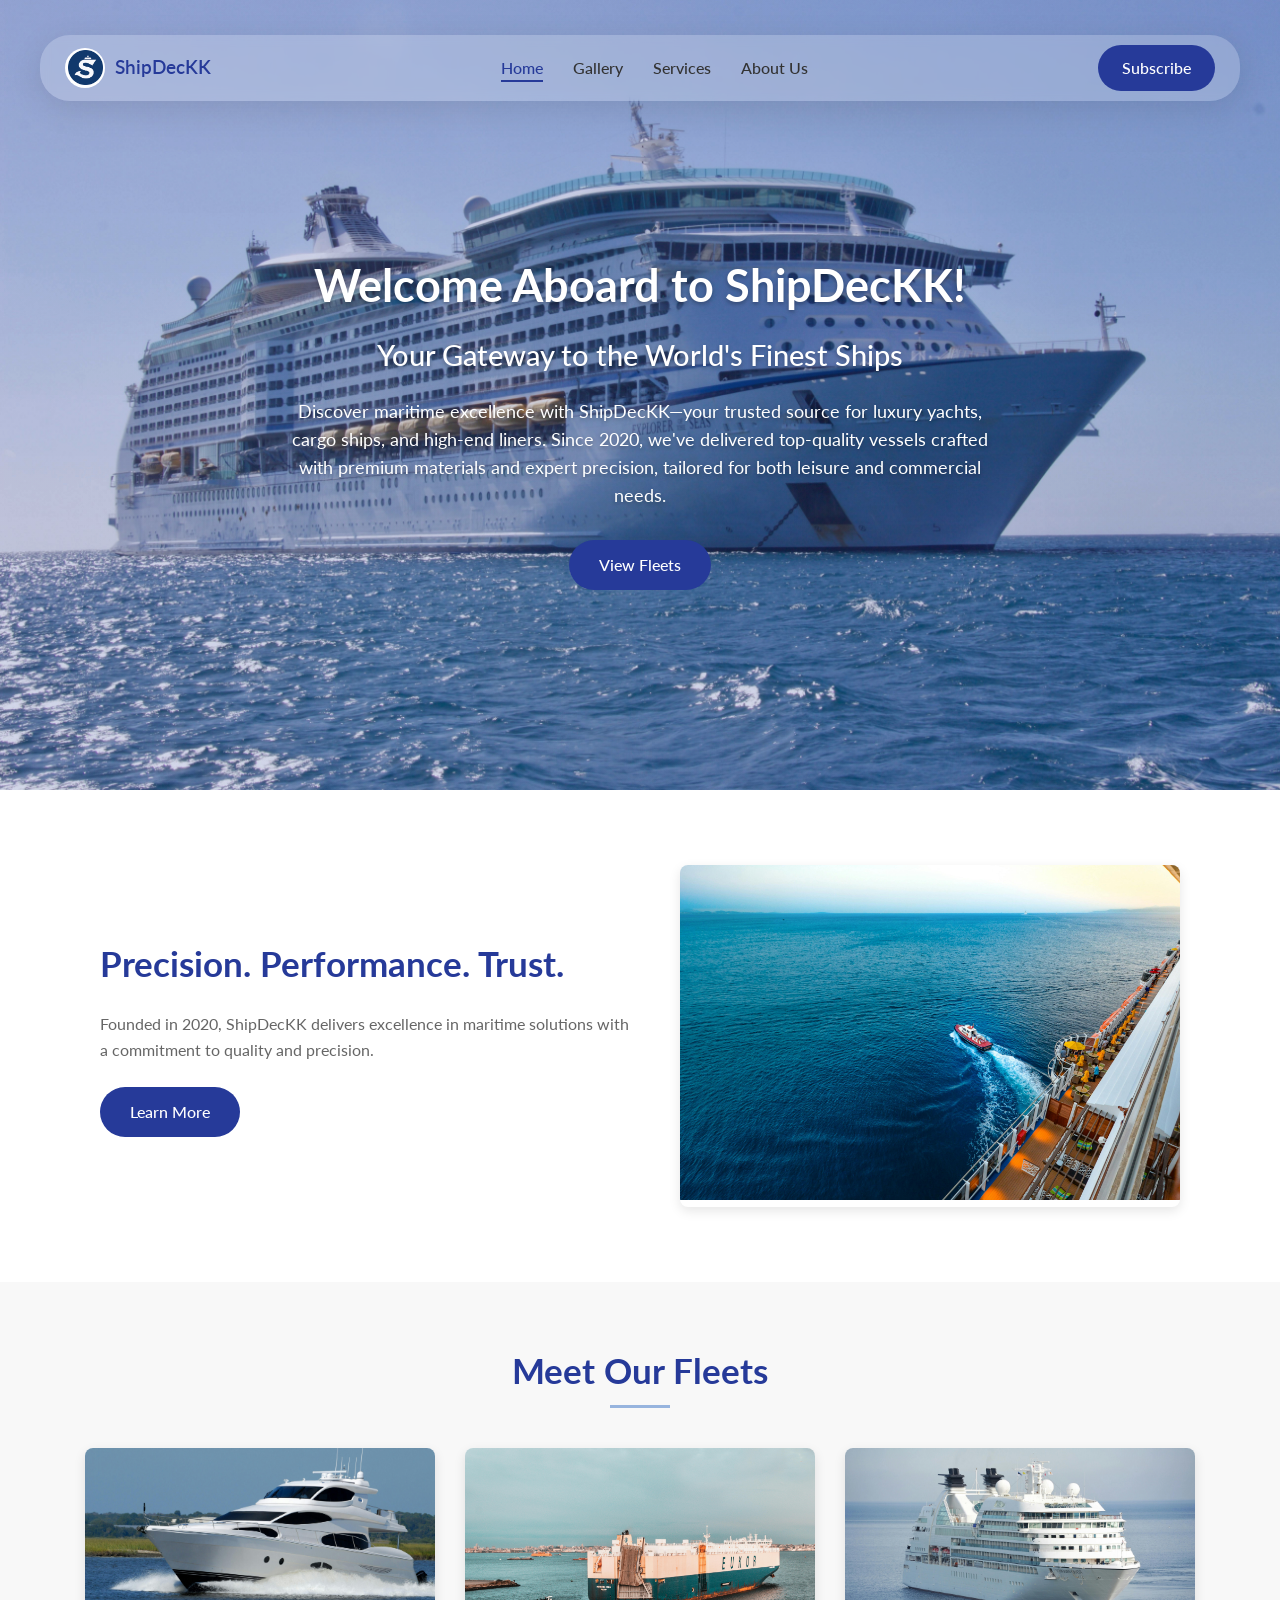
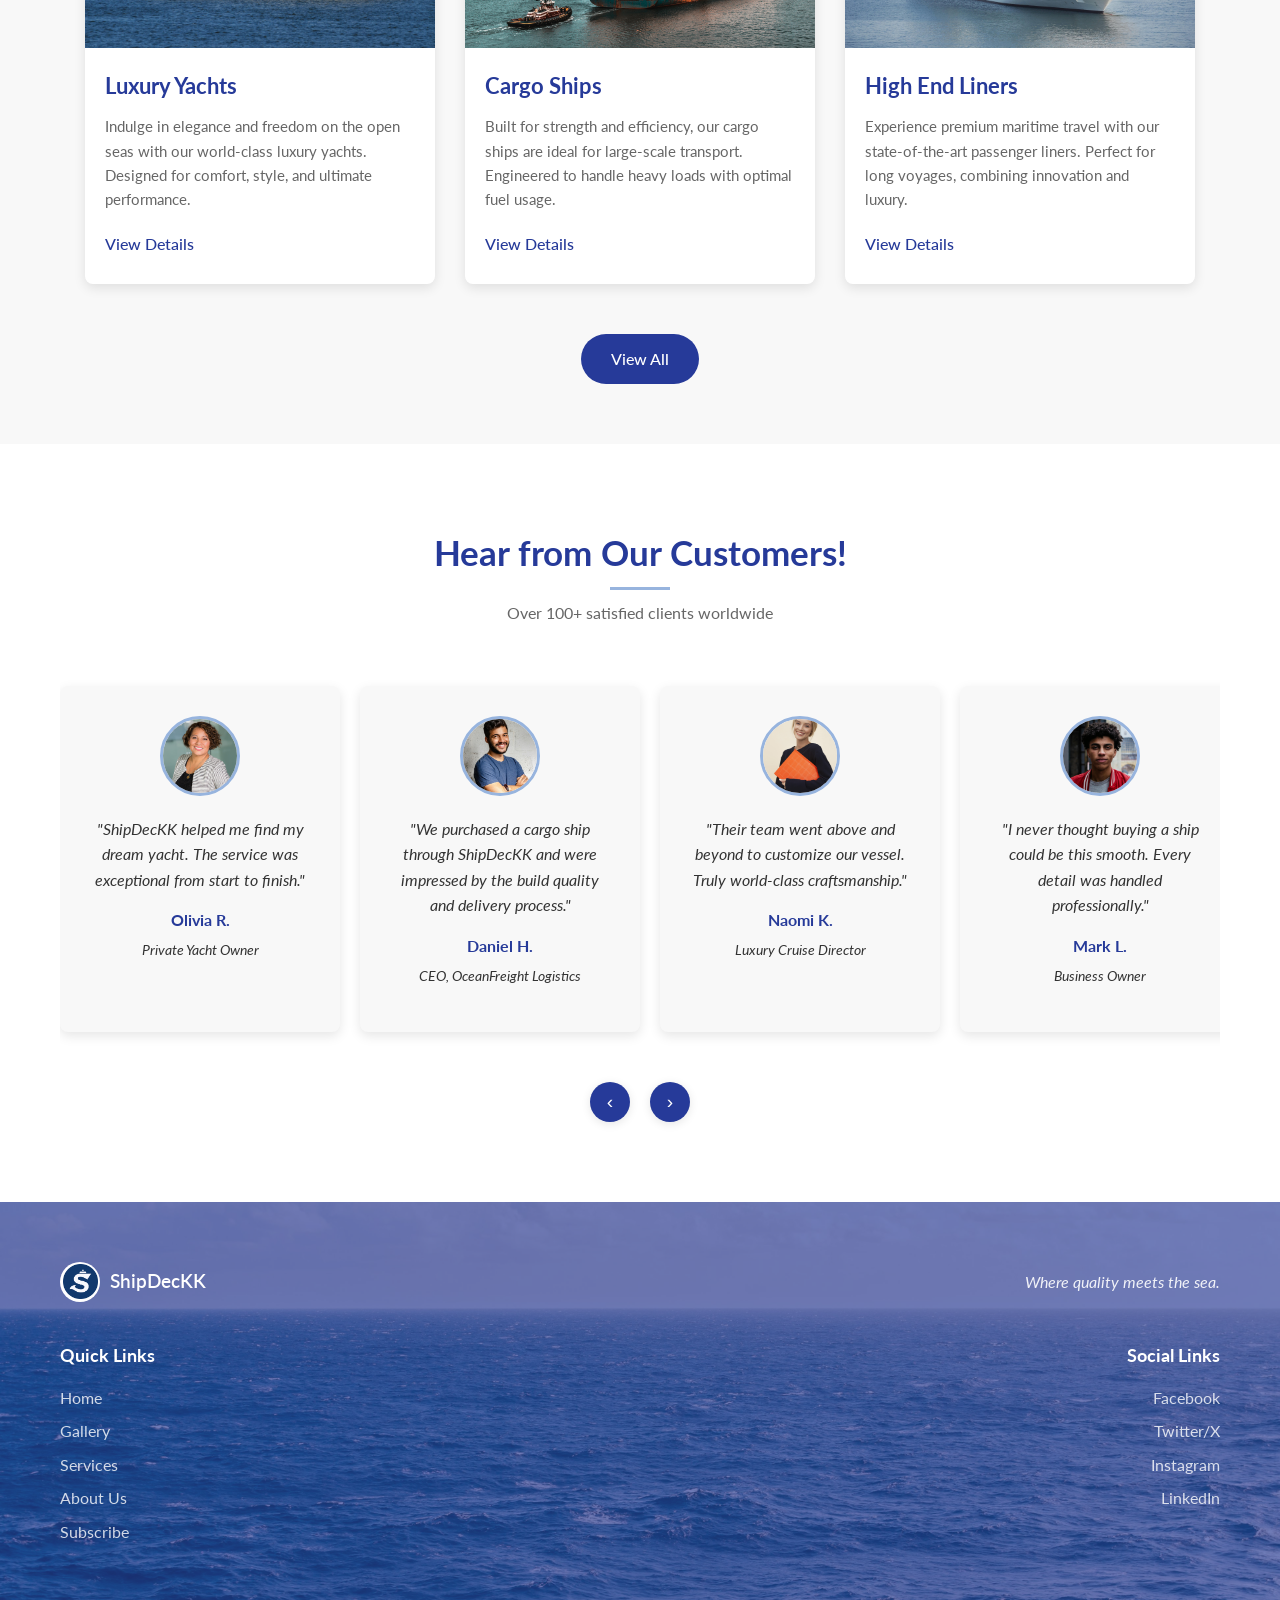
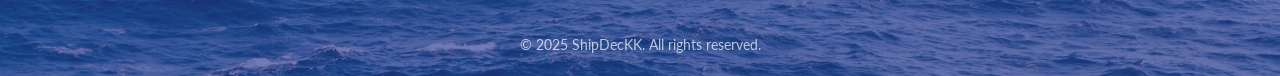
<file: index.html>
<!DOCTYPE html>
<html lang="en">
<head>
    <meta charset="UTF-8">
    <meta name="viewport" content="width=device-width, initial-scale=1.0">
    <title>Home - ShipDecKK</title>
    <link rel="stylesheet" href="/CSS/header.css">
    <link rel="stylesheet" href="/CSS/footer.css">
    <link rel="stylesheet" href="/CSS/home.css">
    <script src="/JavaScript/responsive.js"></script>
    <script src="/JavaScript/home.js"></script>
</head>
<body>
    <header>
        <div class="header-container">
            <div class="logo">
                <div class="logo-circle">
                    <img src="/Assets/Logo.png" alt="ShipDecKK Logo">
                </div>
                <span class="logo-text">ShipDecKK</span>
            </div>
            <nav class="desktop-nav">
                <ul>
                    <li><a href="home.html" class="active">Home</a></li>
                    <li><a href="gallery.html">Gallery</a></li>
                    <li><a href="services.html">Services</a></li>
                    <li><a href="about.html">About Us</a></li>
                </ul>
            </nav>
            <a href="subscribe.html" class="subscribe-btn">Subscribe</a>
            <button class="mobile-menu-btn" aria-label="Menu Toggle">
                <span></span>
                <span></span>
                <span></span>
            </button>
        </div>
        <nav class="mobile-nav">
            <ul>
                <li><a href="home.html" class="active">Home</a></li>
                <li><a href="gallery.html">Gallery</a></li>
                <li><a href="services.html">Services</a></li>
                <li><a href="about.html">About Us</a></li>
                <li><a href="subscribe.html">Subscribe</a></li>
            </ul>
        </nav>
    </header>

    <main>
        <section class="hero-section">
            <div class="container">
                <div class="hero-content">
                    <h1>Welcome Aboard to ShipDecKK!</h1>
                    <h2>Your Gateway to the World's Finest Ships</h2>
                    <p>Discover maritime excellence with ShipDecKK—your trusted source for luxury yachts, cargo ships, and high-end liners. Since 2020, we've delivered top-quality vessels crafted with premium materials and expert precision, tailored for both leisure and commercial needs.</p>
                    <a href="gallery.html" class="cta-button">View Fleets</a>
                </div>
            </div>
        </section>

        <section class="about-section">
            <div class="container">
                <div class="about-content">
                    <div class="about-text">
                        <h2>Precision. Performance. Trust.</h2>
                        <p>Founded in 2020, ShipDecKK delivers excellence in maritime solutions with a commitment to quality and precision.</p>
                        <a href="about.html" class="cta-button">Learn More</a>
                    </div>
                    <div class="about-image">
                        <img src="/Assets/About.jpg" alt="View from a ship deck overlooking the ocean">
                    </div>
                </div>
            </div>
        </section>

        <section class="fleets-section">
            <div class="container">
                <h2 class="section-title">Meet Our Fleets</h2>
                <div class="fleet-cards">
                    <div class="fleet-card">
                        <div class="fleet-image">
                            <img src="/Assets/Yacht.jpg" alt="Luxury yacht on open sea">
                        </div>
                        <div class="fleet-details">
                            <h3>Luxury Yachts</h3>
                            <p>Indulge in elegance and freedom on the open seas with our world-class luxury yachts. Designed for comfort, style, and ultimate performance.</p>
                            <a href="gallery.html?filter=luxury" class="view-details-btn">View Details</a>
                        </div>
                    </div>

                    <div class="fleet-card">
                        <div class="fleet-image">
                            <img src="/Assets/CargoShip.jpg" alt="Modern cargo ship">
                        </div>
                        <div class="fleet-details">
                            <h3>Cargo Ships</h3>
                            <p>Built for strength and efficiency, our cargo ships are ideal for large-scale transport. Engineered to handle heavy loads with optimal fuel usage.</p>
                            <a href="gallery.html?filter=cargo" class="view-details-btn">View Details</a>
                        </div>
                    </div>

                    <div class="fleet-card">
                        <div class="fleet-image">
                            <img src="/Assets/Liners.jpg" alt="High-end cruise liner">
                        </div>
                        <div class="fleet-details">
                            <h3>High End Liners</h3>
                            <p>Experience premium maritime travel with our state-of-the-art passenger liners. Perfect for long voyages, combining innovation and luxury.</p>
                            <a href="gallery.html?filter=cruise" class="view-details-btn">View Details</a>
                        </div>
                    </div>
                </div>
                <div class="view-all">
                    <a href="gallery.html" class="cta-button">View All</a>
                </div>
            </div>
        </section>

        <section class="testimonials-section">
            <div class="container">
                <h2 class="section-title">Hear from Our Customers!</h2>
                <p class="testimonial-subtitle">Over 100+ satisfied clients worldwide</p>
                
                <div class="testimonial-container">
                    <div class="testimonial-cards">
                        <div class="testimonial-card">
                            <div class="testimonial-image">
                                <img src="/Assets/Customer4.jpg" alt="Olivia R.">
                            </div>
                            <div class="testimonial-content">
                                <p>"ShipDecKK helped me find my dream yacht. The service was exceptional from start to finish."</p>
                                <h4>Olivia R.</h4>
                                <p class="testimonial-position">Private Yacht Owner</p>
                            </div>
                        </div>
                        
                        <div class="testimonial-card">
                            <div class="testimonial-image">
                                <img src="/Assets/Customer3.jpg" alt="Daniel H.">
                            </div>
                            <div class="testimonial-content">
                                <p>"We purchased a cargo ship through ShipDecKK and were impressed by the build quality and delivery process."</p>
                                <h4>Daniel H.</h4>
                                <p class="testimonial-position">CEO, OceanFreight Logistics</p>
                            </div>
                        </div>
                        
                        <div class="testimonial-card">
                            <div class="testimonial-image">
                                <img src="/Assets/Customer5.jpg" alt="Naomi K.">
                            </div>
                            <div class="testimonial-content">
                                <p>"Their team went above and beyond to customize our vessel. Truly world-class craftsmanship."</p>
                                <h4>Naomi K.</h4>
                                <p class="testimonial-position">Luxury Cruise Director</p>
                            </div>
                        </div>
                        
                        <div class="testimonial-card">
                            <div class="testimonial-image">
                                <img src="/Assets/Customer1.jpg" alt="Mark L.">
                            </div>
                            <div class="testimonial-content">
                                <p>"I never thought buying a ship could be this smooth. Every detail was handled professionally."</p>
                                <h4>Mark L.</h4>
                                <p class="testimonial-position">Business Owner</p>
                            </div>
                        </div>
                        
                        <div class="testimonial-card">
                            <div class="testimonial-image">
                                <img src="/Assets/Customer2.jpg" alt="Sarah J.">
                            </div>
                            <div class="testimonial-content">
                                <p>"Thanks to ShipDecKK, we expanded our fleet with confidence. Reliable, transparent, and efficient."</p>
                                <h4>Capt. Adrian W.</h4>
                                <p class="testimonial-position">Fleet Manager, GlobalMarine</p>
                            </div>
                        </div>
                        
                        <div class="testimonial-card">
                            <div class="testimonial-image">
                                <img src="/Assets/Customer6.jpg" alt="Robert T.">
                            </div>
                            <div class="testimonial-content">
                                <p>"Outstanding service from beginning to end. They understood our needs perfectly."</p>
                                <h4>Robert T.</h4>
                                <p class="testimonial-position">Charter Client</p>
                            </div>
                        </div>
                    </div>
                    
                    <div class="testimonial-nav">
                        <button class="testimonial-nav-btn prev-btn" aria-label="Previous Testimonials">&#8249;</button>
                        <button class="testimonial-nav-btn next-btn" aria-label="Next Testimonials">&#8250;</button>
                    </div>
                </div>
            </div>
        </section>
    </main>

    <footer>
        <div class="footer-container">
            <div class="footer-top">
                <div class="footer-logo">
                    <div class="logo-circle">
                        <img src="/Assets/Logo.png" alt="ShipDecKK Logo">
                    </div>
                    <span class="logo-text">ShipDecKK</span>
                </div>
                <p class="tagline">Where quality meets the sea.</p>
            </div>
            
            <div class="footer-links">
                <div class="quick-links">
                    <h4>Quick Links</h4>
                    <ul>
                        <li><a href="home.html">Home</a></li>
                        <li><a href="gallery.html">Gallery</a></li>
                        <li><a href="services.html">Services</a></li>
                        <li><a href="about.html">About Us</a></li>
                        <li><a href="subscribe.html">Subscribe</a></li>
                    </ul>
                </div>
                
                <div class="social-links">
                    <h4>Social Links</h4>
                    <ul>
                        <li><a href="#" target="_blank">Facebook</a></li>
                        <li><a href="#" target="_blank">Twitter/X</a></li>
                        <li><a href="#" target="_blank">Instagram</a></li>
                        <li><a href="#" target="_blank">LinkedIn</a></li>
                    </ul>
                </div>
            </div>
        </div>
        <div class="copyright">
            <p>&copy; 2025 ShipDecKK. All rights reserved.</p>
        </div>
    </footer>
</body>
</html>
</file>
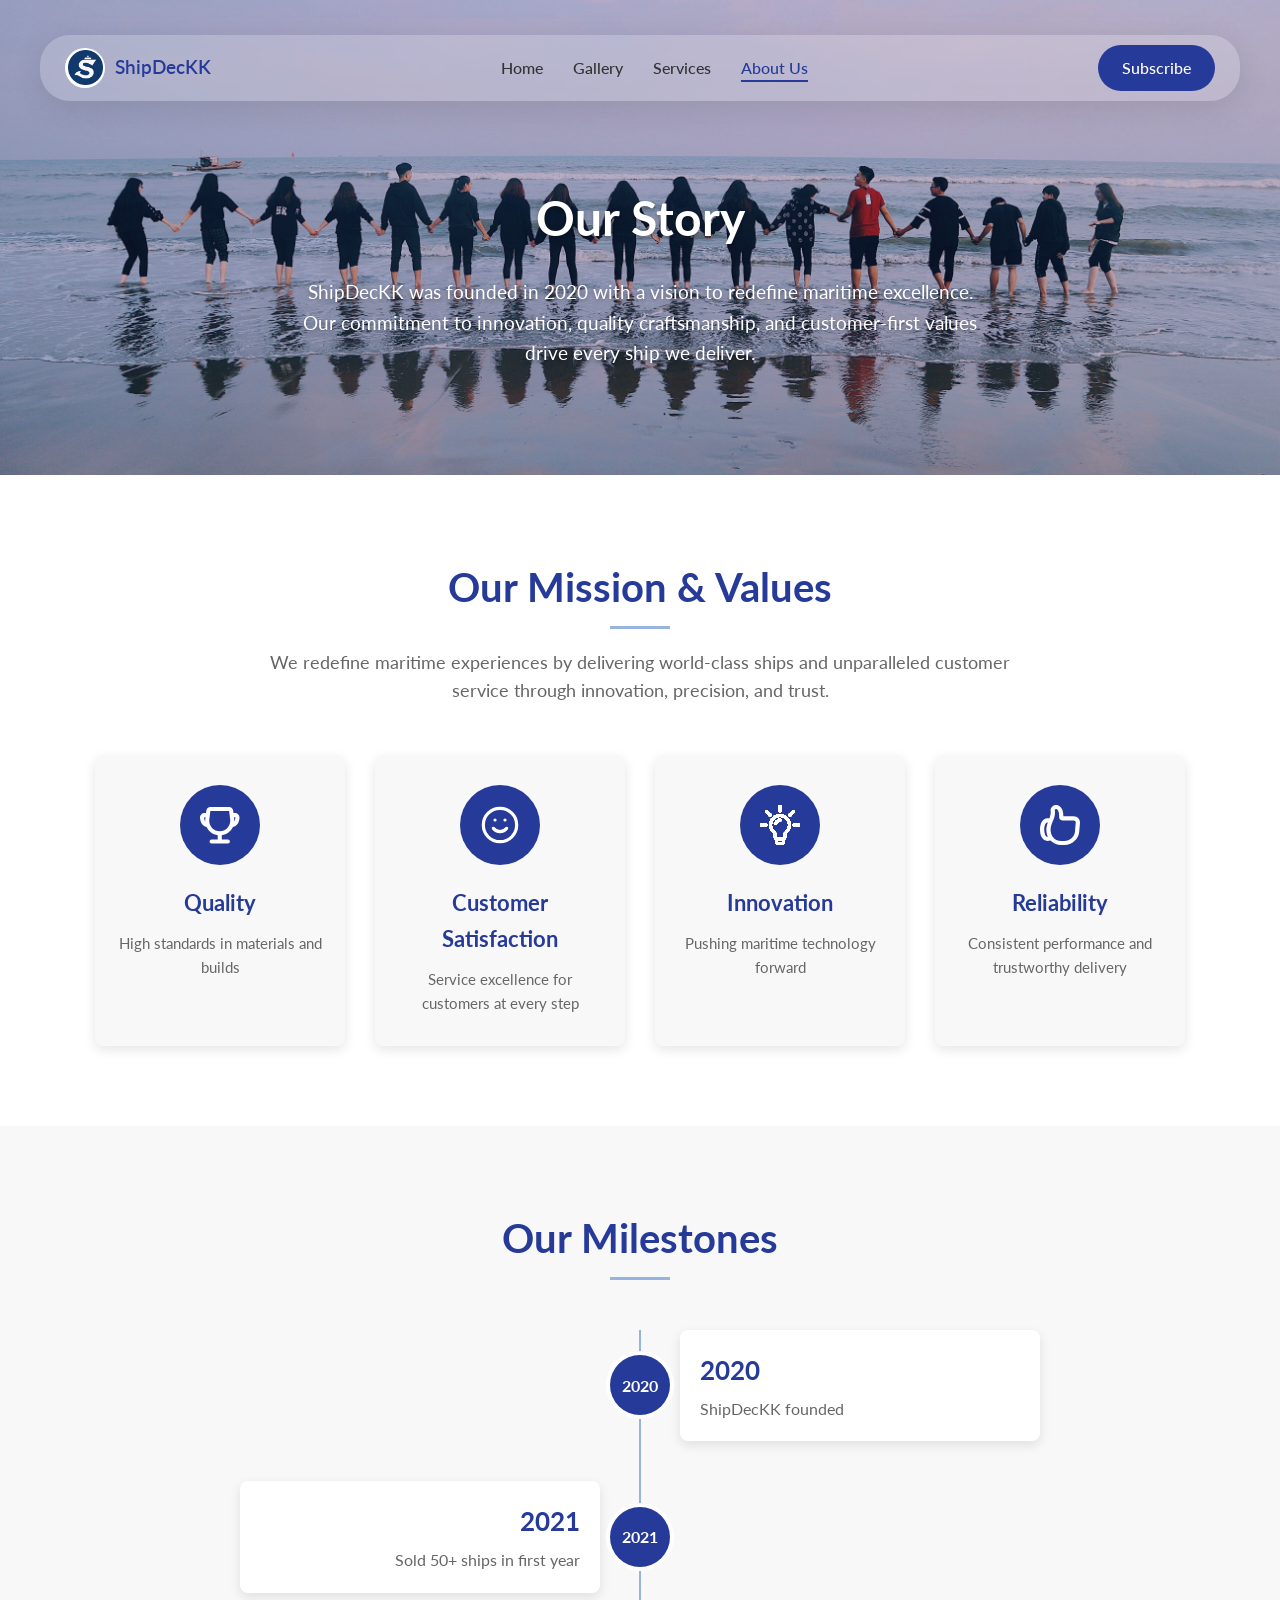
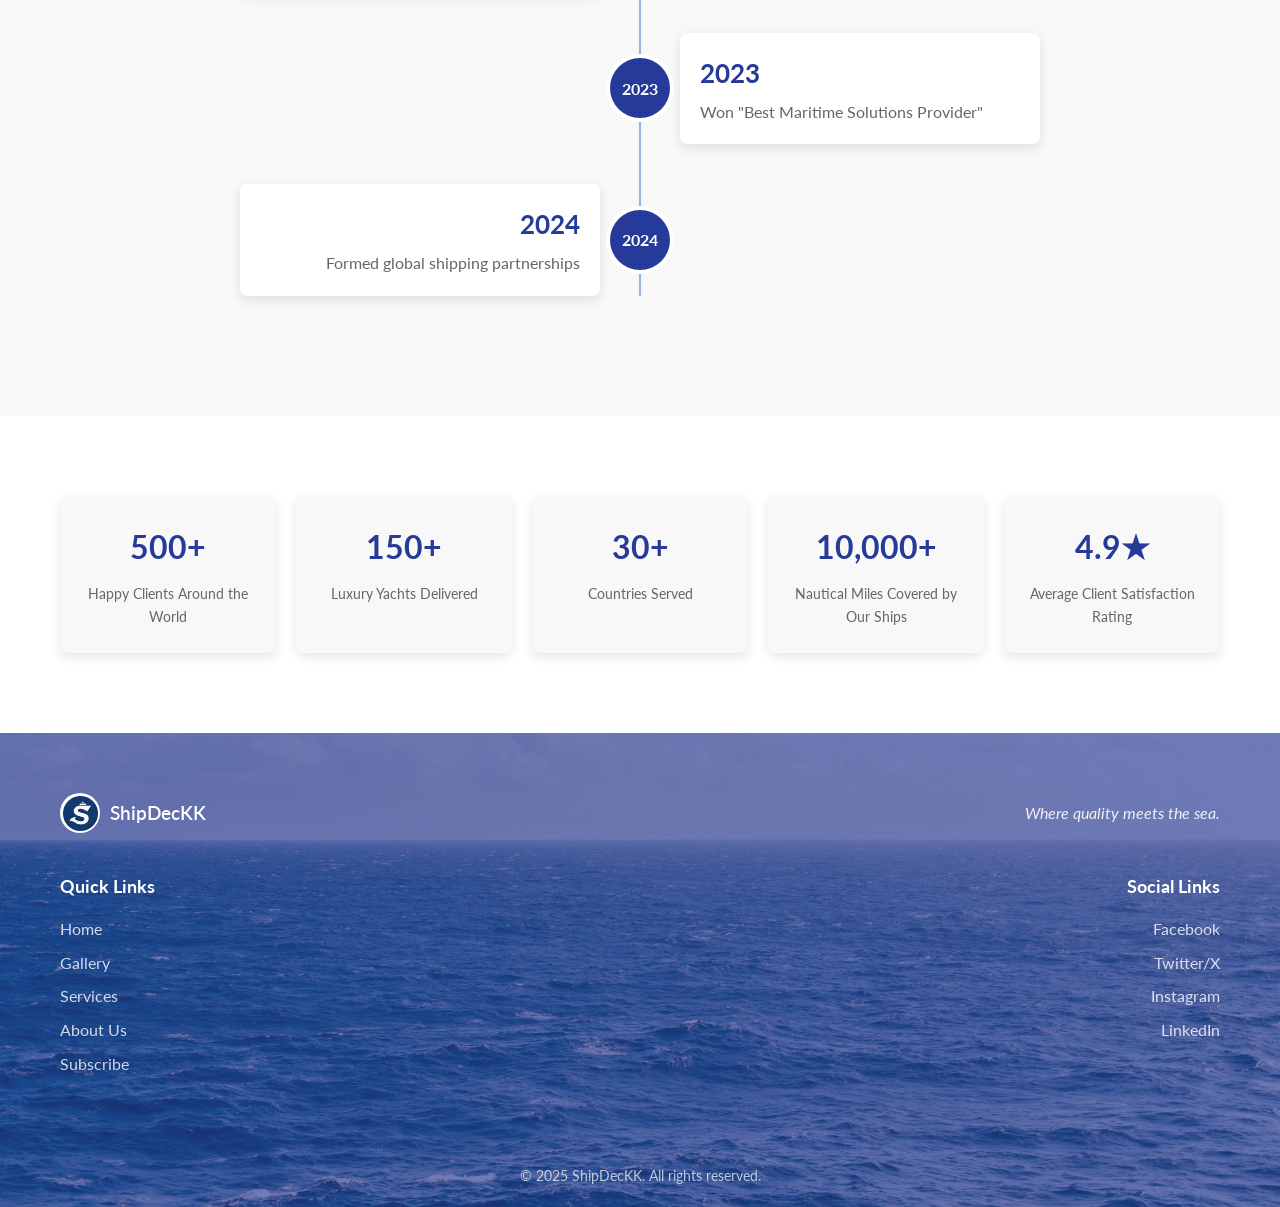
<file: about.html>
<!DOCTYPE html>
<html lang="en">
<head>
    <meta charset="UTF-8">
    <meta name="viewport" content="width=device-width, initial-scale=1.0">
    <title>About Us - ShipDecKK</title>
    <link rel="stylesheet" href="/CSS/header.css">
    <link rel="stylesheet" href="/CSS/footer.css">
    <link rel="stylesheet" href="/CSS/about.css">
    <script src="/JavaScript/responsive.js"></script>
</head>
<body>
    <header>
        <div class="header-container">
            <div class="logo">
                <div class="logo-circle">
                    <img src="/Assets/Logo.png" alt="ShipDecKK Logo">
                </div>
                <span class="logo-text">ShipDecKK</span>
            </div>
            <nav class="desktop-nav">
                <ul>
                    <li><a href="index.html">Home</a></li>
                    <li><a href="gallery.html">Gallery</a></li>
                    <li><a href="services.html">Services</a></li>
                    <li><a href="about.html" class="active">About Us</a></li>
                </ul>
            </nav>
            <a href="subscribe.html" class="subscribe-btn">Subscribe</a>
            <button class="mobile-menu-btn" aria-label="Menu Toggle">
                <span></span>
                <span></span>
                <span></span>
            </button>
        </div>
        <nav class="mobile-nav">
            <ul>
                <li><a href="index.html">Home</a></li>
                <li><a href="gallery.html">Gallery</a></li>
                <li><a href="services.html">Services</a></li>
                <li><a href="about.html" class="active">About Us</a></li>
                <li><a href="subscribe.html">Subscribe</a></li>
            </ul>
        </nav>
    </header>

    <main>
        <section class="hero-section">
            <div class="container">
                <div class="hero-content">
                    <h1>Our Story</h1>
                    <p>ShipDecKK was founded in 2020 with a vision to redefine maritime excellence. Our commitment to innovation, quality craftsmanship, and customer-first values drive every ship we deliver.</p>
                </div>
            </div>
        </section>

        <section class="mission-section">
            <div class="container">
                <h2>Our Mission & Values</h2>
                <p class="mission-text">We redefine maritime experiences by delivering world-class ships and unparalleled customer service through innovation, precision, and trust.</p>
                
                <div class="values-container">
                    <div class="value-card">
                        <div class="value-icon">
                            <img src="/Assets/TrophyIcon.svg" alt="Quality Icon">
                        </div>
                        <h3>Quality</h3>
                        <p>High standards in materials and builds</p>
                    </div>
                    
                    <div class="value-card">
                        <div class="value-icon">
                            <img src="/Assets/SmileIcon.svg" alt="Customer Satisfaction Icon">
                        </div>
                        <h3>Customer Satisfaction</h3>
                        <p>Service excellence for customers at every step</p>
                    </div>
                    
                    <div class="value-card">
                        <div class="value-icon">
                            <img src="/Assets/IdeaIcon.svg" alt="Innovation Icon">
                        </div>
                        <h3>Innovation</h3>
                        <p>Pushing maritime technology forward</p>
                    </div>
                    
                    <div class="value-card">
                        <div class="value-icon">
                            <img src="/Assets/ThumbIcon.svg" alt="Reliability Icon">
                        </div>
                        <h3>Reliability</h3>
                        <p>Consistent performance and trustworthy delivery</p>
                    </div>
                </div>
            </div>
        </section>

        <section class="milestones-section">
            <div class="container">
                <h2>Our Milestones</h2>
                
                <div class="timeline">
                    <div class="milestone-card">
                        <div class="milestone-icon">
                            <span>2020</span>
                        </div>
                        <div class="milestone-content">
                            <h3>2020</h3>
                            <p>ShipDecKK founded</p>
                        </div>
                    </div>
                    
                    <div class="milestone-card">
                        <div class="milestone-icon">
                            <span>2021</span>
                        </div>
                        <div class="milestone-content">
                            <h3>2021</h3>
                            <p>Sold 50+ ships in first year</p>
                        </div>
                    </div>
                    
                    <div class="milestone-card">
                        <div class="milestone-icon">
                            <span>2023</span>
                        </div>
                        <div class="milestone-content">
                            <h3>2023</h3>
                            <p>Won "Best Maritime Solutions Provider"</p>
                        </div>
                    </div>
                    
                    <div class="milestone-card">
                        <div class="milestone-icon">
                            <span>2024</span>
                        </div>
                        <div class="milestone-content">
                            <h3>2024</h3>
                            <p>Formed global shipping partnerships</p>
                        </div>
                    </div>
                </div>
            </div>
        </section>

        <section class="stats-section">
            <div class="container">
                <div class="stats-container">
                    <div class="stat-card">
                        <h3>500+</h3>
                        <p>Happy Clients Around the World</p>
                    </div>
                    
                    <div class="stat-card">
                        <h3>150+</h3>
                        <p>Luxury Yachts Delivered</p>
                    </div>
                    
                    <div class="stat-card">
                        <h3>30+</h3>
                        <p>Countries Served</p>
                    </div>
                    
                    <div class="stat-card">
                        <h3>10,000+</h3>
                        <p>Nautical Miles Covered by Our Ships</p>
                    </div>
                    
                    <div class="stat-card">
                        <h3>4.9★</h3>
                        <p>Average Client Satisfaction Rating</p>
                    </div>
                </div>
            </div>
        </section>
    </main>

    <footer>
        <div class="footer-container">
            <div class="footer-top">
                <div class="footer-logo">
                    <div class="logo-circle">
                        <img src="/Assets/Logo.png" alt="ShipDecKK Logo">
                    </div>
                    <span class="logo-text">ShipDecKK</span>
                </div>
                <p class="tagline">Where quality meets the sea.</p>
            </div>
            
            <div class="footer-links">
                <div class="quick-links">
                    <h4>Quick Links</h4>
                    <ul>
                        <li><a href="index.html">Home</a></li>
                        <li><a href="gallery.html">Gallery</a></li>
                        <li><a href="services.html">Services</a></li>
                        <li><a href="about.html">About Us</a></li>
                        <li><a href="subscribe.html">Subscribe</a></li>
                    </ul>
                </div>
                
                <div class="social-links">
                    <h4>Social Links</h4>
                    <ul>
                        <li><a href="#" target="_blank">Facebook</a></li>
                        <li><a href="#" target="_blank">Twitter/X</a></li>
                        <li><a href="#" target="_blank">Instagram</a></li>
                        <li><a href="#" target="_blank">LinkedIn</a></li>
                    </ul>
                </div>
            </div>
        </div>
        <div class="copyright">
            <p>&copy; 2025 ShipDecKK. All rights reserved.</p>
        </div>
    </footer>
</body>
</html>
</file>
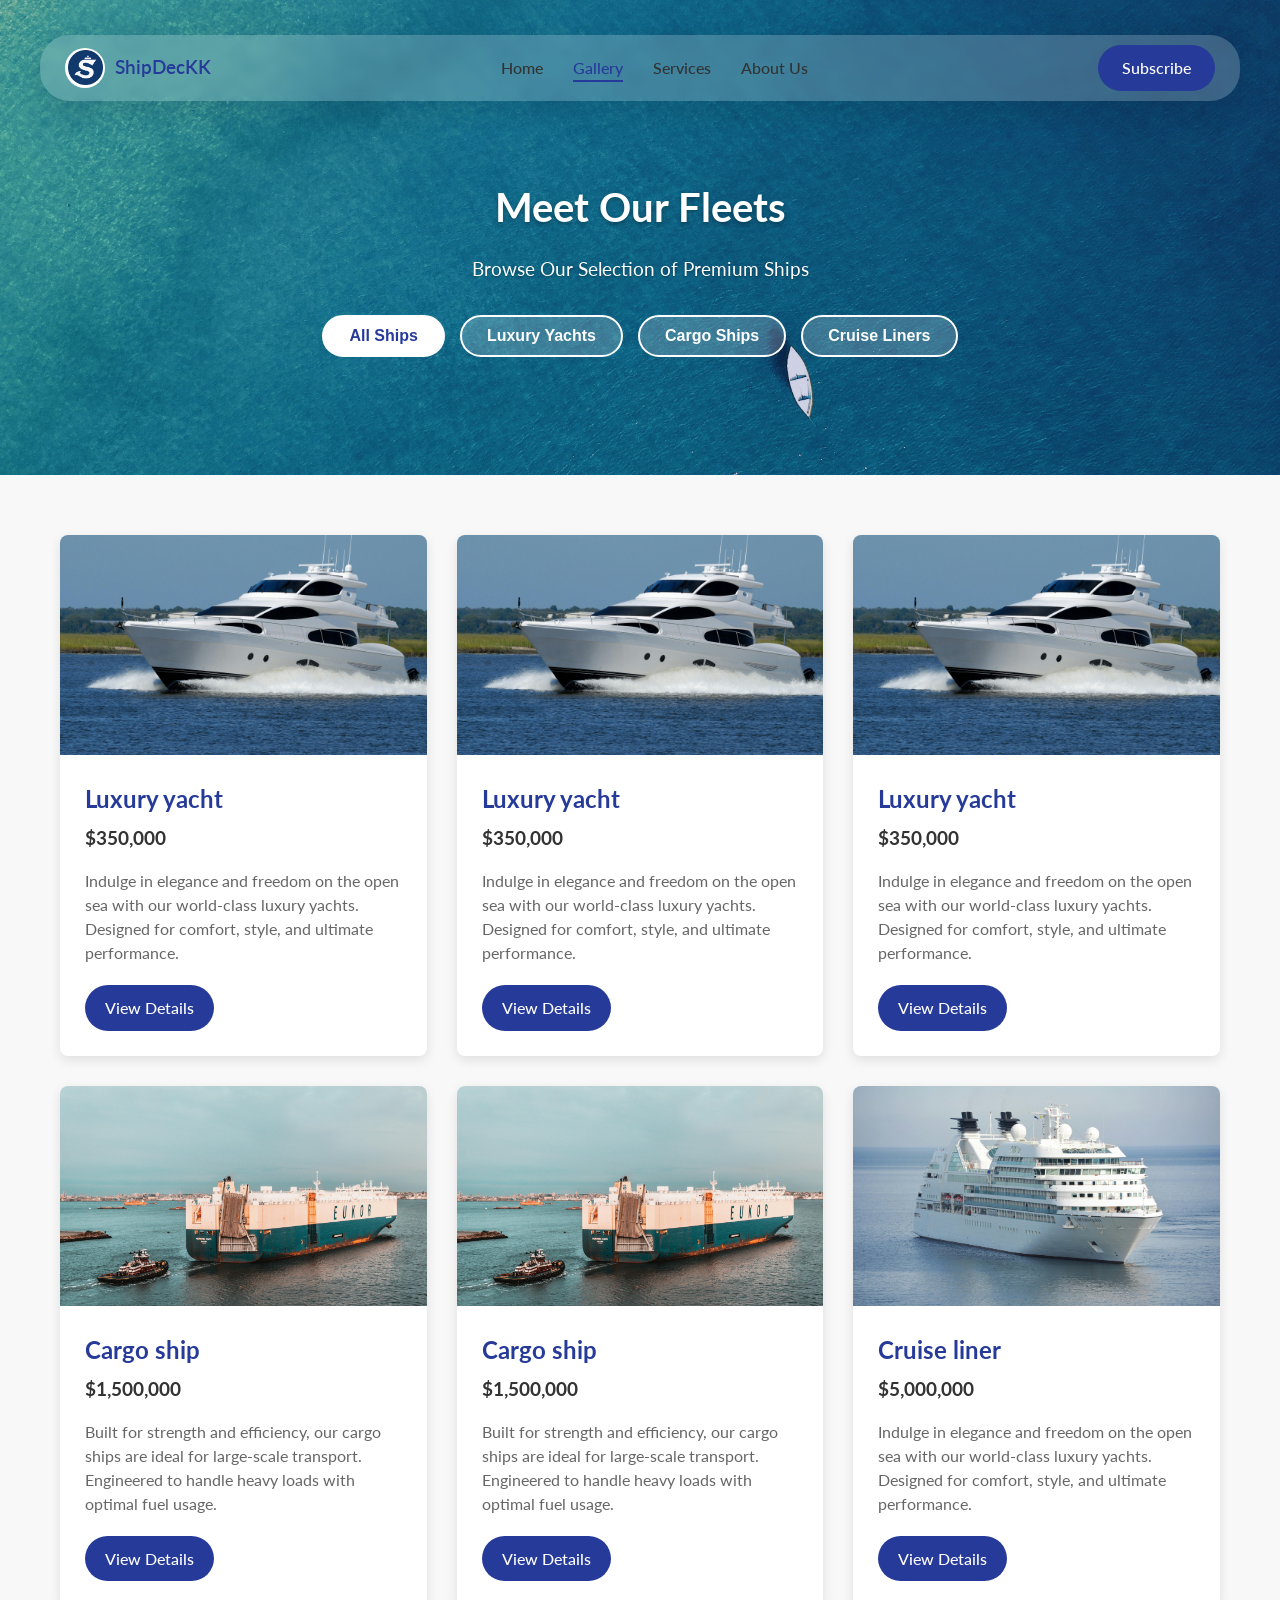
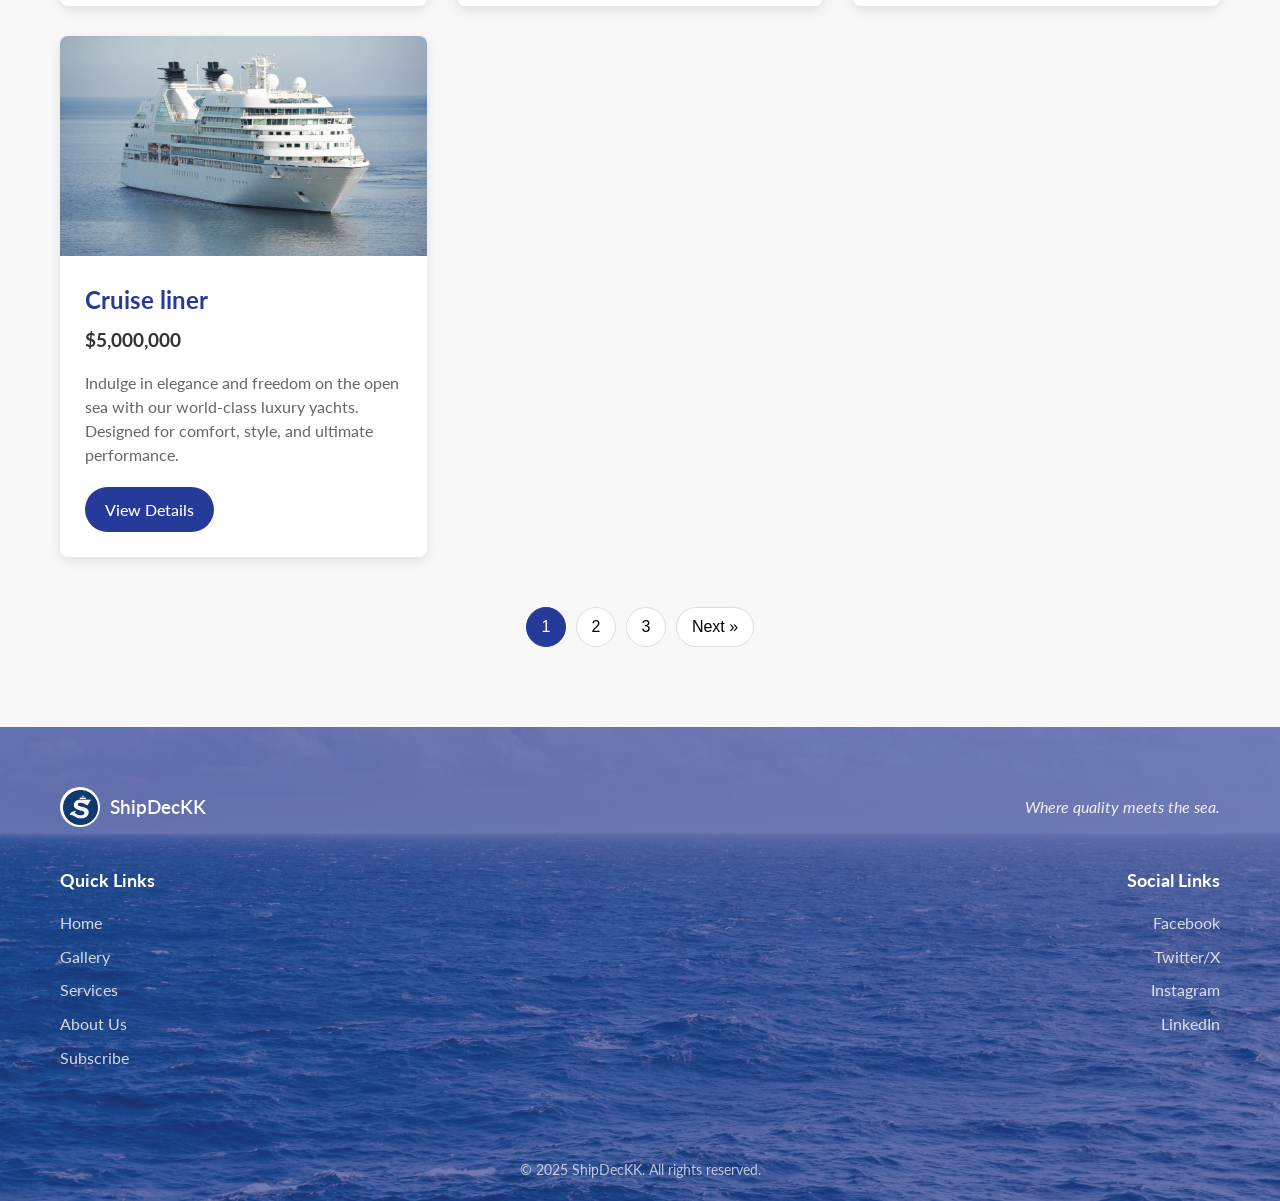
<file: gallery.html>
<!DOCTYPE html>
<html lang="en">
<head>
    <meta charset="UTF-8">
    <meta name="viewport" content="width=device-width, initial-scale=1.0">
    <title>Gallery - ShipDecKK</title>
    <link rel="stylesheet" href="/CSS/header.css">
    <link rel="stylesheet" href="/CSS/footer.css">
    <link rel="stylesheet" href="/CSS/gallery.css">
    <script src="/JavaScript/responsive.js"></script>
    <script src="/JavaScript/gallery.js"></script>
</head>
<body>
    <header>
        <div class="header-container">
            <div class="logo">
                <div class="logo-circle">
                    <img src="/Assets/Logo.png" alt="ShipDecKK Logo">
                </div>
                <span class="logo-text">ShipDecKK</span>
            </div>
            <nav class="desktop-nav">
                <ul>
                    <li><a href="index.html">Home</a></li>
                    <li><a href="gallery.html" class="active">Gallery</a></li>
                    <li><a href="services.html">Services</a></li>
                    <li><a href="about.html">About Us</a></li>
                </ul>
            </nav>
            <a href="subscribe.html" class="subscribe-btn">Subscribe</a>
            <button class="mobile-menu-btn" aria-label="Menu Toggle">
                <span></span>
                <span></span>
                <span></span>
            </button>
        </div>
        <nav class="mobile-nav">
            <ul>
                <li><a href="index.html">Home</a></li>
                <li><a href="gallery.html" class="active">Gallery</a></li>
                <li><a href="services.html">Services</a></li>
                <li><a href="about.html">About Us</a></li>
                <li><a href="subscribe.html">Subscribe</a></li>
            </ul>
        </nav>
    </header>

    <main>
        <section class="gallery-hero">
            <div class="container">
                <div class="hero-content">
                    <h1>Meet Our Fleets</h1>
                    <p>Browse Our Selection of Premium Ships</p>
                    
                    <div class="filter-buttons">
                        <button class="filter-btn active" data-filter="all">All Ships</button>
                        <button class="filter-btn" data-filter="luxury">Luxury Yachts</button>
                        <button class="filter-btn" data-filter="cargo">Cargo Ships</button>
                        <button class="filter-btn" data-filter="cruise">Cruise Liners</button>
                    </div>
                </div>
            </div>
        </section>

        <section class="gallery-section">
            <div class="container">
                <div class="gallery-grid">
                    <div class="gallery-item luxury">
                        <div class="gallery-image">
                            <img src="/Assets/Yacht.jpg" alt="Luxury yacht">
                            <div class="gallery-overlay">
                                <a href="#" class="view-details">View Details</a>
                            </div>
                        </div>
                        <div class="gallery-info">
                            <h3>Luxury yacht</h3>
                            <span class="gallery-price">$350,000</span>
                            <p>Indulge in elegance and freedom on the open sea with our world-class luxury yachts. Designed for comfort, style, and ultimate performance.</p>
                            <a href="#" class="details-btn">View Details</a>
                        </div>
                    </div>
                    
                    <div class="gallery-item luxury">
                        <div class="gallery-image">
                            <img src="/Assets/Yacht.jpg" alt="Luxury yacht">
                            <div class="gallery-overlay">
                                <a href="#" class="view-details">View Details</a>
                            </div>
                        </div>
                        <div class="gallery-info">
                            <h3>Luxury yacht</h3>
                            <span class="gallery-price">$350,000</span>
                            <p>Indulge in elegance and freedom on the open sea with our world-class luxury yachts. Designed for comfort, style, and ultimate performance.</p>
                            <a href="#" class="details-btn">View Details</a>
                        </div>
                    </div>
                    
                    <div class="gallery-item luxury">
                        <div class="gallery-image">
                            <img src="/Assets/Yacht.jpg" alt="Luxury yacht">
                            <div class="gallery-overlay">
                                <a href="#" class="view-details">View Details</a>
                            </div>
                        </div>
                        <div class="gallery-info">
                            <h3>Luxury yacht</h3>
                            <span class="gallery-price">$350,000</span>
                            <p>Indulge in elegance and freedom on the open sea with our world-class luxury yachts. Designed for comfort, style, and ultimate performance.</p>
                            <a href="#" class="details-btn">View Details</a>
                        </div>
                    </div>

                    <div class="gallery-item cargo">
                        <div class="gallery-image">
                            <img src="/Assets/CargoShip.jpg" alt="Cargo ship">
                            <div class="gallery-overlay">
                                <a href="#" class="view-details">View Details</a>
                            </div>
                        </div>
                        <div class="gallery-info">
                            <h3>Cargo ship</h3>
                            <span class="gallery-price">$1,500,000</span>
                            <p>Built for strength and efficiency, our cargo ships are ideal for large-scale transport. Engineered to handle heavy loads with optimal fuel usage.</p>
                            <a href="#" class="details-btn">View Details</a>
                        </div>
                    </div>
                    
                    <div class="gallery-item cargo">
                        <div class="gallery-image">
                            <img src="/Assets/CargoShip.jpg" alt="Cargo ship">
                            <div class="gallery-overlay">
                                <a href="#" class="view-details">View Details</a>
                            </div>
                        </div>
                        <div class="gallery-info">
                            <h3>Cargo ship</h3>
                            <span class="gallery-price">$1,500,000</span>
                            <p>Built for strength and efficiency, our cargo ships are ideal for large-scale transport. Engineered to handle heavy loads with optimal fuel usage.</p>
                            <a href="#" class="details-btn">View Details</a>
                        </div>
                    </div>

                    <div class="gallery-item cruise">
                        <div class="gallery-image">
                            <img src="/Assets/Liners.jpg" alt="Cruise liner">
                            <div class="gallery-overlay">
                                <a href="#" class="view-details">View Details</a>
                            </div>
                        </div>
                        <div class="gallery-info">
                            <h3>Cruise liner</h3>
                            <span class="gallery-price">$5,000,000</span>
                            <p>Indulge in elegance and freedom on the open sea with our world-class luxury yachts. Designed for comfort, style, and ultimate performance.</p>
                            <a href="#" class="details-btn">View Details</a>
                        </div>
                    </div>
                    
                    <div class="gallery-item cruise">
                        <div class="gallery-image">
                            <img src="/Assets/Liners.jpg" alt="Cruise liner">
                            <div class="gallery-overlay">
                                <a href="#" class="view-details">View Details</a>
                            </div>
                        </div>
                        <div class="gallery-info">
                            <h3>Cruise liner</h3>
                            <span class="gallery-price">$5,000,000</span>
                            <p>Indulge in elegance and freedom on the open sea with our world-class luxury yachts. Designed for comfort, style, and ultimate performance.</p>
                            <a href="#" class="details-btn">View Details</a>
                        </div>
                    </div>
                </div>
                
                <div class="pagination">
                    <button class="pagination-btn active">1</button>
                    <button class="pagination-btn">2</button>
                    <button class="pagination-btn">3</button>
                    <button class="pagination-btn next">Next »</button>
                </div>
            </div>
        </section>
    </main>

    <footer>
        <div class="footer-container">
            <div class="footer-top">
                <div class="footer-logo">
                    <div class="logo-circle">
                        <img src="/Assets/Logo.png" alt="ShipDecKK Logo">
                    </div>
                    <span class="logo-text">ShipDecKK</span>
                </div>
                <p class="tagline">Where quality meets the sea.</p>
            </div>
            
            <div class="footer-links">
                <div class="quick-links">
                    <h4>Quick Links</h4>
                    <ul>
                        <li><a href="index.html">Home</a></li>
                        <li><a href="gallery.html">Gallery</a></li>
                        <li><a href="services.html">Services</a></li>
                        <li><a href="about.html">About Us</a></li>
                        <li><a href="subscribe.html">Subscribe</a></li>
                    </ul>
                </div>
                
                <div class="social-links">
                    <h4>Social Links</h4>
                    <ul>
                        <li><a href="#" target="_blank">Facebook</a></li>
                        <li><a href="#" target="_blank">Twitter/X</a></li>
                        <li><a href="#" target="_blank">Instagram</a></li>
                        <li><a href="#" target="_blank">LinkedIn</a></li>
                    </ul>
                </div>
            </div>
        </div>
        <div class="copyright">
            <p>&copy; 2025 ShipDecKK. All rights reserved.</p>
        </div>
    </footer>

</body>
</html>
</file>
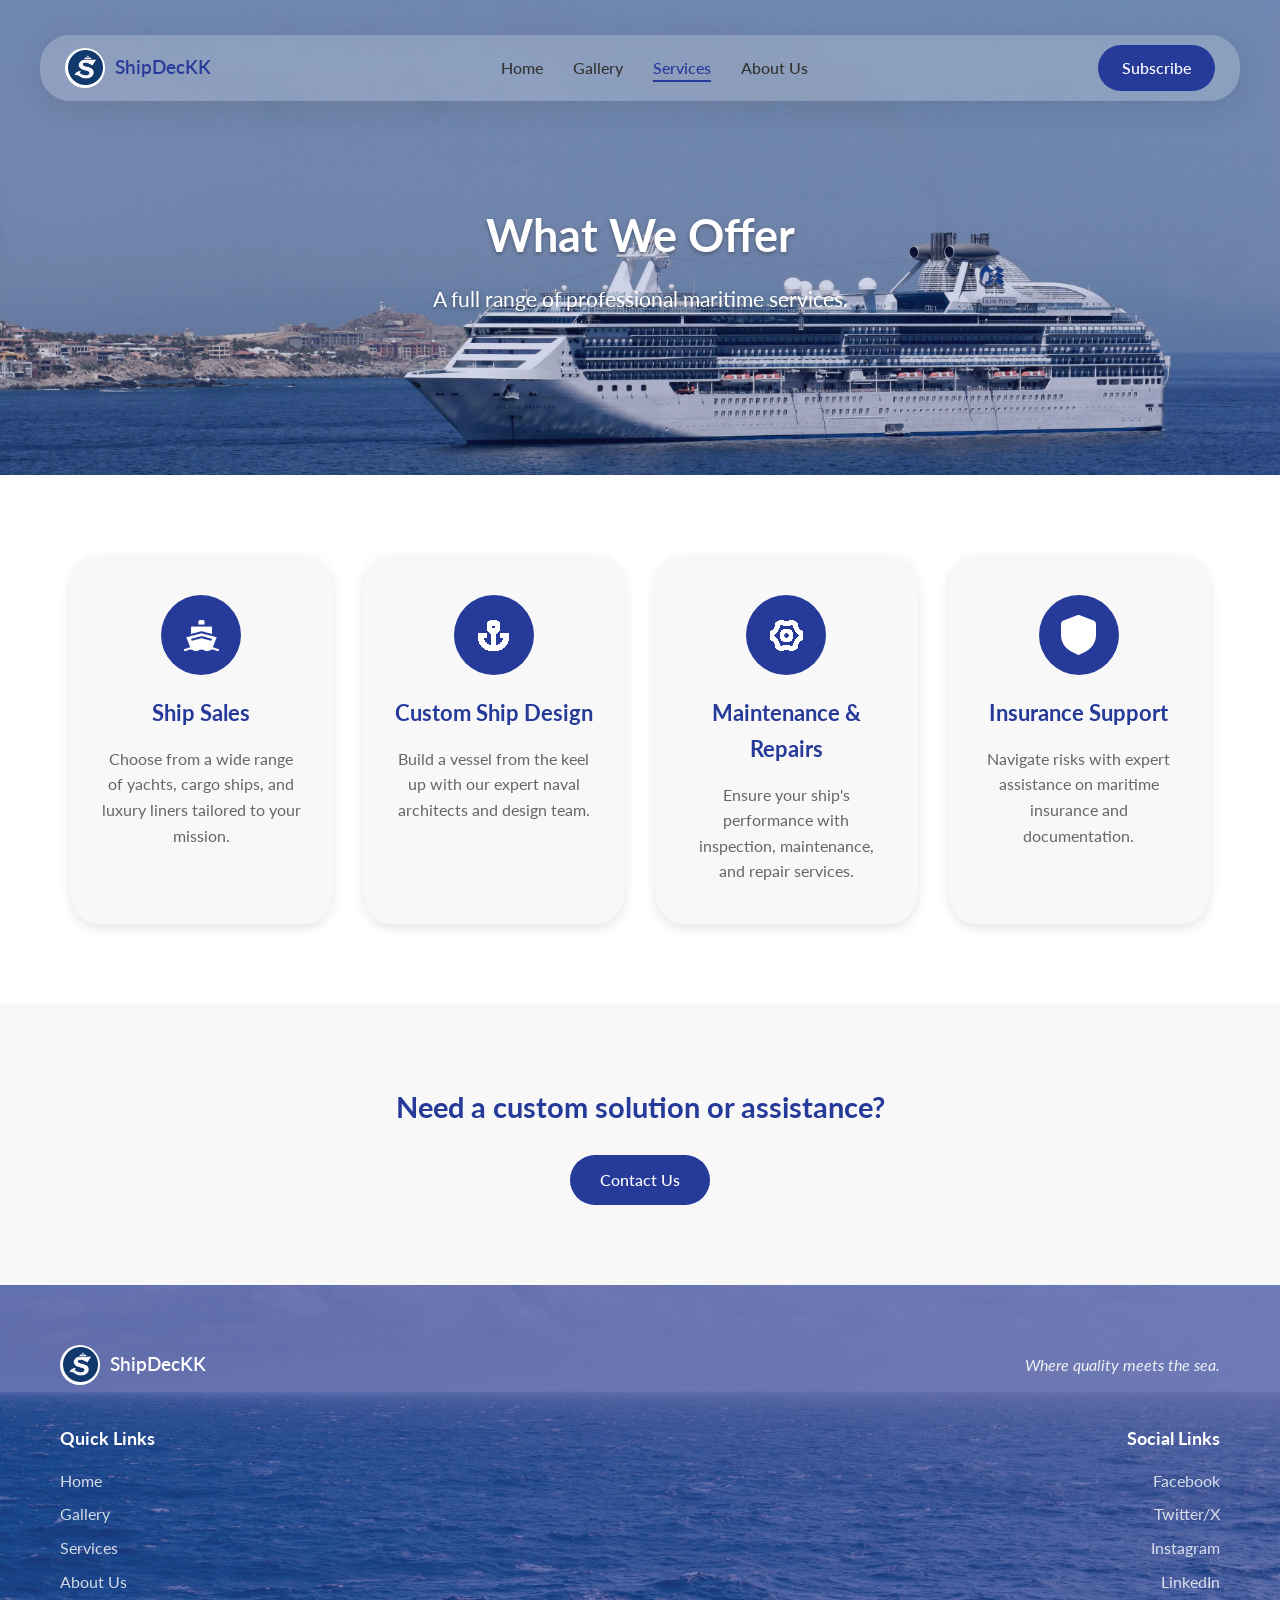
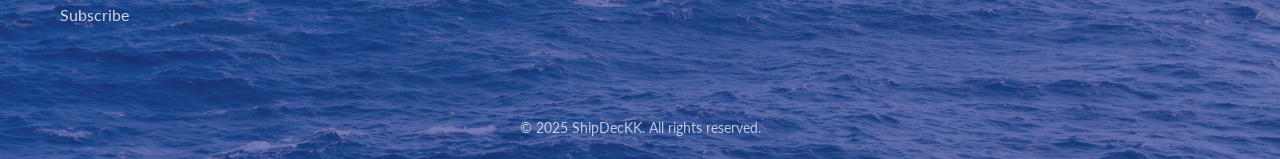
<file: services.html>
<!DOCTYPE html>
<html lang="en">
<head>
    <meta charset="UTF-8">
    <meta name="viewport" content="width=device-width, initial-scale=1.0">
    <title>Services - ShipDecKK</title>
    <link rel="stylesheet" href="/CSS/header.css">
    <link rel="stylesheet" href="/CSS/footer.css">
    <link rel="stylesheet" href="/CSS/services.css">
    <script src="/JavaScript/responsive.js"></script>
    <script src="/JavaScript/services.js" defer></script>
</head>
<body>
    <header>
        <div class="header-container">
            <div class="logo">
                <div class="logo-circle">
                    <img src="/Assets/Logo.png" alt="ShipDecKK Logo">
                </div>
                <span class="logo-text">ShipDecKK</span>
            </div>
            <nav class="desktop-nav">
                <ul>
                    <li><a href="index.html">Home</a></li>
                    <li><a href="gallery.html">Gallery</a></li>
                    <li><a href="services.html" class="active">Services</a></li>
                    <li><a href="about.html">About Us</a></li>
                </ul>
            </nav>
            <a href="subscribe.html" class="subscribe-btn">Subscribe</a>
            <button class="mobile-menu-btn" aria-label="Menu Toggle">
                <span></span>
                <span></span>
                <span></span>
            </button>
        </div>
        <nav class="mobile-nav">
            <ul>
                <li><a href="index.html">Home</a></li>
                <li><a href="gallery.html">Gallery</a></li>
                <li><a href="services.html" class="active">Services</a></li>
                <li><a href="about.html">About Us</a></li>
                <li><a href="subscribe.html">Subscribe</a></li>
            </ul>
        </nav>
    </header>

    <main>
        <section class="services-hero">
            <div class="container">
                <h1>What We Offer</h1>
                <p class="subtitle">A full range of professional maritime services.</p>
            </div>
        </section>

        <section class="services-grid">
            <div class="container">
                <div class="service-card">
                    <div class="service-icon">
                        <img src="/Assets/ShipIcon.svg" alt="Ship Sales Icon">
                    </div>
                    <h3>Ship Sales</h3>
                    <p>Choose from a wide range of yachts, cargo ships, and luxury liners tailored to your mission.</p>
                </div>

                <div class="service-card">
                    <div class="service-icon">
                        <img src="/Assets/AnchorIcon.svg" alt="Custom Ship Design Icon">
                    </div>
                    <h3>Custom Ship Design</h3>
                    <p>Build a vessel from the keel up with our expert naval architects and design team.</p>
                </div>

                <div class="service-card">
                    <div class="service-icon">
                        <img src="/Assets/RepairIcon.svg" alt="Maintenance Icon">
                    </div>
                    <h3>Maintenance & Repairs</h3>
                    <p>Ensure your ship's performance with inspection, maintenance, and repair services.</p>
                </div>

                <div class="service-card">
                    <div class="service-icon">
                        <img src="/Assets/ShieldIcon.svg" alt="Insurance Icon">
                    </div>
                    <h3>Insurance Support</h3>
                    <p>Navigate risks with expert assistance on maritime insurance and documentation.</p>
                </div>
            </div>
        </section>

        <section class="contact-cta">
            <div class="container">
                <h2>Need a custom solution or assistance?</h2>
                <a href="#" class="cta-button" id="contactBtn">Contact Us</a>
            </div>
        </section>

        <div id="contactModal" class="modal">
            <div class="modal-content">
                <span class="close-modal">&times;</span>
                <h3>Contact ShipDecKK</h3>
                <form id="contactForm">
                    <div class="form-group">
                        <label for="name">Name</label>
                        <input type="text" id="name" name="name">
                    </div>
                    <div class="form-group">
                        <label for="email">Email</label>
                        <input type="email" id="email" name="email">
                    </div>
                    <div class="form-group">
                        <label for="subject">Subject</label>
                        <select id="subject" name="subject">
                            <option value="">Select a subject</option>
                            <option value="sales">Ship Sales</option>
                            <option value="design">Custom Ship Design</option>
                            <option value="maintenance">Maintenance & Repairs</option>
                            <option value="insurance">Insurance Support</option>
                            <option value="other">Other Inquiry</option>
                        </select>
                    </div>
                    <div class="form-group">
                        <label for="message">Message</label>
                        <textarea id="message" name="message" rows="4"></textarea>
                    </div>
                    <button type="submit" class="submit-btn">Send Message</button>
                </form>
            </div>
        </div>
    </main>

    <footer>
        <div class="footer-container">
            <div class="footer-top">
                <div class="footer-logo">
                    <div class="logo-circle">
                        <img src="/Assets/Logo.png" alt="ShipDecKK Logo">
                    </div>
                    <span class="logo-text">ShipDecKK</span>
                </div>
                <p class="tagline">Where quality meets the sea.</p>
            </div>
            
            <div class="footer-links">
                <div class="quick-links">
                    <h4>Quick Links</h4>
                    <ul>
                        <li><a href="index.html">Home</a></li>
                        <li><a href="gallery.html">Gallery</a></li>
                        <li><a href="services.html">Services</a></li>
                        <li><a href="about.html">About Us</a></li>
                        <li><a href="subscribe.html">Subscribe</a></li>
                    </ul>
                </div>
                
                <div class="social-links">
                    <h4>Social Links</h4>
                    <ul>
                        <li><a href="#" target="_blank">Facebook</a></li>
                        <li><a href="#" target="_blank">Twitter/X</a></li>
                        <li><a href="#" target="_blank">Instagram</a></li>
                        <li><a href="#" target="_blank">LinkedIn</a></li>
                    </ul>
                </div>
            </div>
        </div>
        <div class="copyright">
            <p>&copy; 2025 ShipDecKK. All rights reserved.</p>
        </div>
    </footer>
</body>
</html>
</file>
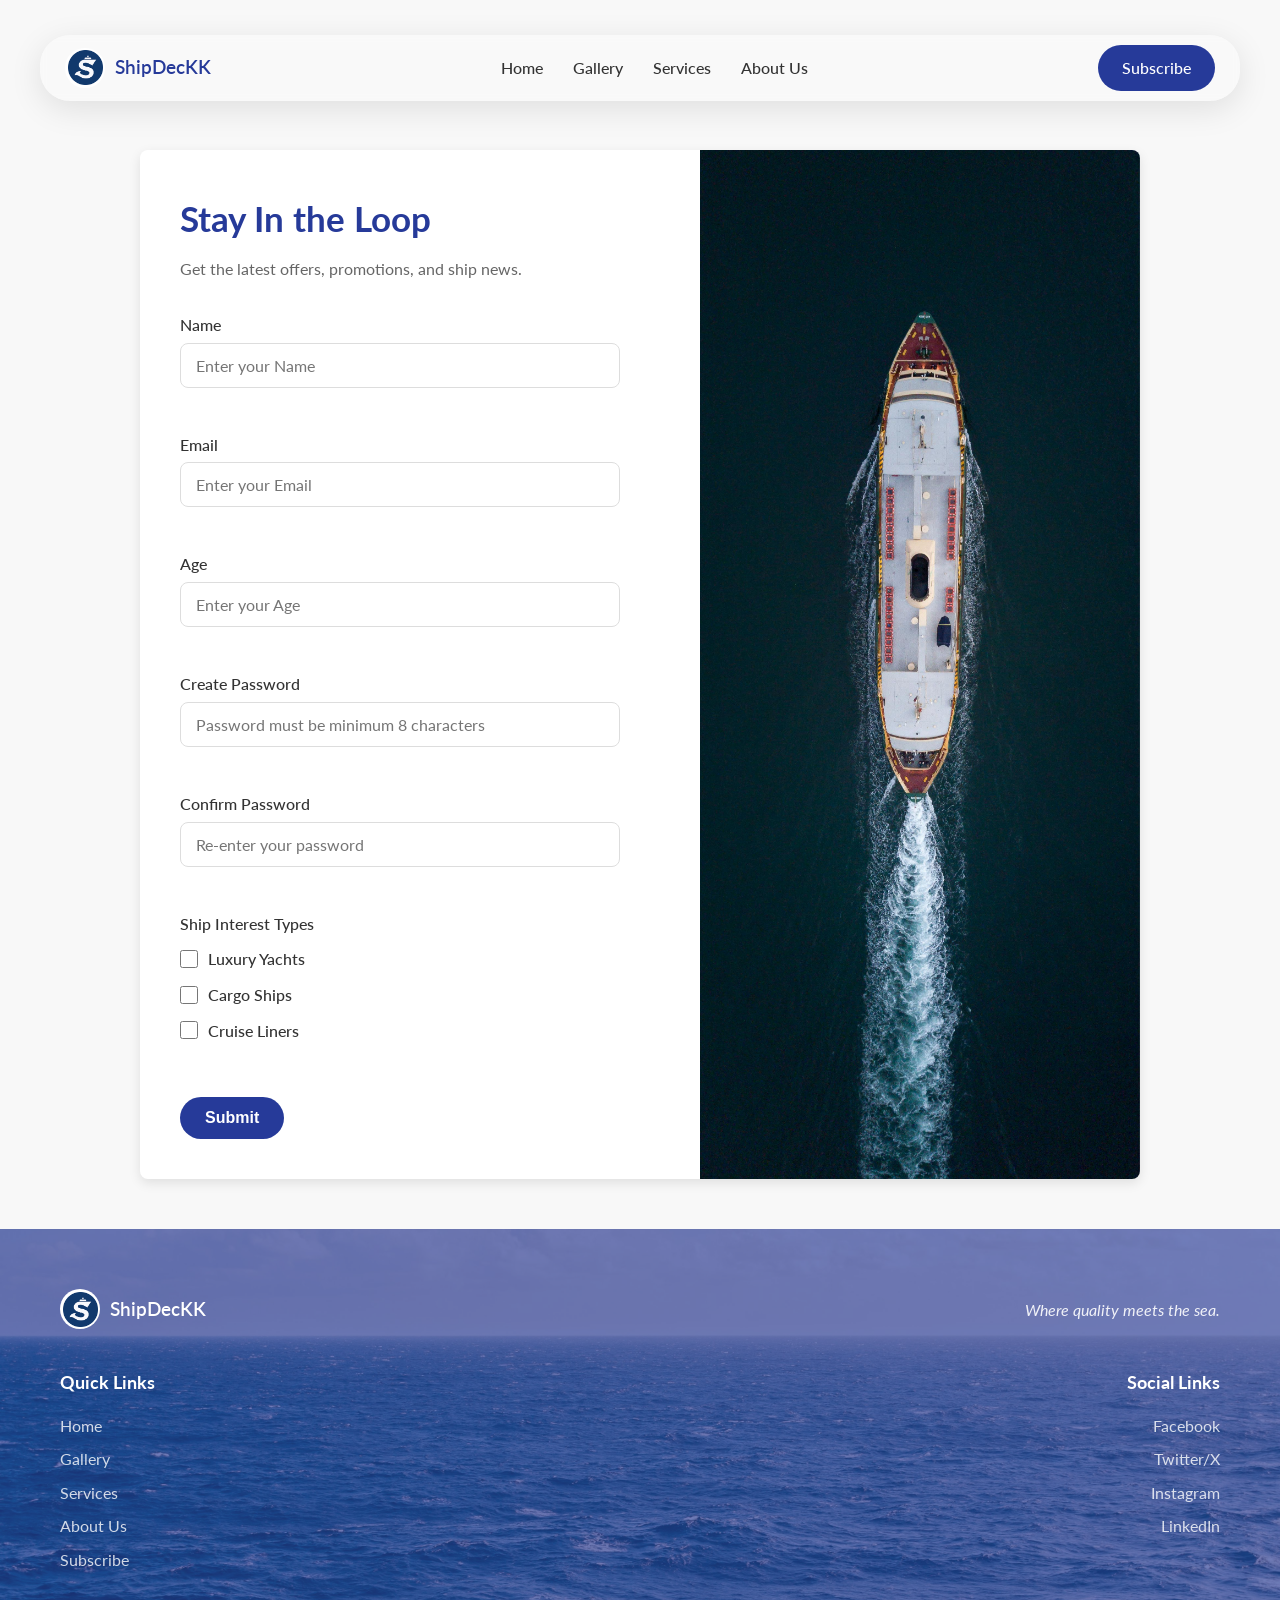
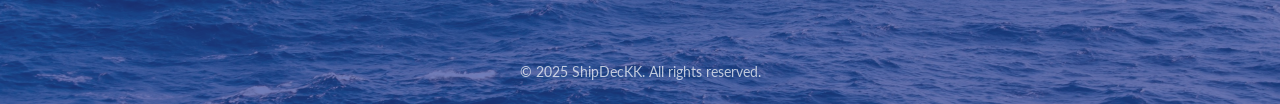
<file: subscribe.html>
<!DOCTYPE html>
<html lang="en">
<head>
    <meta charset="UTF-8">
    <meta name="viewport" content="width=device-width, initial-scale=1.0">
    <title>Subscribe - ShipDecKK</title>
    <link rel="stylesheet" href="/CSS/header.css">
    <link rel="stylesheet" href="/CSS/subscribe.css">
    <link rel="stylesheet" href="/CSS/footer.css">
    <script src="/JavaScript/responsive.js"></script>
    <script src="/JavaScript/subscribe.js" defer></script>
</head>
<body>
    <header>
        <div class="header-container">
            <div class="logo">
                <div class="logo-circle">
                    <img src="/Assets/Logo.png" alt="ShipDecKK Logo">
                </div>
                <span class="logo-text">ShipDecKK</span>
            </div>
            <nav class="desktop-nav">
                <ul>
                    <li><a href="index.html">Home</a></li>
                    <li><a href="gallery.html">Gallery</a></li>
                    <li><a href="services.html">Services</a></li>
                    <li><a href="about.html">About Us</a></li>
                </ul>
            </nav>
            <a href="subscribe.html" class="subscribe-btn active">Subscribe</a>
            <button class="mobile-menu-btn" aria-label="Menu Toggle">
                <span></span>
                <span></span>
                <span></span>
            </button>
        </div>
        <nav class="mobile-nav">
            <ul>
                <li><a href="index.html">Home</a></li>
                <li><a href="gallery.html">Gallery</a></li>
                <li><a href="services.html">Services</a></li>
                <li><a href="about.html">About Us</a></li>
                <li><a href="subscribe.html" class="active">Subscribe</a></li>
            </ul>
        </nav>
    </header>

    <main>
        <section class="subscribe-section">
            <div class="container">
                <div class="subscribe-content">
                    <div class="subscribe-form-container">
                        <h1>Stay In the Loop</h1>
                        <p class="subscribe-subtitle">Get the latest offers, promotions, and ship news.</p>
                        
                        <form id="subscribeForm" class="subscribe-form">
                            <div class="form-group">
                                <label for="name">Name</label>
                                <input type="text" id="name" name="name" placeholder="Enter your Name">
                                <div class="error-message" id="nameError"></div>
                            </div>
                            
                            <div class="form-group">
                                <label for="email">Email</label>
                                <input type="email" id="email" name="email" placeholder="Enter your Email">
                                <div class="error-message" id="emailError"></div>
                            </div>
                            
                            <div class="form-group">
                                <label for="age">Age</label>
                                <input type="text" id="age" name="age" placeholder="Enter your Age">
                                <div class="error-message" id="ageError"></div>
                            </div>
                            
                            <div class="form-group">
                                <label for="password">Create Password</label>
                                <input type="password" id="password" name="password" placeholder="Password must be minimum 8 characters">
                                <div class="error-message" id="passwordError"></div>
                            </div>
                            
                            <div class="form-group">
                                <label for="confirmPassword">Confirm Password</label>
                                <input type="password" id="confirmPassword" name="confirmPassword" placeholder="Re-enter your password">
                                <div class="error-message" id="confirmPasswordError"></div>
                            </div>
                            
                            <div class="form-group">
                                <label>Ship Interest Types</label>
                                <div class="checkbox-group">
                                    <div class="checkbox-item">
                                        <input type="checkbox" id="luxury" name="interests" value="luxury">
                                        <label for="luxury">Luxury Yachts</label>
                                    </div>
                                    <div class="checkbox-item">
                                        <input type="checkbox" id="cargo" name="interests" value="cargo">
                                        <label for="cargo">Cargo Ships</label>
                                    </div>
                                    <div class="checkbox-item">
                                        <input type="checkbox" id="cruise" name="interests" value="cruise">
                                        <label for="cruise">Cruise Liners</label>
                                    </div>
                                </div>
                                <div class="error-message" id="interestsError"></div>
                            </div>
                            
                            <button type="submit" class="submit-btn">Submit</button>
                        </form>
                    </div>
                    
                    <div class="subscribe-image">
                        <img src="/Assets/Subscribe.jpg" alt="Luxury Yacht">
                    </div>
                </div>
            </div>
        </section>
        
        <div id="successModal" class="modal">
            <div class="modal-content">
                <span class="close-modal">&times;</span>
                <div class="success-content">
                    <div class="success-icon">✓</div>
                    <h3>Thank You for Subscribing!</h3>
                    <p>Your subscription has been successfully registered. You will now receive the latest updates on ship news, promotions, and offers.</p>
                    <button id="closeSuccessBtn" class="continue-btn">Continue Browsing</button>
                </div>
            </div>
        </div>
    </main>

    <footer>
        <div class="footer-container">
            <div class="footer-top">
                <div class="footer-logo">
                    <div class="logo-circle">
                        <img src="/Assets/Logo.png" alt="ShipDecKK Logo">
                    </div>
                    <span class="logo-text">ShipDecKK</span>
                </div>
                <p class="tagline">Where quality meets the sea.</p>
            </div>
            
            <div class="footer-links">
                <div class="quick-links">
                    <h4>Quick Links</h4>
                    <ul>
                        <li><a href="index.html">Home</a></li>
                        <li><a href="gallery.html">Gallery</a></li>
                        <li><a href="services.html">Services</a></li>
                        <li><a href="about.html">About Us</a></li>
                        <li><a href="subscribe.html">Subscribe</a></li>
                    </ul>
                </div>
                
                <div class="social-links">
                    <h4>Social Links</h4>
                    <ul>
                        <li><a href="#" target="_blank">Facebook</a></li>
                        <li><a href="#" target="_blank">Twitter/X</a></li>
                        <li><a href="#" target="_blank">Instagram</a></li>
                        <li><a href="#" target="_blank">LinkedIn</a></li>
                    </ul>
                </div>
            </div>
        </div>
        <div class="copyright">
            <p>&copy; 2025 ShipDecKK. All rights reserved.</p>
        </div>
    </footer>
</body>
</html>
</file>
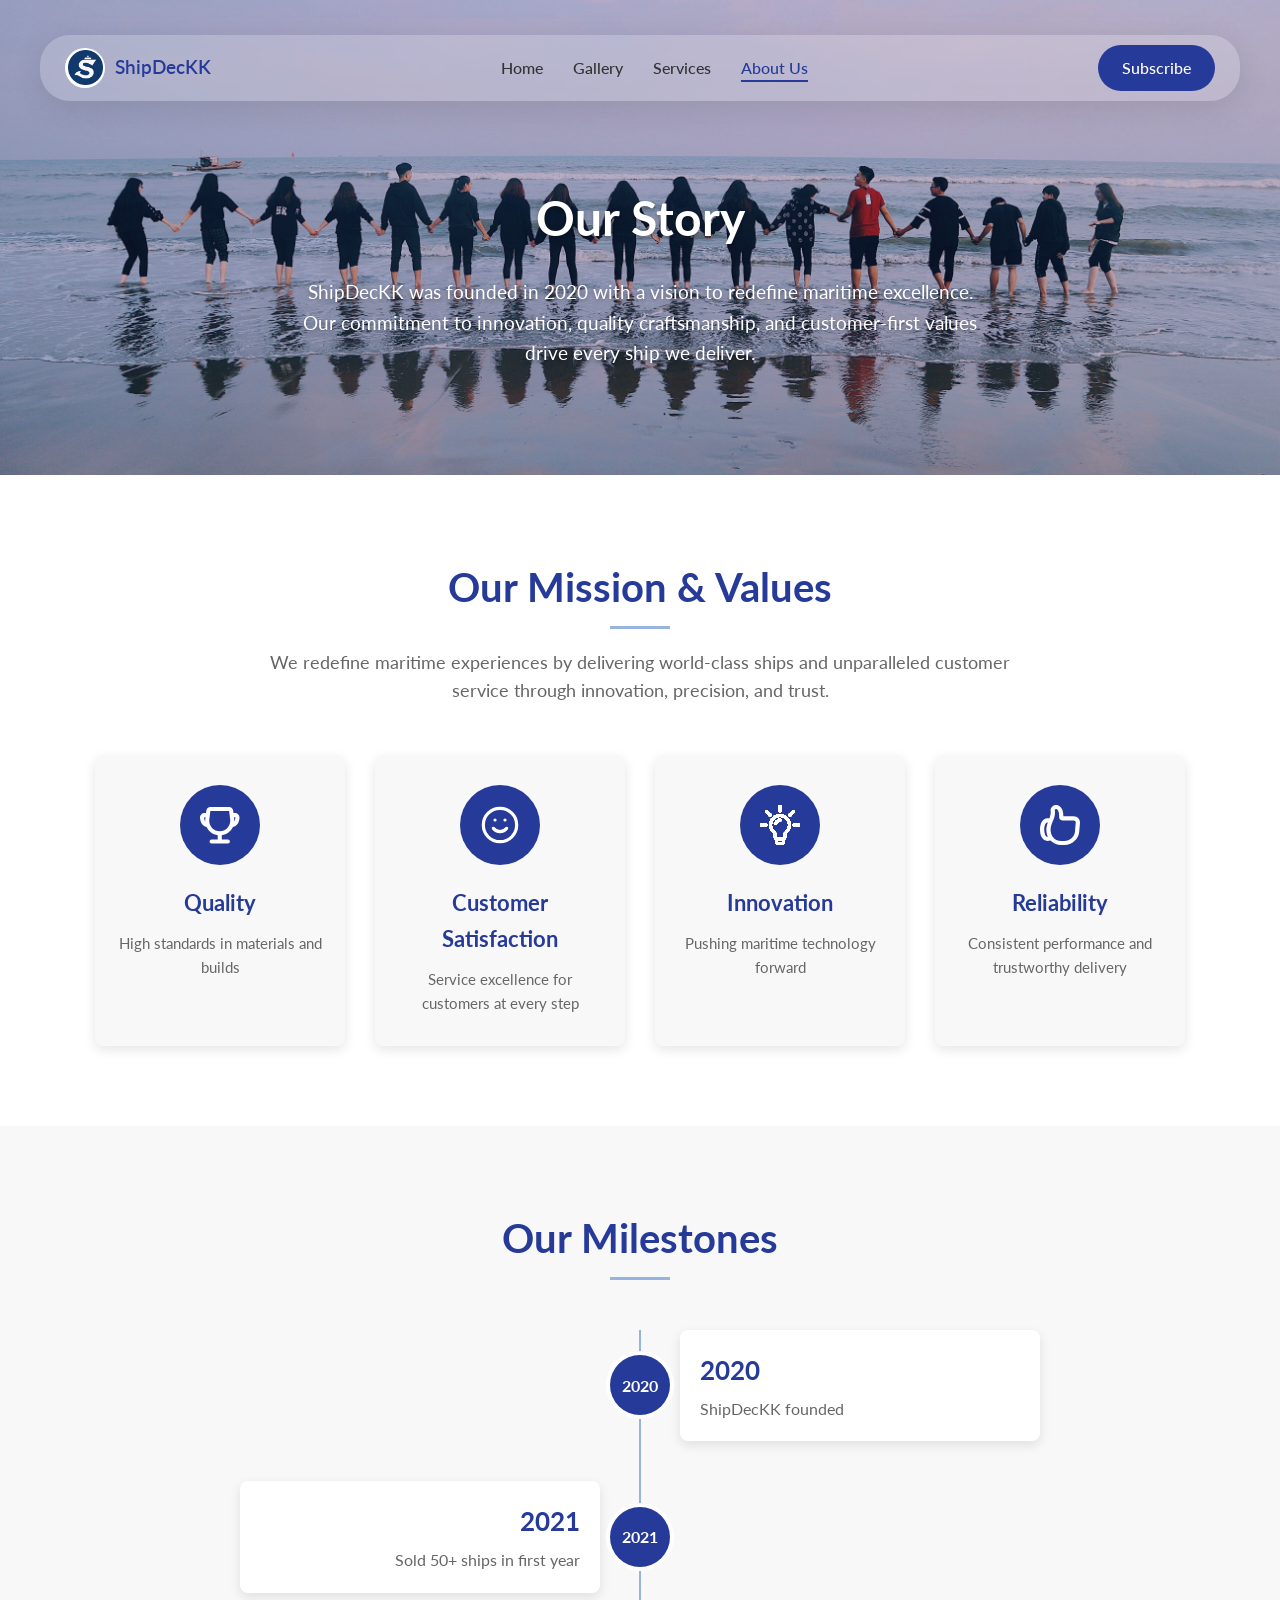
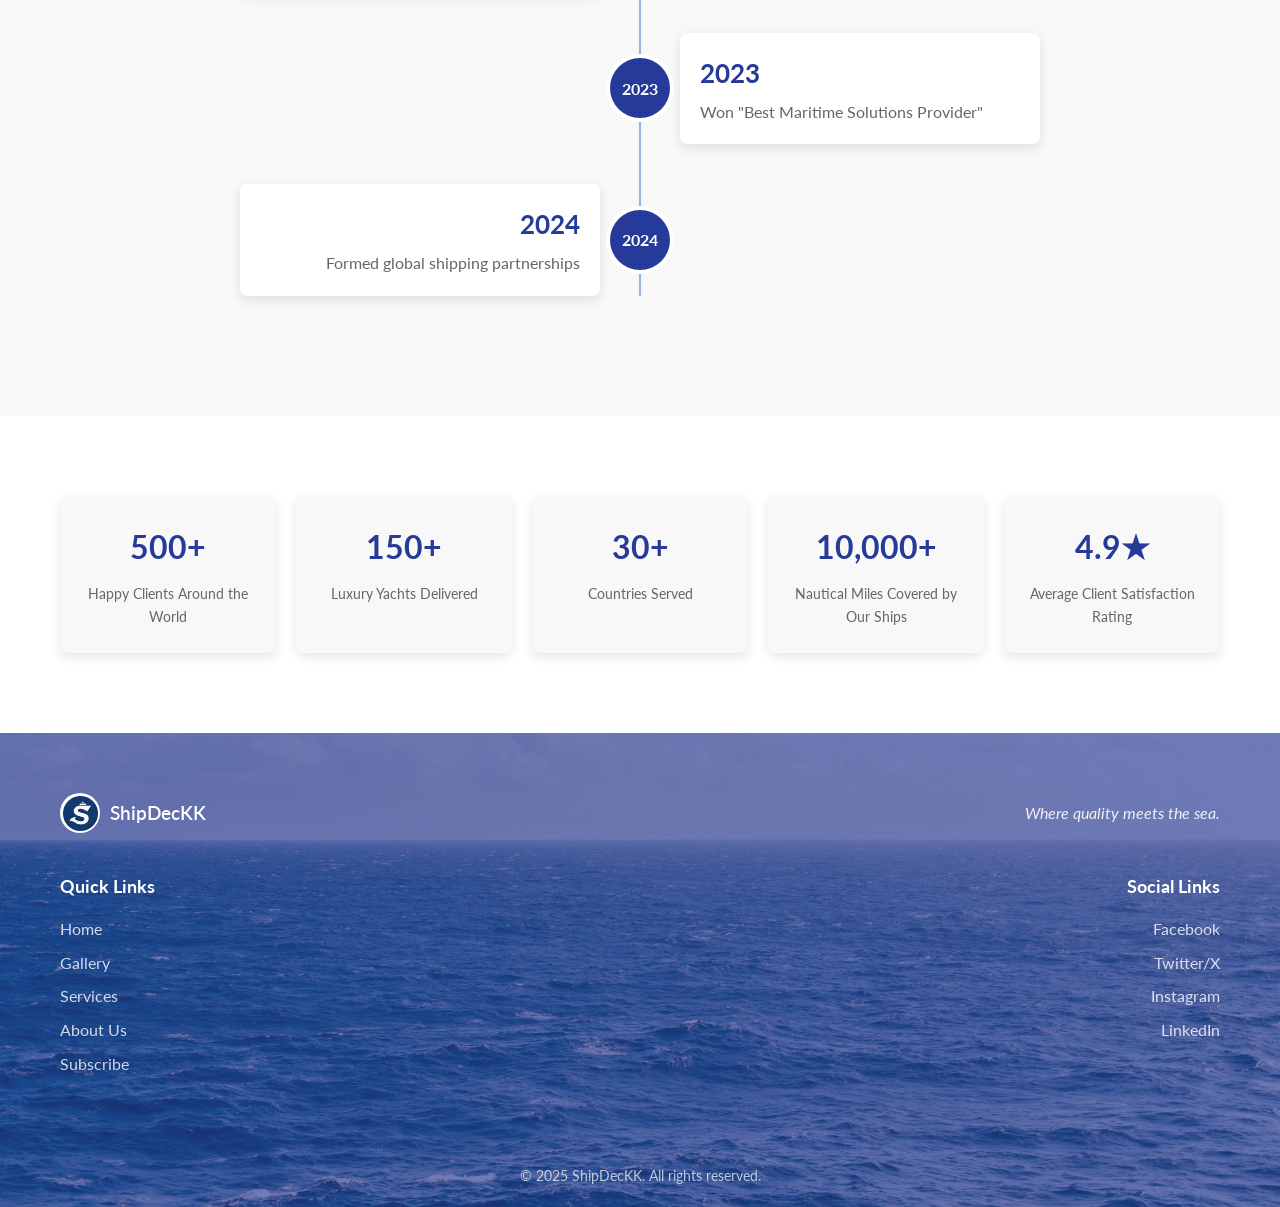
<file: HTML/about.html>
<!DOCTYPE html>
<html lang="en">
<head>
    <meta charset="UTF-8">
    <meta name="viewport" content="width=device-width, initial-scale=1.0">
    <title>About Us - ShipDecKK</title>
    <link rel="stylesheet" href="/CSS/header.css">
    <link rel="stylesheet" href="/CSS/footer.css">
    <link rel="stylesheet" href="/CSS/about.css">
    <script src="/JavaScript/responsive.js"></script>
</head>
<body>
    <header>
        <div class="header-container">
            <div class="logo">
                <div class="logo-circle">
                    <img src="/Assets/Logo.png" alt="ShipDecKK Logo">
                </div>
                <span class="logo-text">ShipDecKK</span>
            </div>
            <nav class="desktop-nav">
                <ul>
                    <li><a href="home.html">Home</a></li>
                    <li><a href="gallery.html">Gallery</a></li>
                    <li><a href="services.html">Services</a></li>
                    <li><a href="about.html" class="active">About Us</a></li>
                </ul>
            </nav>
            <a href="subscribe.html" class="subscribe-btn">Subscribe</a>
            <button class="mobile-menu-btn" aria-label="Menu Toggle">
                <span></span>
                <span></span>
                <span></span>
            </button>
        </div>
        <nav class="mobile-nav">
            <ul>
                <li><a href="home.html">Home</a></li>
                <li><a href="gallery.html">Gallery</a></li>
                <li><a href="services.html">Services</a></li>
                <li><a href="about.html" class="active">About Us</a></li>
                <li><a href="subscribe.html">Subscribe</a></li>
            </ul>
        </nav>
    </header>

    <main>
        <section class="hero-section">
            <div class="container">
                <div class="hero-content">
                    <h1>Our Story</h1>
                    <p>ShipDecKK was founded in 2020 with a vision to redefine maritime excellence. Our commitment to innovation, quality craftsmanship, and customer-first values drive every ship we deliver.</p>
                </div>
            </div>
        </section>

        <section class="mission-section">
            <div class="container">
                <h2>Our Mission & Values</h2>
                <p class="mission-text">We redefine maritime experiences by delivering world-class ships and unparalleled customer service through innovation, precision, and trust.</p>
                
                <div class="values-container">
                    <div class="value-card">
                        <div class="value-icon">
                            <img src="/Assets/TrophyIcon.svg" alt="Quality Icon">
                        </div>
                        <h3>Quality</h3>
                        <p>High standards in materials and builds</p>
                    </div>
                    
                    <div class="value-card">
                        <div class="value-icon">
                            <img src="/Assets/SmileIcon.svg" alt="Customer Satisfaction Icon">
                        </div>
                        <h3>Customer Satisfaction</h3>
                        <p>Service excellence for customers at every step</p>
                    </div>
                    
                    <div class="value-card">
                        <div class="value-icon">
                            <img src="/Assets/IdeaIcon.svg" alt="Innovation Icon">
                        </div>
                        <h3>Innovation</h3>
                        <p>Pushing maritime technology forward</p>
                    </div>
                    
                    <div class="value-card">
                        <div class="value-icon">
                            <img src="/Assets/ThumbIcon.svg" alt="Reliability Icon">
                        </div>
                        <h3>Reliability</h3>
                        <p>Consistent performance and trustworthy delivery</p>
                    </div>
                </div>
            </div>
        </section>

        <section class="milestones-section">
            <div class="container">
                <h2>Our Milestones</h2>
                
                <div class="timeline">
                    <div class="milestone-card">
                        <div class="milestone-icon">
                            <span>2020</span>
                        </div>
                        <div class="milestone-content">
                            <h3>2020</h3>
                            <p>ShipDecKK founded</p>
                        </div>
                    </div>
                    
                    <div class="milestone-card">
                        <div class="milestone-icon">
                            <span>2021</span>
                        </div>
                        <div class="milestone-content">
                            <h3>2021</h3>
                            <p>Sold 50+ ships in first year</p>
                        </div>
                    </div>
                    
                    <div class="milestone-card">
                        <div class="milestone-icon">
                            <span>2023</span>
                        </div>
                        <div class="milestone-content">
                            <h3>2023</h3>
                            <p>Won "Best Maritime Solutions Provider"</p>
                        </div>
                    </div>
                    
                    <div class="milestone-card">
                        <div class="milestone-icon">
                            <span>2024</span>
                        </div>
                        <div class="milestone-content">
                            <h3>2024</h3>
                            <p>Formed global shipping partnerships</p>
                        </div>
                    </div>
                </div>
            </div>
        </section>

        <section class="stats-section">
            <div class="container">
                <div class="stats-container">
                    <div class="stat-card">
                        <h3>500+</h3>
                        <p>Happy Clients Around the World</p>
                    </div>
                    
                    <div class="stat-card">
                        <h3>150+</h3>
                        <p>Luxury Yachts Delivered</p>
                    </div>
                    
                    <div class="stat-card">
                        <h3>30+</h3>
                        <p>Countries Served</p>
                    </div>
                    
                    <div class="stat-card">
                        <h3>10,000+</h3>
                        <p>Nautical Miles Covered by Our Ships</p>
                    </div>
                    
                    <div class="stat-card">
                        <h3>4.9★</h3>
                        <p>Average Client Satisfaction Rating</p>
                    </div>
                </div>
            </div>
        </section>
    </main>

    <footer>
        <div class="footer-container">
            <div class="footer-top">
                <div class="footer-logo">
                    <div class="logo-circle">
                        <img src="/Assets/Logo.png" alt="ShipDecKK Logo">
                    </div>
                    <span class="logo-text">ShipDecKK</span>
                </div>
                <p class="tagline">Where quality meets the sea.</p>
            </div>
            
            <div class="footer-links">
                <div class="quick-links">
                    <h4>Quick Links</h4>
                    <ul>
                        <li><a href="home.html">Home</a></li>
                        <li><a href="gallery.html">Gallery</a></li>
                        <li><a href="services.html">Services</a></li>
                        <li><a href="about.html">About Us</a></li>
                        <li><a href="subscribe.html">Subscribe</a></li>
                    </ul>
                </div>
                
                <div class="social-links">
                    <h4>Social Links</h4>
                    <ul>
                        <li><a href="#" target="_blank">Facebook</a></li>
                        <li><a href="#" target="_blank">Twitter/X</a></li>
                        <li><a href="#" target="_blank">Instagram</a></li>
                        <li><a href="#" target="_blank">LinkedIn</a></li>
                    </ul>
                </div>
            </div>
        </div>
        <div class="copyright">
            <p>&copy; 2025 ShipDecKK. All rights reserved.</p>
        </div>
    </footer>
</body>
</html>
</file>
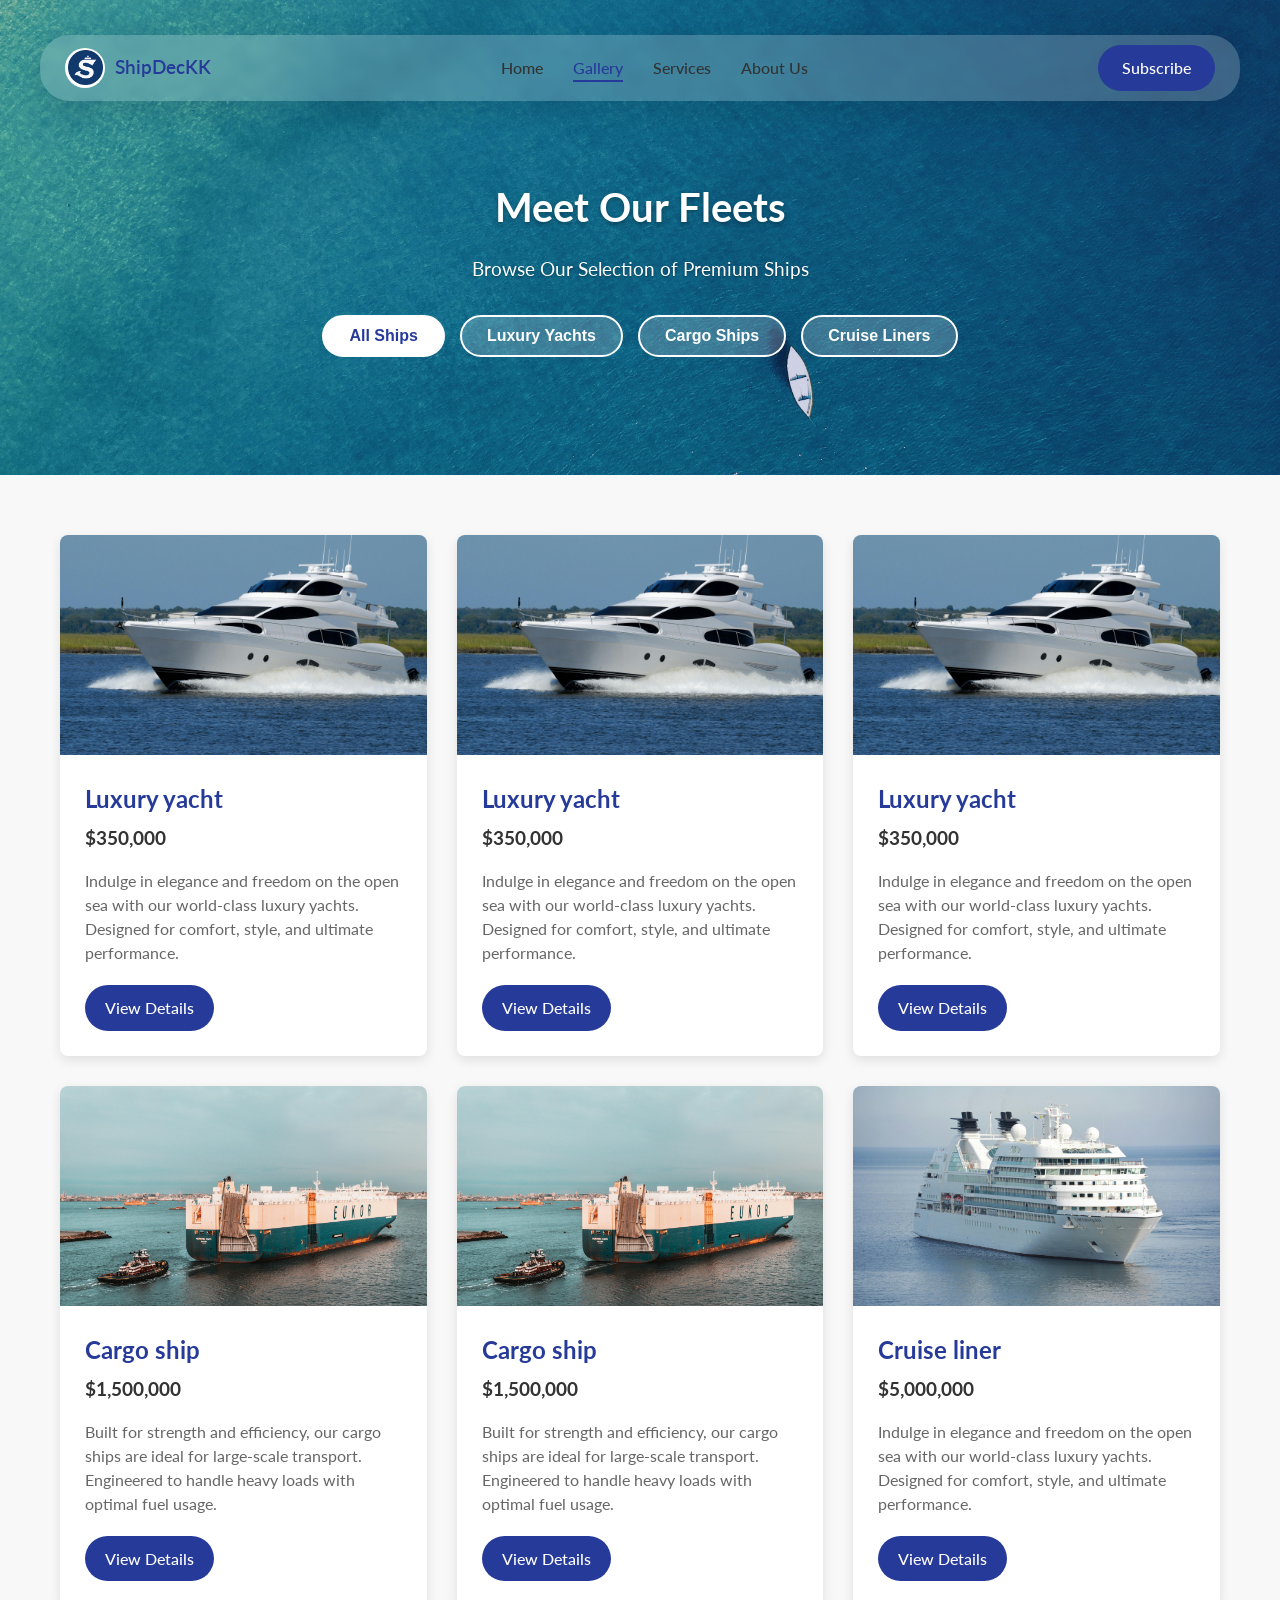
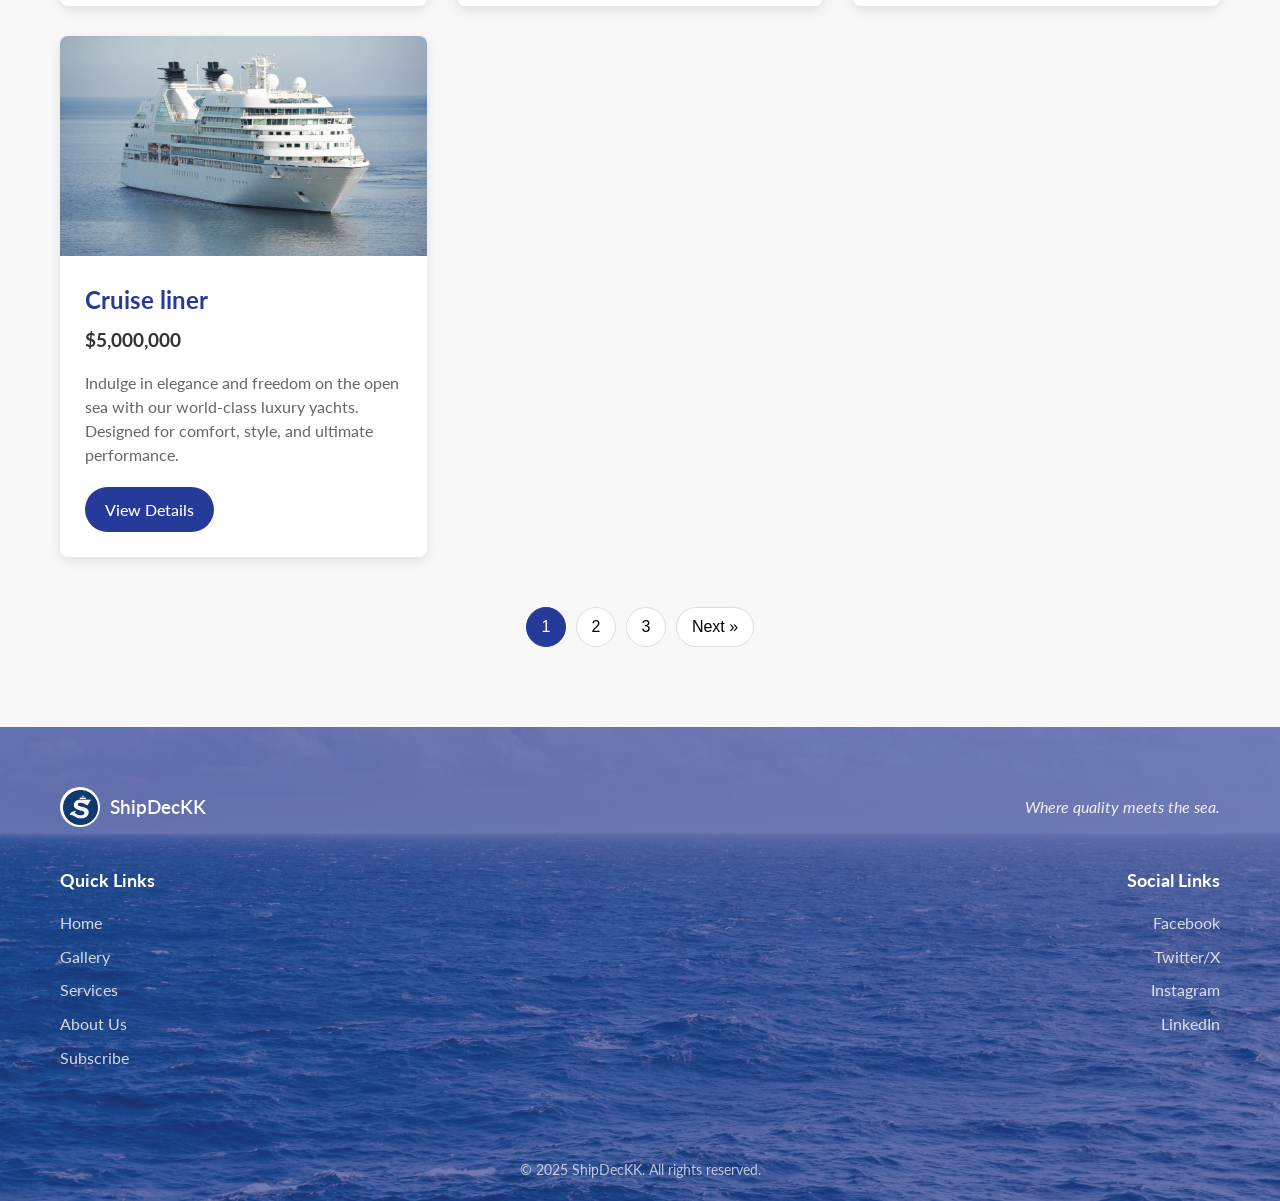
<file: HTML/gallery.html>
<!DOCTYPE html>
<html lang="en">
<head>
    <meta charset="UTF-8">
    <meta name="viewport" content="width=device-width, initial-scale=1.0">
    <title>Gallery - ShipDecKK</title>
    <link rel="stylesheet" href="/CSS/header.css">
    <link rel="stylesheet" href="/CSS/footer.css">
    <link rel="stylesheet" href="/CSS/gallery.css">
    <script src="/JavaScript/responsive.js"></script>
    <script src="/JavaScript/gallery.js"></script>
</head>
<body>
    <header>
        <div class="header-container">
            <div class="logo">
                <div class="logo-circle">
                    <img src="/Assets/Logo.png" alt="ShipDecKK Logo">
                </div>
                <span class="logo-text">ShipDecKK</span>
            </div>
            <nav class="desktop-nav">
                <ul>
                    <li><a href="home.html">Home</a></li>
                    <li><a href="gallery.html" class="active">Gallery</a></li>
                    <li><a href="services.html">Services</a></li>
                    <li><a href="about.html">About Us</a></li>
                </ul>
            </nav>
            <a href="subscribe.html" class="subscribe-btn">Subscribe</a>
            <button class="mobile-menu-btn" aria-label="Menu Toggle">
                <span></span>
                <span></span>
                <span></span>
            </button>
        </div>
        <nav class="mobile-nav">
            <ul>
                <li><a href="home.html">Home</a></li>
                <li><a href="gallery.html" class="active">Gallery</a></li>
                <li><a href="services.html">Services</a></li>
                <li><a href="about.html">About Us</a></li>
                <li><a href="subscribe.html">Subscribe</a></li>
            </ul>
        </nav>
    </header>

    <main>
        <section class="gallery-hero">
            <div class="container">
                <div class="hero-content">
                    <h1>Meet Our Fleets</h1>
                    <p>Browse Our Selection of Premium Ships</p>
                    
                    <div class="filter-buttons">
                        <button class="filter-btn active" data-filter="all">All Ships</button>
                        <button class="filter-btn" data-filter="luxury">Luxury Yachts</button>
                        <button class="filter-btn" data-filter="cargo">Cargo Ships</button>
                        <button class="filter-btn" data-filter="cruise">Cruise Liners</button>
                    </div>
                </div>
            </div>
        </section>

        <section class="gallery-section">
            <div class="container">
                <div class="gallery-grid">
                    <div class="gallery-item luxury">
                        <div class="gallery-image">
                            <img src="/Assets/Yacht.jpg" alt="Luxury yacht">
                            <div class="gallery-overlay">
                                <a href="#" class="view-details">View Details</a>
                            </div>
                        </div>
                        <div class="gallery-info">
                            <h3>Luxury yacht</h3>
                            <span class="gallery-price">$350,000</span>
                            <p>Indulge in elegance and freedom on the open sea with our world-class luxury yachts. Designed for comfort, style, and ultimate performance.</p>
                            <a href="#" class="details-btn">View Details</a>
                        </div>
                    </div>
                    
                    <div class="gallery-item luxury">
                        <div class="gallery-image">
                            <img src="/Assets/Yacht.jpg" alt="Luxury yacht">
                            <div class="gallery-overlay">
                                <a href="#" class="view-details">View Details</a>
                            </div>
                        </div>
                        <div class="gallery-info">
                            <h3>Luxury yacht</h3>
                            <span class="gallery-price">$350,000</span>
                            <p>Indulge in elegance and freedom on the open sea with our world-class luxury yachts. Designed for comfort, style, and ultimate performance.</p>
                            <a href="#" class="details-btn">View Details</a>
                        </div>
                    </div>
                    
                    <div class="gallery-item luxury">
                        <div class="gallery-image">
                            <img src="/Assets/Yacht.jpg" alt="Luxury yacht">
                            <div class="gallery-overlay">
                                <a href="#" class="view-details">View Details</a>
                            </div>
                        </div>
                        <div class="gallery-info">
                            <h3>Luxury yacht</h3>
                            <span class="gallery-price">$350,000</span>
                            <p>Indulge in elegance and freedom on the open sea with our world-class luxury yachts. Designed for comfort, style, and ultimate performance.</p>
                            <a href="#" class="details-btn">View Details</a>
                        </div>
                    </div>

                    <div class="gallery-item cargo">
                        <div class="gallery-image">
                            <img src="/Assets/CargoShip.jpg" alt="Cargo ship">
                            <div class="gallery-overlay">
                                <a href="#" class="view-details">View Details</a>
                            </div>
                        </div>
                        <div class="gallery-info">
                            <h3>Cargo ship</h3>
                            <span class="gallery-price">$1,500,000</span>
                            <p>Built for strength and efficiency, our cargo ships are ideal for large-scale transport. Engineered to handle heavy loads with optimal fuel usage.</p>
                            <a href="#" class="details-btn">View Details</a>
                        </div>
                    </div>
                    
                    <div class="gallery-item cargo">
                        <div class="gallery-image">
                            <img src="/Assets/CargoShip.jpg" alt="Cargo ship">
                            <div class="gallery-overlay">
                                <a href="#" class="view-details">View Details</a>
                            </div>
                        </div>
                        <div class="gallery-info">
                            <h3>Cargo ship</h3>
                            <span class="gallery-price">$1,500,000</span>
                            <p>Built for strength and efficiency, our cargo ships are ideal for large-scale transport. Engineered to handle heavy loads with optimal fuel usage.</p>
                            <a href="#" class="details-btn">View Details</a>
                        </div>
                    </div>

                    <div class="gallery-item cruise">
                        <div class="gallery-image">
                            <img src="/Assets/Liners.jpg" alt="Cruise liner">
                            <div class="gallery-overlay">
                                <a href="#" class="view-details">View Details</a>
                            </div>
                        </div>
                        <div class="gallery-info">
                            <h3>Cruise liner</h3>
                            <span class="gallery-price">$5,000,000</span>
                            <p>Indulge in elegance and freedom on the open sea with our world-class luxury yachts. Designed for comfort, style, and ultimate performance.</p>
                            <a href="#" class="details-btn">View Details</a>
                        </div>
                    </div>
                    
                    <div class="gallery-item cruise">
                        <div class="gallery-image">
                            <img src="/Assets/Liners.jpg" alt="Cruise liner">
                            <div class="gallery-overlay">
                                <a href="#" class="view-details">View Details</a>
                            </div>
                        </div>
                        <div class="gallery-info">
                            <h3>Cruise liner</h3>
                            <span class="gallery-price">$5,000,000</span>
                            <p>Indulge in elegance and freedom on the open sea with our world-class luxury yachts. Designed for comfort, style, and ultimate performance.</p>
                            <a href="#" class="details-btn">View Details</a>
                        </div>
                    </div>
                </div>
                
                <div class="pagination">
                    <button class="pagination-btn active">1</button>
                    <button class="pagination-btn">2</button>
                    <button class="pagination-btn">3</button>
                    <button class="pagination-btn next">Next »</button>
                </div>
            </div>
        </section>
    </main>

    <footer>
        <div class="footer-container">
            <div class="footer-top">
                <div class="footer-logo">
                    <div class="logo-circle">
                        <img src="/Assets/Logo.png" alt="ShipDecKK Logo">
                    </div>
                    <span class="logo-text">ShipDecKK</span>
                </div>
                <p class="tagline">Where quality meets the sea.</p>
            </div>
            
            <div class="footer-links">
                <div class="quick-links">
                    <h4>Quick Links</h4>
                    <ul>
                        <li><a href="home.html">Home</a></li>
                        <li><a href="gallery.html">Gallery</a></li>
                        <li><a href="services.html">Services</a></li>
                        <li><a href="about.html">About Us</a></li>
                        <li><a href="subscribe.html">Subscribe</a></li>
                    </ul>
                </div>
                
                <div class="social-links">
                    <h4>Social Links</h4>
                    <ul>
                        <li><a href="#" target="_blank">Facebook</a></li>
                        <li><a href="#" target="_blank">Twitter/X</a></li>
                        <li><a href="#" target="_blank">Instagram</a></li>
                        <li><a href="#" target="_blank">LinkedIn</a></li>
                    </ul>
                </div>
            </div>
        </div>
        <div class="copyright">
            <p>&copy; 2025 ShipDecKK. All rights reserved.</p>
        </div>
    </footer>

</body>
</html>
</file>
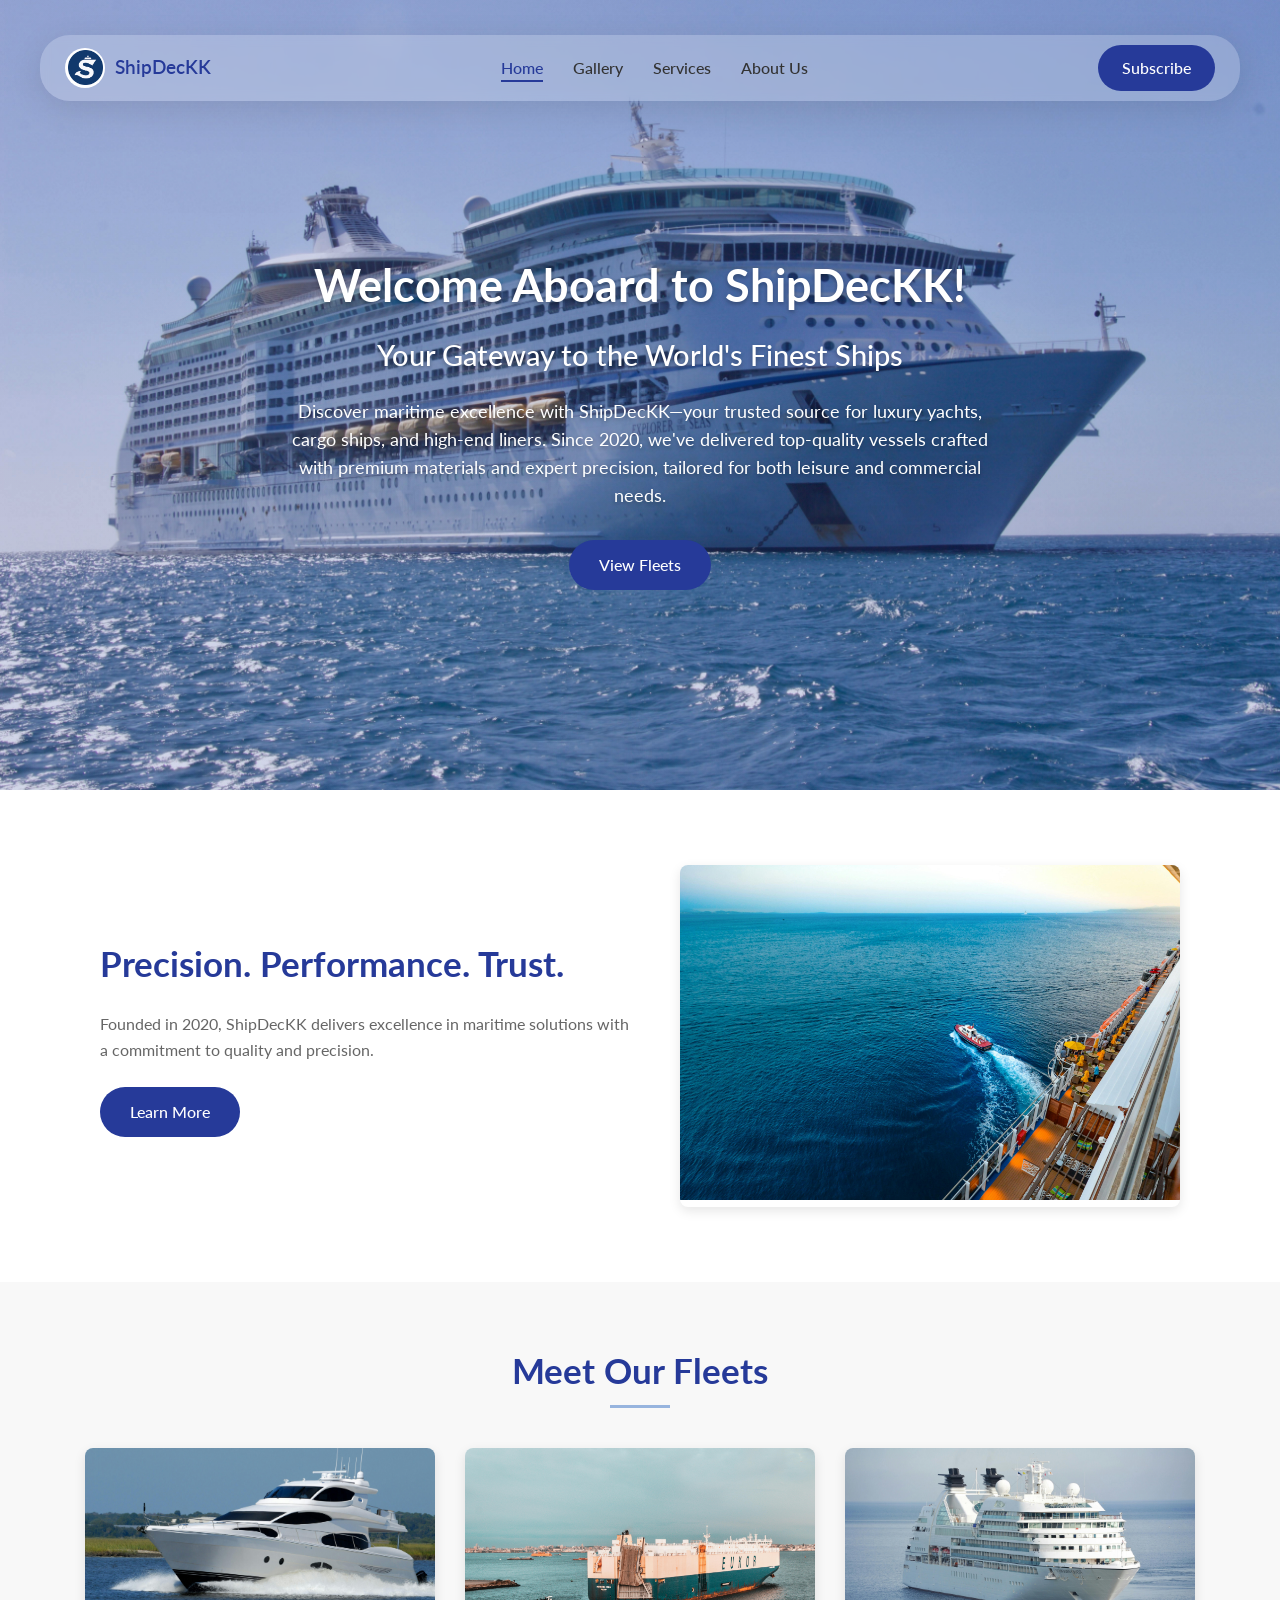
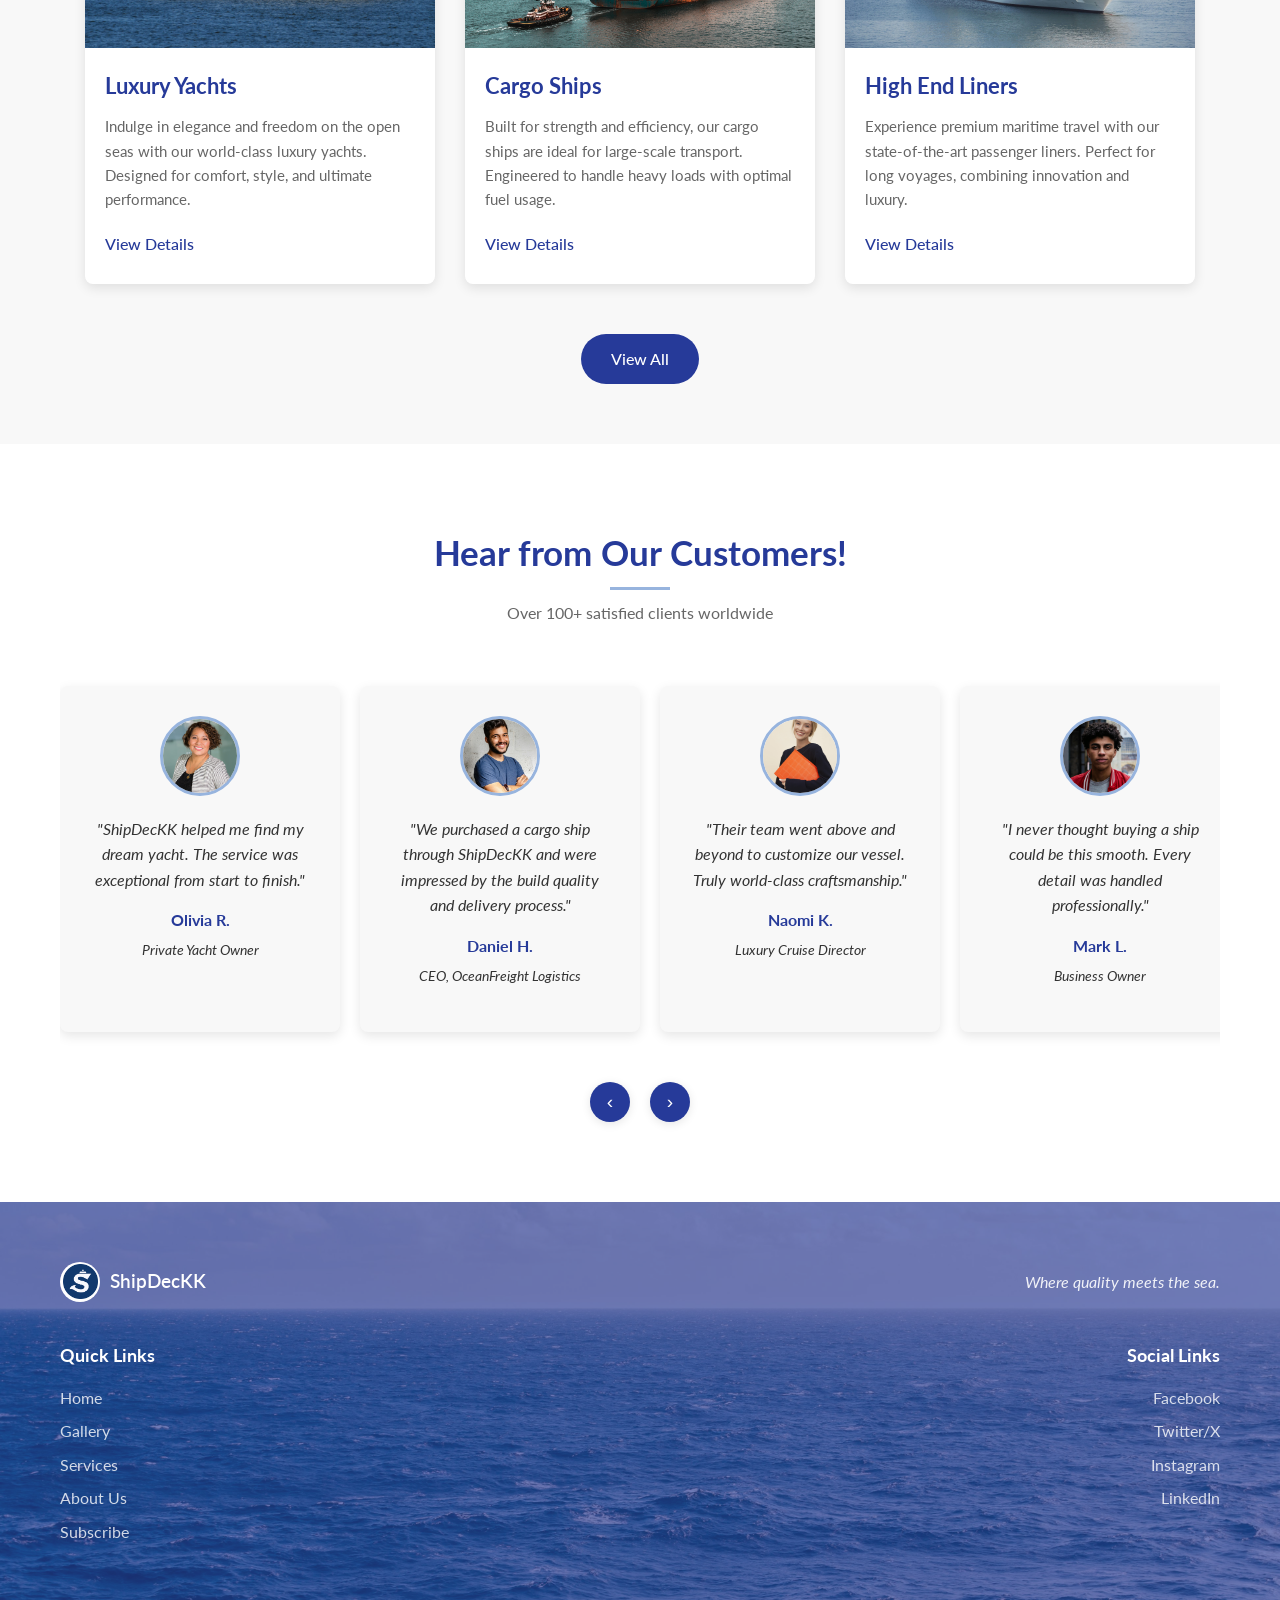
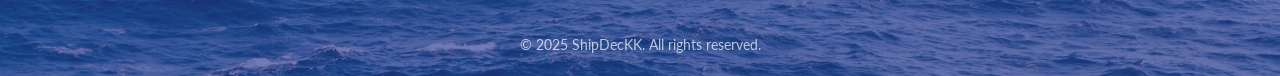
<file: HTML/home.html>
<!DOCTYPE html>
<html lang="en">
<head>
    <meta charset="UTF-8">
    <meta name="viewport" content="width=device-width, initial-scale=1.0">
    <title>Home - ShipDecKK</title>
    <link rel="stylesheet" href="/CSS/header.css">
    <link rel="stylesheet" href="/CSS/footer.css">
    <link rel="stylesheet" href="/CSS/home.css">
    <script src="/JavaScript/responsive.js"></script>
    <script src="/JavaScript/home.js"></script>
</head>
<body>
    <header>
        <div class="header-container">
            <div class="logo">
                <div class="logo-circle">
                    <img src="/Assets/Logo.png" alt="ShipDecKK Logo">
                </div>
                <span class="logo-text">ShipDecKK</span>
            </div>
            <nav class="desktop-nav">
                <ul>
                    <li><a href="home.html" class="active">Home</a></li>
                    <li><a href="gallery.html">Gallery</a></li>
                    <li><a href="services.html">Services</a></li>
                    <li><a href="about.html">About Us</a></li>
                </ul>
            </nav>
            <a href="subscribe.html" class="subscribe-btn">Subscribe</a>
            <button class="mobile-menu-btn" aria-label="Menu Toggle">
                <span></span>
                <span></span>
                <span></span>
            </button>
        </div>
        <nav class="mobile-nav">
            <ul>
                <li><a href="home.html" class="active">Home</a></li>
                <li><a href="gallery.html">Gallery</a></li>
                <li><a href="services.html">Services</a></li>
                <li><a href="about.html">About Us</a></li>
                <li><a href="subscribe.html">Subscribe</a></li>
            </ul>
        </nav>
    </header>

    <main>
        <section class="hero-section">
            <div class="container">
                <div class="hero-content">
                    <h1>Welcome Aboard to ShipDecKK!</h1>
                    <h2>Your Gateway to the World's Finest Ships</h2>
                    <p>Discover maritime excellence with ShipDecKK—your trusted source for luxury yachts, cargo ships, and high-end liners. Since 2020, we've delivered top-quality vessels crafted with premium materials and expert precision, tailored for both leisure and commercial needs.</p>
                    <a href="gallery.html" class="cta-button">View Fleets</a>
                </div>
            </div>
        </section>

        <section class="about-section">
            <div class="container">
                <div class="about-content">
                    <div class="about-text">
                        <h2>Precision. Performance. Trust.</h2>
                        <p>Founded in 2020, ShipDecKK delivers excellence in maritime solutions with a commitment to quality and precision.</p>
                        <a href="about.html" class="cta-button">Learn More</a>
                    </div>
                    <div class="about-image">
                        <img src="/Assets/About.jpg" alt="View from a ship deck overlooking the ocean">
                    </div>
                </div>
            </div>
        </section>

        <section class="fleets-section">
            <div class="container">
                <h2 class="section-title">Meet Our Fleets</h2>
                <div class="fleet-cards">
                    <div class="fleet-card">
                        <div class="fleet-image">
                            <img src="/Assets/Yacht.jpg" alt="Luxury yacht on open sea">
                        </div>
                        <div class="fleet-details">
                            <h3>Luxury Yachts</h3>
                            <p>Indulge in elegance and freedom on the open seas with our world-class luxury yachts. Designed for comfort, style, and ultimate performance.</p>
                            <a href="gallery.html?filter=luxury" class="view-details-btn">View Details</a>
                        </div>
                    </div>

                    <div class="fleet-card">
                        <div class="fleet-image">
                            <img src="/Assets/CargoShip.jpg" alt="Modern cargo ship">
                        </div>
                        <div class="fleet-details">
                            <h3>Cargo Ships</h3>
                            <p>Built for strength and efficiency, our cargo ships are ideal for large-scale transport. Engineered to handle heavy loads with optimal fuel usage.</p>
                            <a href="gallery.html?filter=cargo" class="view-details-btn">View Details</a>
                        </div>
                    </div>

                    <div class="fleet-card">
                        <div class="fleet-image">
                            <img src="/Assets/Liners.jpg" alt="High-end cruise liner">
                        </div>
                        <div class="fleet-details">
                            <h3>High End Liners</h3>
                            <p>Experience premium maritime travel with our state-of-the-art passenger liners. Perfect for long voyages, combining innovation and luxury.</p>
                            <a href="gallery.html?filter=cruise" class="view-details-btn">View Details</a>
                        </div>
                    </div>
                </div>
                <div class="view-all">
                    <a href="gallery.html" class="cta-button">View All</a>
                </div>
            </div>
        </section>

        <section class="testimonials-section">
            <div class="container">
                <h2 class="section-title">Hear from Our Customers!</h2>
                <p class="testimonial-subtitle">Over 100+ satisfied clients worldwide</p>
                
                <div class="testimonial-container">
                    <div class="testimonial-cards">
                        <div class="testimonial-card">
                            <div class="testimonial-image">
                                <img src="/Assets/Customer4.jpg" alt="Olivia R.">
                            </div>
                            <div class="testimonial-content">
                                <p>"ShipDecKK helped me find my dream yacht. The service was exceptional from start to finish."</p>
                                <h4>Olivia R.</h4>
                                <p class="testimonial-position">Private Yacht Owner</p>
                            </div>
                        </div>
                        
                        <div class="testimonial-card">
                            <div class="testimonial-image">
                                <img src="/Assets/Customer3.jpg" alt="Daniel H.">
                            </div>
                            <div class="testimonial-content">
                                <p>"We purchased a cargo ship through ShipDecKK and were impressed by the build quality and delivery process."</p>
                                <h4>Daniel H.</h4>
                                <p class="testimonial-position">CEO, OceanFreight Logistics</p>
                            </div>
                        </div>
                        
                        <div class="testimonial-card">
                            <div class="testimonial-image">
                                <img src="/Assets/Customer5.jpg" alt="Naomi K.">
                            </div>
                            <div class="testimonial-content">
                                <p>"Their team went above and beyond to customize our vessel. Truly world-class craftsmanship."</p>
                                <h4>Naomi K.</h4>
                                <p class="testimonial-position">Luxury Cruise Director</p>
                            </div>
                        </div>
                        
                        <div class="testimonial-card">
                            <div class="testimonial-image">
                                <img src="/Assets/Customer1.jpg" alt="Mark L.">
                            </div>
                            <div class="testimonial-content">
                                <p>"I never thought buying a ship could be this smooth. Every detail was handled professionally."</p>
                                <h4>Mark L.</h4>
                                <p class="testimonial-position">Business Owner</p>
                            </div>
                        </div>
                        
                        <div class="testimonial-card">
                            <div class="testimonial-image">
                                <img src="/Assets/Customer2.jpg" alt="Sarah J.">
                            </div>
                            <div class="testimonial-content">
                                <p>"Thanks to ShipDecKK, we expanded our fleet with confidence. Reliable, transparent, and efficient."</p>
                                <h4>Capt. Adrian W.</h4>
                                <p class="testimonial-position">Fleet Manager, GlobalMarine</p>
                            </div>
                        </div>
                        
                        <div class="testimonial-card">
                            <div class="testimonial-image">
                                <img src="/Assets/Customer6.jpg" alt="Robert T.">
                            </div>
                            <div class="testimonial-content">
                                <p>"Outstanding service from beginning to end. They understood our needs perfectly."</p>
                                <h4>Robert T.</h4>
                                <p class="testimonial-position">Charter Client</p>
                            </div>
                        </div>
                    </div>
                    
                    <div class="testimonial-nav">
                        <button class="testimonial-nav-btn prev-btn" aria-label="Previous Testimonials">&#8249;</button>
                        <button class="testimonial-nav-btn next-btn" aria-label="Next Testimonials">&#8250;</button>
                    </div>
                </div>
            </div>
        </section>
    </main>

    <footer>
        <div class="footer-container">
            <div class="footer-top">
                <div class="footer-logo">
                    <div class="logo-circle">
                        <img src="/Assets/Logo.png" alt="ShipDecKK Logo">
                    </div>
                    <span class="logo-text">ShipDecKK</span>
                </div>
                <p class="tagline">Where quality meets the sea.</p>
            </div>
            
            <div class="footer-links">
                <div class="quick-links">
                    <h4>Quick Links</h4>
                    <ul>
                        <li><a href="home.html">Home</a></li>
                        <li><a href="gallery.html">Gallery</a></li>
                        <li><a href="services.html">Services</a></li>
                        <li><a href="about.html">About Us</a></li>
                        <li><a href="subscribe.html">Subscribe</a></li>
                    </ul>
                </div>
                
                <div class="social-links">
                    <h4>Social Links</h4>
                    <ul>
                        <li><a href="#" target="_blank">Facebook</a></li>
                        <li><a href="#" target="_blank">Twitter/X</a></li>
                        <li><a href="#" target="_blank">Instagram</a></li>
                        <li><a href="#" target="_blank">LinkedIn</a></li>
                    </ul>
                </div>
            </div>
        </div>
        <div class="copyright">
            <p>&copy; 2025 ShipDecKK. All rights reserved.</p>
        </div>
    </footer>
</body>
</html>
</file>
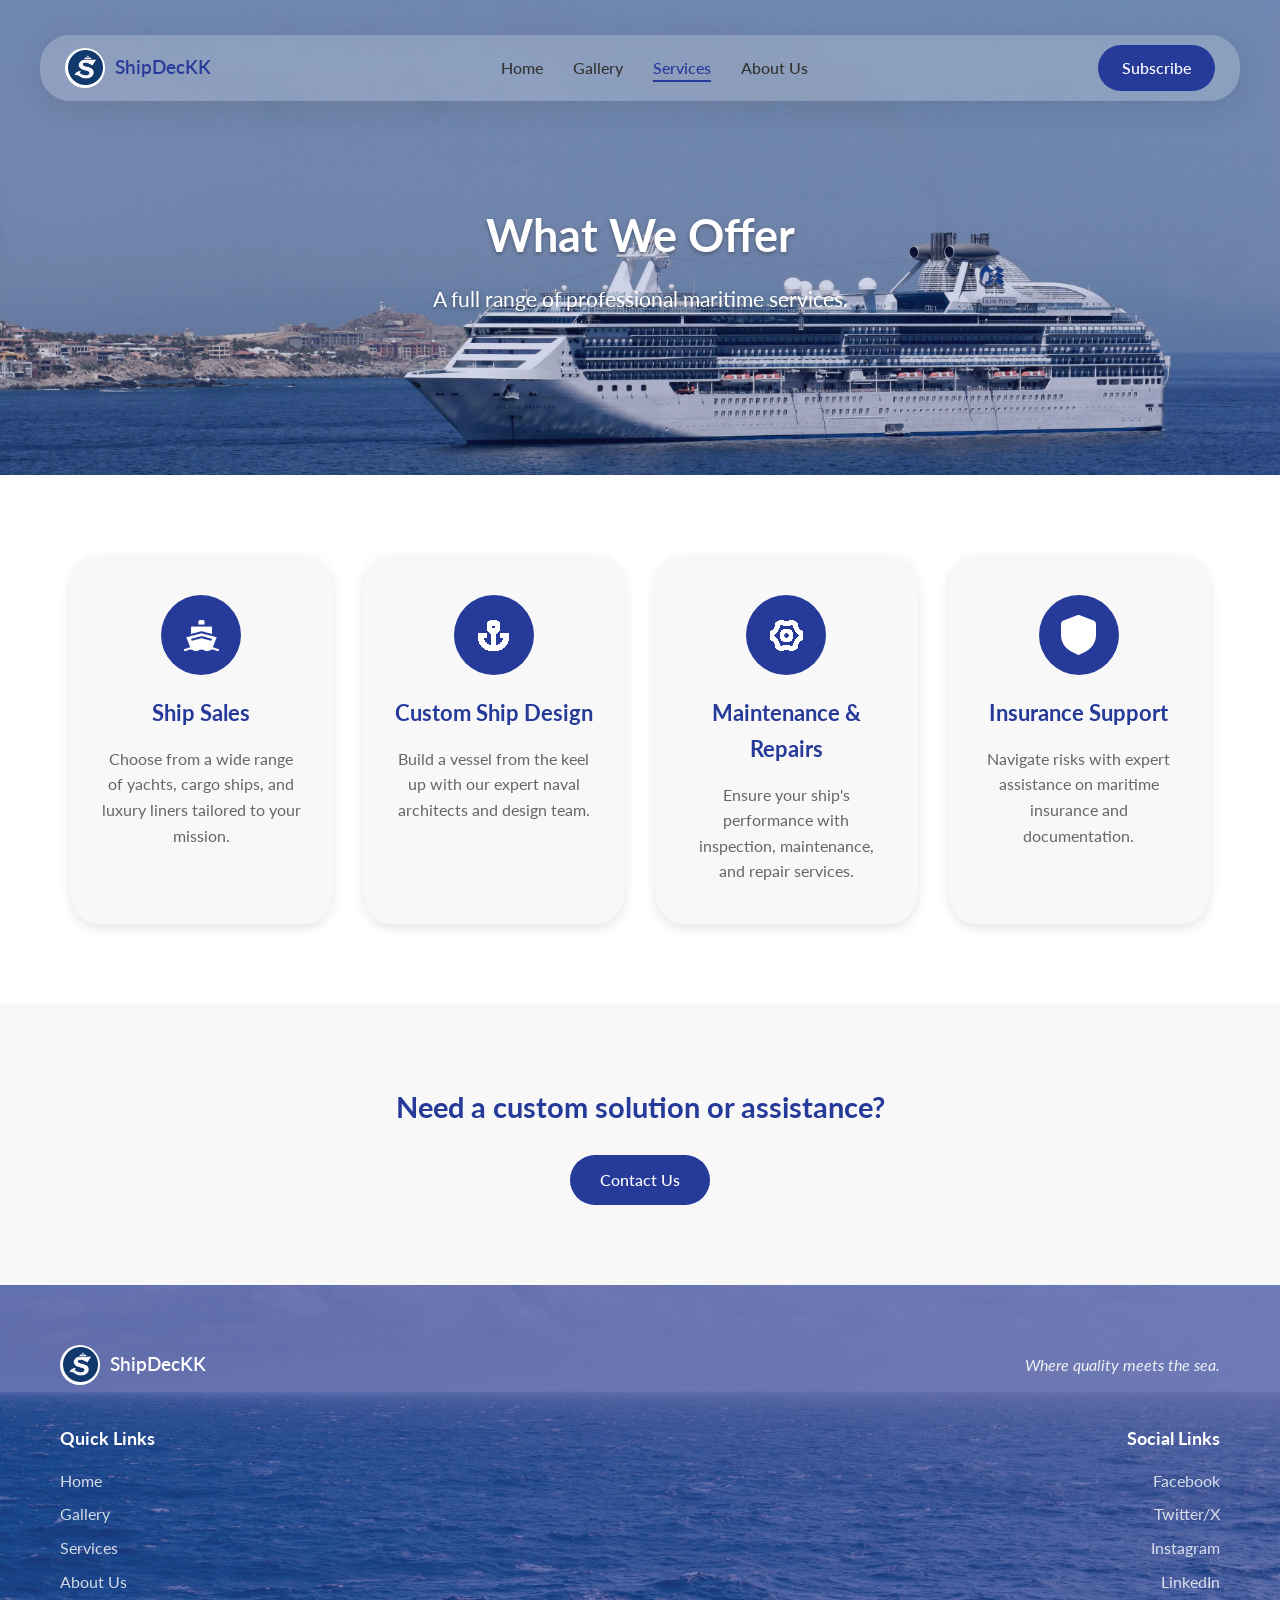
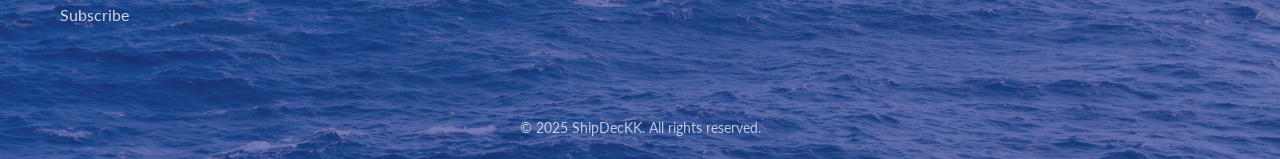
<file: HTML/services.html>
<!DOCTYPE html>
<html lang="en">
<head>
    <meta charset="UTF-8">
    <meta name="viewport" content="width=device-width, initial-scale=1.0">
    <title>Services - ShipDecKK</title>
    <link rel="stylesheet" href="/CSS/header.css">
    <link rel="stylesheet" href="/CSS/footer.css">
    <link rel="stylesheet" href="/CSS/services.css">
    <script src="/JavaScript/responsive.js"></script>
    <script src="/JavaScript/services.js" defer></script>
</head>
<body>
    <header>
        <div class="header-container">
            <div class="logo">
                <div class="logo-circle">
                    <img src="/Assets/Logo.png" alt="ShipDecKK Logo">
                </div>
                <span class="logo-text">ShipDecKK</span>
            </div>
            <nav class="desktop-nav">
                <ul>
                    <li><a href="home.html">Home</a></li>
                    <li><a href="gallery.html">Gallery</a></li>
                    <li><a href="services.html" class="active">Services</a></li>
                    <li><a href="about.html">About Us</a></li>
                </ul>
            </nav>
            <a href="subscribe.html" class="subscribe-btn">Subscribe</a>
            <button class="mobile-menu-btn" aria-label="Menu Toggle">
                <span></span>
                <span></span>
                <span></span>
            </button>
        </div>
        <nav class="mobile-nav">
            <ul>
                <li><a href="home.html">Home</a></li>
                <li><a href="gallery.html">Gallery</a></li>
                <li><a href="services.html" class="active">Services</a></li>
                <li><a href="about.html">About Us</a></li>
                <li><a href="subscribe.html">Subscribe</a></li>
            </ul>
        </nav>
    </header>

    <main>
        <section class="services-hero">
            <div class="container">
                <h1>What We Offer</h1>
                <p class="subtitle">A full range of professional maritime services.</p>
            </div>
        </section>

        <section class="services-grid">
            <div class="container">
                <div class="service-card">
                    <div class="service-icon">
                        <img src="/Assets/ShipIcon.svg" alt="Ship Sales Icon">
                    </div>
                    <h3>Ship Sales</h3>
                    <p>Choose from a wide range of yachts, cargo ships, and luxury liners tailored to your mission.</p>
                </div>

                <div class="service-card">
                    <div class="service-icon">
                        <img src="/Assets/AnchorIcon.svg" alt="Custom Ship Design Icon">
                    </div>
                    <h3>Custom Ship Design</h3>
                    <p>Build a vessel from the keel up with our expert naval architects and design team.</p>
                </div>

                <div class="service-card">
                    <div class="service-icon">
                        <img src="/Assets/RepairIcon.svg" alt="Maintenance Icon">
                    </div>
                    <h3>Maintenance & Repairs</h3>
                    <p>Ensure your ship's performance with inspection, maintenance, and repair services.</p>
                </div>

                <div class="service-card">
                    <div class="service-icon">
                        <img src="/Assets/ShieldIcon.svg" alt="Insurance Icon">
                    </div>
                    <h3>Insurance Support</h3>
                    <p>Navigate risks with expert assistance on maritime insurance and documentation.</p>
                </div>
            </div>
        </section>

        <section class="contact-cta">
            <div class="container">
                <h2>Need a custom solution or assistance?</h2>
                <a href="#" class="cta-button" id="contactBtn">Contact Us</a>
            </div>
        </section>

        <div id="contactModal" class="modal">
            <div class="modal-content">
                <span class="close-modal">&times;</span>
                <h3>Contact ShipDecKK</h3>
                <form id="contactForm">
                    <div class="form-group">
                        <label for="name">Name</label>
                        <input type="text" id="name" name="name">
                    </div>
                    <div class="form-group">
                        <label for="email">Email</label>
                        <input type="email" id="email" name="email">
                    </div>
                    <div class="form-group">
                        <label for="subject">Subject</label>
                        <select id="subject" name="subject">
                            <option value="">Select a subject</option>
                            <option value="sales">Ship Sales</option>
                            <option value="design">Custom Ship Design</option>
                            <option value="maintenance">Maintenance & Repairs</option>
                            <option value="insurance">Insurance Support</option>
                            <option value="other">Other Inquiry</option>
                        </select>
                    </div>
                    <div class="form-group">
                        <label for="message">Message</label>
                        <textarea id="message" name="message" rows="4"></textarea>
                    </div>
                    <button type="submit" class="submit-btn">Send Message</button>
                </form>
            </div>
        </div>
    </main>

    <footer>
        <div class="footer-container">
            <div class="footer-top">
                <div class="footer-logo">
                    <div class="logo-circle">
                        <img src="/Assets/Logo.png" alt="ShipDecKK Logo">
                    </div>
                    <span class="logo-text">ShipDecKK</span>
                </div>
                <p class="tagline">Where quality meets the sea.</p>
            </div>
            
            <div class="footer-links">
                <div class="quick-links">
                    <h4>Quick Links</h4>
                    <ul>
                        <li><a href="home.html">Home</a></li>
                        <li><a href="gallery.html">Gallery</a></li>
                        <li><a href="services.html">Services</a></li>
                        <li><a href="about.html">About Us</a></li>
                        <li><a href="subscribe.html">Subscribe</a></li>
                    </ul>
                </div>
                
                <div class="social-links">
                    <h4>Social Links</h4>
                    <ul>
                        <li><a href="#" target="_blank">Facebook</a></li>
                        <li><a href="#" target="_blank">Twitter/X</a></li>
                        <li><a href="#" target="_blank">Instagram</a></li>
                        <li><a href="#" target="_blank">LinkedIn</a></li>
                    </ul>
                </div>
            </div>
        </div>
        <div class="copyright">
            <p>&copy; 2025 ShipDecKK. All rights reserved.</p>
        </div>
    </footer>
</body>
</html>
</file>
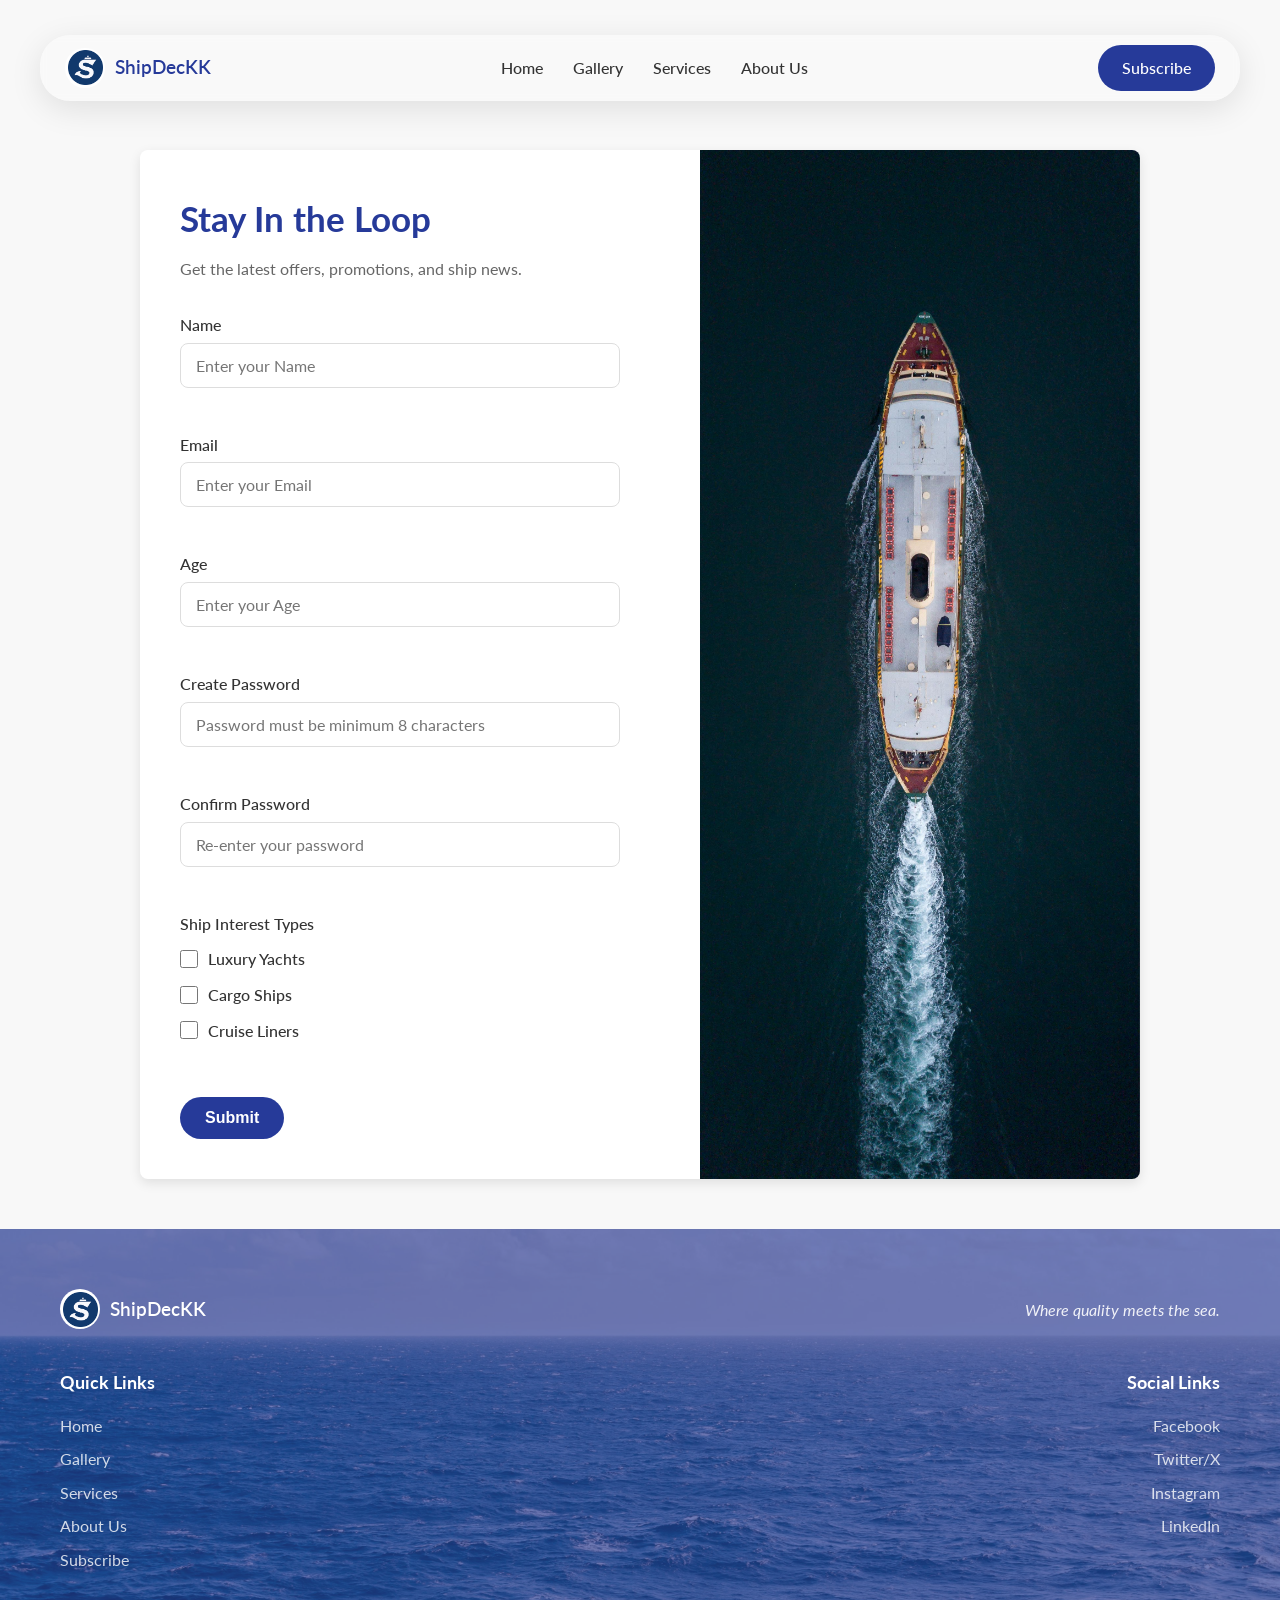
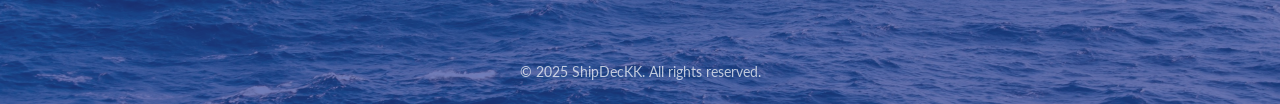
<file: HTML/subscribe.html>
<!DOCTYPE html>
<html lang="en">
<head>
    <meta charset="UTF-8">
    <meta name="viewport" content="width=device-width, initial-scale=1.0">
    <title>Subscribe - ShipDecKK</title>
    <link rel="stylesheet" href="/CSS/header.css">
    <link rel="stylesheet" href="/CSS/subscribe.css">
    <link rel="stylesheet" href="/CSS/footer.css">
    <script src="/JavaScript/responsive.js"></script>
    <script src="/JavaScript/subscribe.js" defer></script>
</head>
<body>
    <header>
        <div class="header-container">
            <div class="logo">
                <div class="logo-circle">
                    <img src="/Assets/Logo.png" alt="ShipDecKK Logo">
                </div>
                <span class="logo-text">ShipDecKK</span>
            </div>
            <nav class="desktop-nav">
                <ul>
                    <li><a href="home.html">Home</a></li>
                    <li><a href="gallery.html">Gallery</a></li>
                    <li><a href="services.html">Services</a></li>
                    <li><a href="about.html">About Us</a></li>
                </ul>
            </nav>
            <a href="subscribe.html" class="subscribe-btn active">Subscribe</a>
            <button class="mobile-menu-btn" aria-label="Menu Toggle">
                <span></span>
                <span></span>
                <span></span>
            </button>
        </div>
        <nav class="mobile-nav">
            <ul>
                <li><a href="home.html">Home</a></li>
                <li><a href="gallery.html">Gallery</a></li>
                <li><a href="services.html">Services</a></li>
                <li><a href="about.html">About Us</a></li>
                <li><a href="subscribe.html" class="active">Subscribe</a></li>
            </ul>
        </nav>
    </header>

    <main>
        <section class="subscribe-section">
            <div class="container">
                <div class="subscribe-content">
                    <div class="subscribe-form-container">
                        <h1>Stay In the Loop</h1>
                        <p class="subscribe-subtitle">Get the latest offers, promotions, and ship news.</p>
                        
                        <form id="subscribeForm" class="subscribe-form">
                            <div class="form-group">
                                <label for="name">Name</label>
                                <input type="text" id="name" name="name" placeholder="Enter your Name">
                                <div class="error-message" id="nameError"></div>
                            </div>
                            
                            <div class="form-group">
                                <label for="email">Email</label>
                                <input type="email" id="email" name="email" placeholder="Enter your Email">
                                <div class="error-message" id="emailError"></div>
                            </div>
                            
                            <div class="form-group">
                                <label for="age">Age</label>
                                <input type="text" id="age" name="age" placeholder="Enter your Age">
                                <div class="error-message" id="ageError"></div>
                            </div>
                            
                            <div class="form-group">
                                <label for="password">Create Password</label>
                                <input type="password" id="password" name="password" placeholder="Password must be minimum 8 characters">
                                <div class="error-message" id="passwordError"></div>
                            </div>
                            
                            <div class="form-group">
                                <label for="confirmPassword">Confirm Password</label>
                                <input type="password" id="confirmPassword" name="confirmPassword" placeholder="Re-enter your password">
                                <div class="error-message" id="confirmPasswordError"></div>
                            </div>
                            
                            <div class="form-group">
                                <label>Ship Interest Types</label>
                                <div class="checkbox-group">
                                    <div class="checkbox-item">
                                        <input type="checkbox" id="luxury" name="interests" value="luxury">
                                        <label for="luxury">Luxury Yachts</label>
                                    </div>
                                    <div class="checkbox-item">
                                        <input type="checkbox" id="cargo" name="interests" value="cargo">
                                        <label for="cargo">Cargo Ships</label>
                                    </div>
                                    <div class="checkbox-item">
                                        <input type="checkbox" id="cruise" name="interests" value="cruise">
                                        <label for="cruise">Cruise Liners</label>
                                    </div>
                                </div>
                                <div class="error-message" id="interestsError"></div>
                            </div>
                            
                            <button type="submit" class="submit-btn">Submit</button>
                        </form>
                    </div>
                    
                    <div class="subscribe-image">
                        <img src="/Assets/Subscribe.jpg" alt="Luxury Yacht">
                    </div>
                </div>
            </div>
        </section>
        
        <div id="successModal" class="modal">
            <div class="modal-content">
                <span class="close-modal">&times;</span>
                <div class="success-content">
                    <div class="success-icon">✓</div>
                    <h3>Thank You for Subscribing!</h3>
                    <p>Your subscription has been successfully registered. You will now receive the latest updates on ship news, promotions, and offers.</p>
                    <button id="closeSuccessBtn" class="continue-btn">Continue Browsing</button>
                </div>
            </div>
        </div>
    </main>

    <footer>
        <div class="footer-container">
            <div class="footer-top">
                <div class="footer-logo">
                    <div class="logo-circle">
                        <img src="/Assets/Logo.png" alt="ShipDecKK Logo">
                    </div>
                    <span class="logo-text">ShipDecKK</span>
                </div>
                <p class="tagline">Where quality meets the sea.</p>
            </div>
            
            <div class="footer-links">
                <div class="quick-links">
                    <h4>Quick Links</h4>
                    <ul>
                        <li><a href="home.html">Home</a></li>
                        <li><a href="gallery.html">Gallery</a></li>
                        <li><a href="services.html">Services</a></li>
                        <li><a href="about.html">About Us</a></li>
                        <li><a href="subscribe.html">Subscribe</a></li>
                    </ul>
                </div>
                
                <div class="social-links">
                    <h4>Social Links</h4>
                    <ul>
                        <li><a href="#" target="_blank">Facebook</a></li>
                        <li><a href="#" target="_blank">Twitter/X</a></li>
                        <li><a href="#" target="_blank">Instagram</a></li>
                        <li><a href="#" target="_blank">LinkedIn</a></li>
                    </ul>
                </div>
            </div>
        </div>
        <div class="copyright">
            <p>&copy; 2025 ShipDecKK. All rights reserved.</p>
        </div>
    </footer>
</body>
</html>
</file>
<file: CSS/header.css>
@import url('https://fonts.googleapis.com/css2?family=Lato:wght@300;400;700;900&display=swap');

:root {
    --primary-color: #263A99; 
    --secondary-color: #97B4DE; 
    --white: #FFFFFF;
    --gray: #F8F8F8; 
    --text-dark: #333333;
    --text-light: #666666;
    --border-radius: 8px;
    --box-shadow: 0 4px 12px rgba(0, 0, 0, 0.1);
    --transition: all 0.3s ease;
}

* {
    margin: 0;
    padding: 0;
    box-sizing: border-box;
}

body {
    font-family: 'Lato', sans-serif;
    color: var(--text-dark);
    line-height: 1.6;
}

a {
    text-decoration: none;
    color: inherit;
    transition: var(--transition);
}

ul {
    list-style: none;
}

header {
    padding: 15px 20px;
    position: fixed;
    top: 20px; 
    left: 0;
    right: 0;
    z-index: 100;
    background-color: transparent; 
    width: 100%;
}

.header-container {
    display: flex;
    justify-content: space-between;
    align-items: center;
    max-width: 1200px; 
    margin: 0 auto;
    padding: 10px 25px;
    background-color: rgba(255, 255, 255, 0.2);
    border-radius: 30px; 
    box-shadow: 0 8px 32px rgba(0, 0, 0, 0.1);
    backdrop-filter: blur(5px);
    -webkit-backdrop-filter: blur(5px);
}

.logo {
    display: flex;
    align-items: center;
}

.logo-circle {
    width: 40px;
    height: 40px;
    background-color: var(--white);
    border-radius: 50%;
    display: flex;
    align-items: center;
    justify-content: center;
    overflow: hidden;
}

.logo-circle img {
    width: 35px;
    height: 35px;
    object-fit: contain;
}

.logo-text {
    margin-left: 10px;
    font-weight: 600;
    font-size: 1.2rem;
    color: var(--primary-color);
}

.desktop-nav ul {
    display: flex;
}

.desktop-nav li {
    margin: 0 15px;
}

.desktop-nav a {
    color: var(--text-dark);
    font-weight: 500;
    position: relative;
    padding: 5px 0;
}

.desktop-nav a:hover,
.desktop-nav a.active {
    color: var(--primary-color);
}

.desktop-nav a.active::after {
    content: '';
    position: absolute;
    bottom: 0;
    left: 0;
    width: 100%;
    height: 2px;
    background-color: var(--primary-color);
}

.subscribe-btn {
    background-color: var(--primary-color);
    color: var(--white);
    padding: 10px 24px;
    border-radius: 30px;
    font-weight: 500;
    transition: var(--transition);
    display: inline-block;
}

.subscribe-btn:hover {
    background-color: #1c2d75; 
    transform: translateY(-2px);
}

.mobile-menu-btn {
    display: none;
    background: none;
    border: none;
    cursor: pointer;
    padding: 5px;
}

.mobile-menu-btn span {
    display: block;
    width: 25px;
    height: 3px;
    background-color: var(--primary-color);
    margin: 5px 0;
    border-radius: 3px;
    transition: var(--transition);
}

.mobile-nav {
    display: none;
    background-color: var(--white);
    padding: 20px;
    position: absolute;
    top: 90px; 
    left: 20px;
    right: 20px;
    width: calc(100% - 40px);
    border-radius: 15px;
    box-shadow: 0 5px 10px rgba(0, 0, 0, 0.1);
    z-index: 99;
    backdrop-filter: blur(10px);
    -webkit-backdrop-filter: blur(10px);
}

.mobile-nav ul {
    display: flex;
    flex-direction: column;
}

.mobile-nav li {
    margin: 10px 0;
}

.mobile-nav a {
    display: block;
    padding: 8px 0;
    color: var(--text-dark);
    font-weight: 500;
}

.mobile-nav a.active {
    color: var(--primary-color);
}

.mobile-nav.active {
    display: block;
}

.js-active {
    display: block !important;
}

@media screen and (max-width: 768px) {
    header {
        top: 10px; 
    }
    
    .header-container {
        padding: 8px 15px;
    }
    
    .desktop-nav {
        display: none;
    }
    
    .mobile-menu-btn {
        display: block;
    }
    
    .subscribe-btn {
        display: none;
    }
}

@media screen and (max-width: 480px) {
    header {
        padding: 10px;
    }
    
    .header-container {
        border-radius: 20px;
    }
}
</file>
<file: CSS/footer.css>
@import url('https://fonts.googleapis.com/css2?family=Lato:wght@300;400;700;900&display=swap');

:root {
    --primary-color: #263A99; 
    --secondary-color: #97B4DE;
    --white: #FFFFFF;
    --gray: #F8F8F8; 
    --text-dark: #333333;
    --text-light: #666666;
    --border-radius: 8px;
    --box-shadow: 0 4px 12px rgba(0, 0, 0, 0.1);
    --transition: all 0.3s ease;
}

* {
    margin: 0;
    padding: 0;
    box-sizing: border-box;
}

body {
    font-family: 'Lato', sans-serif;
}

a {
    text-decoration: none;
    color: inherit;
    transition: var(--transition);
}

ul {
    list-style: none;
}

footer {
    background: url('/Assets/Footer.jpg');
    background-size: cover;
    background-position: center;
    position: relative;
    color: var(--white);
    padding: 60px 0 0;
}

footer::before {
    content: '';
    position: absolute;
    top: 0;
    left: 0;
    width: 100%;
    height: 100%;
    background-color: rgba(38, 58, 153, 0.65); 
    z-index: 1;
}

.footer-container {
    max-width: 1200px;
    margin: 0 auto;
    padding: 0 20px;
    display: flex;
    flex-wrap: wrap;
    justify-content: space-between;
    position: relative;
    z-index: 2; 
}

.footer-top {
    width: 100%;
    margin-bottom: 40px;
    display: flex;
    justify-content: space-between;
    align-items: center;
}

.footer-logo {
    display: flex;
    align-items: center;
}

.footer-logo .logo-circle {
    width: 40px;
    height: 40px;
    background-color: var(--white);
    display: flex;
    align-items: center;
    justify-content: center;
    overflow: hidden;
}

.footer-logo .logo-circle img {
    width: 35px;
    height: 35px;
    filter: none;
}

.footer-logo .logo-text {
    margin-left: 10px;
    font-weight: 600;
    font-size: 1.2rem;
    color: var(--white);
}

.tagline {
    font-style: italic;
    opacity: 0.9;
    text-align: right;
}

.footer-links {
    display: flex;
    flex-wrap: wrap;
    width: 100%;
    justify-content: space-between;
}

.quick-links, .social-links {
    margin-bottom: 30px;
}

.social-links {
    text-align: right;
}

.footer-links h4 {
    margin-bottom: 15px;
    font-size: 1.1rem;
}

.footer-links ul li {
    margin-bottom: 8px;
}

.social-links ul li {
    text-align: right;
}

.footer-links a {
    color: var(--white);
    opacity: 0.8;
    transition: var(--transition);
}

.footer-links a:hover {
    opacity: 1;
    padding-left: 5px;
}

.social-links a:hover {
    padding-left: 0;
    padding-right: 5px;
}

.copyright {
    text-align: center;
    padding: 20px 0;
    margin-top: 30px;
    font-size: 0.9rem;
    opacity: 0.7;
    position: relative;
    z-index: 2; 
}

@media screen and (max-width: 768px) {
    .footer-top {
        flex-direction: column;
        align-items: center;
    }
    
    .tagline {
        text-align: center;
        margin-top: 10px;
    }
    
    .footer-links {
        flex-direction: row;
    }
    
    .social-links {
        text-align: right;
    }
    
    .social-links ul li {
        text-align: right;
    }
}
</file>
<file: CSS/home.css>
@import url('https://fonts.googleapis.com/css2?family=Lato:wght@300;400;700;900&display=swap');

:root {
    --primary-color: #263A99; 
    --secondary-color: #97B4DE; 
    --white: #FFFFFF;
    --gray: #F8F8F8; 
    --text-dark: #333333;
    --text-light: #666666;
    --border-radius: 8px;
    --box-shadow: 0 4px 12px rgba(0, 0, 0, 0.1);
    --transition: all 0.3s ease;
}

.hero-section {
    background: url('/Assets/LandingPage.jpg');
    background-size: cover;
    background-position: center;
    color: var(--white);
    padding: 120px 80px;
    text-align: center;
    position: relative;
}

.hero-section::before {
    content: '';
    position: absolute;
    top: 0;
    left: 0;
    width: 100%;
    height: 100%;
    background: linear-gradient(
        rgba(38, 58, 153, 0.25),  
        rgba(38, 58, 153, 0.2)  
    );
    z-index: 1;
}

.hero-content {
    max-width: 800px;
    margin: 0 auto;
    padding: 130px 20px 80px;
    position: relative;
    z-index: 2; 
}

.hero-content {
    max-width: 800px;
    margin: 0 auto;
    padding: 130px 20px 80px;
}

.hero-content h1 {
    font-size: 2.8rem;
    font-weight: 700;
    margin-bottom: 10px;
    text-shadow: 0 2px 4px rgba(0, 0, 0, 0.3);
}

.hero-content h2 {
    font-size: 1.8rem;
    font-weight: 500;
    margin-bottom: 20px;
    text-shadow: 0 2px 4px rgba(0, 0, 0, 0.3);
}

.hero-content p {
    font-size: 1.1rem;
    margin-bottom: 30px;
    max-width: 700px;
    margin-left: auto;
    margin-right: auto;
    text-shadow: 0 2px 4px rgba(0, 0, 0, 0.3);
}

.cta-button {
    background-color: var(--primary-color);
    color: var(--white);
    padding: 12px 30px;
    border-radius: 30px;
    font-weight: 500;
    display: inline-block;
    transition: var(--transition);
}

.cta-button:hover {
    background-color: #1c2d75;
    transform: translateY(-3px);
    box-shadow: 0 5px 15px rgba(0, 0, 0, 0.2);
}

.about-section {
    padding: 75px 100px;
    background-color: var(--white);
}

.about-content {
    display: flex;
    flex-wrap: wrap;
    align-items: center;
    gap: 40px;
}

.about-text {
    flex: 1;
    min-width: 300px;
}

.about-text h2 {
    font-size: 2.2rem;
    color: var(--primary-color);
    margin-bottom: 20px;
}

.about-text p {
    margin-bottom: 25px;
    color: var(--text-light);
}

.about-image {
    flex: 1;
    min-width: 300px;
    max-width: 500px;
    border-radius: var(--border-radius);
    overflow: hidden;
    box-shadow: var(--box-shadow);
}

.about-image img {
    width: 100%;
    height: auto;
    transition: var(--transition);
}

.about-image:hover img {
    transform: scale(1.05);
}

.fleets-section {
    padding: 60px 0;
    background-color: var(--gray);
}

.section-title {
    text-align: center;
    color: var(--primary-color);
    font-size: 2.2rem;
    margin-bottom: 50px;
    position: relative;
}

.section-title::after {
    content: '';
    position: absolute;
    bottom: -10px;
    left: 50%;
    transform: translateX(-50%);
    width: 60px;
    height: 3px;
    background-color: var(--secondary-color);
}

.fleet-cards {
    display: flex;
    flex-wrap: wrap;
    justify-content: center;
    gap: 30px;
}

.fleet-card {
    background-color: var(--white);
    border-radius: var(--border-radius);
    overflow: hidden;
    box-shadow: var(--box-shadow);
    transition: var(--transition);
    width: 100%;
    max-width: 350px;
}

.fleet-card:hover {
    transform: translateY(-10px);
    box-shadow: 0 12px 25px rgba(0, 0, 0, 0.15);
}

.fleet-image {
    height: 200px;
    overflow: hidden;
}

.fleet-image img {
    width: 100%;
    height: 100%;
    object-fit: cover;
    transition: var(--transition);
}

.fleet-card:hover .fleet-image img {
    transform: scale(1.1);
}

.fleet-details {
    padding: 20px;
}

.fleet-details h3 {
    font-size: 1.4rem;
    color: var(--primary-color);
    margin-bottom: 10px;
}

.fleet-details p {
    color: var(--text-light);
    margin-bottom: 20px;
    font-size: 0.95rem;
}

.view-details-btn {
    display: inline-block;
    color: var(--primary-color);
    font-weight: 500;
    padding-bottom: 5px;
    border-bottom: 2px solid transparent;
    transition: var(--transition);
}

.view-details-btn:hover {
    border-bottom-color: var(--primary-color);
}

.view-all {
    text-align: center;
    margin-top: 50px;
}

.testimonials-section {
    padding: 80px 0;
    background-color: var(--white);
}

.testimonial-subtitle {
    text-align: center;
    color: var(--text-light);
    margin-top: -30px;
    margin-bottom: 40px;
}

.testimonial-container {
    position: relative;
    padding: 0 20px;
    max-width: 1200px;
    margin: 0 auto;
}

.testimonial-cards {
    display: flex;
    overflow-x: auto;
    gap: 20px;
    padding: 20px 0;
    -ms-overflow-style: none;
    scrollbar-width: none;
    scroll-behavior: smooth;
    -webkit-overflow-scrolling: touch;
}

.testimonial-cards::-webkit-scrollbar {
    display: none; 
}

.testimonial-card {
    background-color: var(--gray);
    border-radius: var(--border-radius);
    padding: 30px;
    box-shadow: var(--box-shadow);
    display: flex;
    flex-direction: column;
    align-items: center;
    text-align: center;
    transition: var(--transition);
    min-width: 280px;
    width: 280px;
    flex-shrink: 0;
}

.testimonial-card:hover {
    transform: translateY(-5px);
    box-shadow: 0 8px 20px rgba(0, 0, 0, 0.12);
}

.testimonial-image {
    width: 80px;
    height: 80px;
    border-radius: 50%;
    overflow: hidden;
    margin-bottom: 20px;
    border: 3px solid var(--secondary-color);
}

.testimonial-image img {
    width: 100%;
    height: 100%;
    object-fit: cover;
}

.testimonial-content p {
    font-style: italic;
    margin-bottom: 15px;
    color: var(--text-dark);
}

.testimonial-content h4 {
    color: var(--primary-color);
    margin-bottom: 5px;
}

.testimonial-position {
    font-size: 0.9rem;
    color: var(--text-light);
}

.testimonial-nav {
    display: flex;
    justify-content: center;
    gap: 20px;
    margin-top: 30px;
}

.testimonial-nav-btn {
    background-color: var(--primary-color);
    color: var(--white);
    width: 40px;
    height: 40px;
    border-radius: 50%;
    display: flex;
    align-items: center;
    justify-content: center;
    cursor: pointer;
    transition: var(--transition);
    border: none;
    font-size: 1.2rem;
    box-shadow: 0 2px 10px rgba(0, 0, 0, 0.1);
}

.testimonial-nav-btn:hover {
    background-color: #1c2d75;
    transform: translateY(-2px);
}

@keyframes fadeIn {
    from {
        opacity: 0;
        transform: translateY(20px);
    }
    to {
        opacity: 1;
        transform: translateY(0);
    }
}

.hero-content,
.about-content,
.fleet-card,
.testimonial-card {
    animation: fadeIn 0.8s ease-out forwards;
}

.fleet-card:nth-child(2) {
    animation-delay: 0.2s;
}

.fleet-card:nth-child(3) {
    animation-delay: 0.4s;
}

.testimonial-card:nth-child(2) {
    animation-delay: 0.15s;
}

.testimonial-card:nth-child(3) {
    animation-delay: 0.3s;
}

.testimonial-card:nth-child(4) {
    animation-delay: 0.45s;
}

.testimonial-card:nth-child(5) {
    animation-delay: 0.6s;
}

.testimonial-card:nth-child(6) {
    animation-delay: 0.75s;
}

@media screen and (max-width: 992px) {
    .hero-section {
        padding: 50px 50px;
    }

    .about-content {
        flex-direction: column;
    }
    
    .fleet-cards {
        gap: 20px;
    }
    
    .fleet-card {
        max-width: 300px;
    }
}

@media screen and (max-width: 768px) {
    .hero-content h1 {
        font-size: 2.2rem;
    }
    
    .hero-content h2 {
        font-size: 1.5rem;
    }
    
    .about-section,
    .fleets-section{
        padding: 50px 50px;
    }

    .testimonials-section {
        padding: 60px 40px;
    }
    
    .section-title {
        font-size: 1.8rem;
    }
    
    .about-text h2 {
        font-size: 1.8rem;
    }
    
    .fleet-cards {
        justify-content: center;
    }
    
    .fleet-card {
        max-width: 100%;
    }
}

@media screen and (max-width: 480px) {
    .hero-content h1 {
        font-size: 1.8rem;
    }
    
    .hero-content h2 {
        font-size: 1.3rem;
    }
    
    .hero-content p {
        font-size: 1rem;
    }
    
    .about-content {
        padding: 0px 0px;
    }

    .about-text h2 {
        font-size: 1.6rem;
    }
    
    .section-title {
        font-size: 1.6rem;
    }
}
</file>
<file: CSS/about.css>
@import url('https://fonts.googleapis.com/css2?family=Lato:wght@300;400;700;900&display=swap');

:root {
    --primary-color: #263A99;
    --secondary-color: #97B4DE;
    --white: #FFFFFF;
    --gray: #F8F8F8;
    --text-dark: #333333;
    --text-light: #666666;
    --border-radius: 8px;
    --box-shadow: 0 4px 12px rgba(0, 0, 0, 0.1);
    --transition: all 0.3s ease;
}

.hero-section {
    height: 475px;
    background: url('/Assets/OurStory.jpg');
    background-size: cover;
    background-position: center;
    color: var(--white);
    padding: 100px 0 100px;
    text-align: center;
    position: relative;
}

.hero-section::before {
    content: '';
    position: absolute;
    top: 0;
    left: 0;
    width: 100%;
    height: 100%;
    background: linear-gradient(
        rgba(38, 58, 153, 0.25),  
        rgba(38, 58, 153, 0.2)  
    );
    z-index: 1;
}

.hero-section .container {
    position: relative;
    z-index: 2;
}

.container {
    max-width: 1200px;
    margin: 0 auto;
    padding: 0 20px;
}

.hero-content {
    max-width: 800px;
    margin: 0 auto;
    padding: 80px 20px;
}

.hero-content h1 {
    font-size: 3rem;
    font-weight: 700;
    margin-bottom: 20px;
    text-shadow: 0 2px 4px rgba(0, 0, 0, 0.3);
}

.hero-content p {
    font-size: 1.2rem;
    max-width: 700px;
    margin-left: auto;
    margin-right: auto;
    text-shadow: 0 2px 4px rgba(0, 0, 0, 0.3);
}

.mission-section {
    padding: 80px 0;
    background-color: var(--white);
    text-align: center;
}

.mission-section h2 {
    color: var(--primary-color);
    font-size: 2.5rem;
    margin-bottom: 15px;
    position: relative;
}

.mission-section h2::after {
    content: '';
    position: absolute;
    bottom: -10px;
    left: 50%;
    transform: translateX(-50%);
    width: 60px;
    height: 3px;
    background-color: var(--secondary-color);
}

.mission-text {
    max-width: 800px;
    margin: 30px auto 50px;
    color: var(--text-light);
    font-size: 1.1rem;
}

.values-container {
    display: flex;
    flex-wrap: wrap;
    justify-content: center;
    gap: 30px;
    margin-top: 50px;
}

.value-card {
    background-color: var(--gray);
    border-radius: var(--border-radius);
    padding: 30px 20px;
    box-shadow: var(--box-shadow);
    max-width: 250px;
    width: 100%;
    transition: var(--transition);
}

.value-card:hover {
    transform: translateY(-10px);
    box-shadow: 0 10px 20px rgba(0, 0, 0, 0.15);
}

.value-icon {
    width: 80px;
    height: 80px;
    background-color: var(--primary-color);
    border-radius: 50%;
    display: flex;
    align-items: center;
    justify-content: center;
    margin: 0 auto 20px;
}

.value-icon img {
    width: 40px;
    height: 40px;
    object-fit: contain;
}

.value-card h3 {
    color: var(--primary-color);
    font-size: 1.4rem;
    margin-bottom: 10px;
}

.value-card p {
    color: var(--text-light);
    font-size: 0.95rem;
}

.milestones-section {
    padding: 80px 0;
    background-color: var(--gray);
    text-align: center;
}

.milestones-section h2 {
    color: var(--primary-color);
    font-size: 2.5rem;
    margin-bottom: 60px;
    position: relative;
}

.milestones-section h2::after {
    content: '';
    position: absolute;
    bottom: -10px;
    left: 50%;
    transform: translateX(-50%);
    width: 60px;
    height: 3px;
    background-color: var(--secondary-color);
}

.timeline {
    max-width: 800px;
    margin: 0 auto;
    position: relative;
}

.timeline::before {
    content: '';
    position: absolute;
    top: 0;
    left: 50%;
    transform: translateX(-50%);
    width: 2px;
    height: 100%;
    background-color: var(--secondary-color);
}

.milestone-card {
    display: flex;
    justify-content: flex-start;
    align-items: center;
    position: relative;
    margin-bottom: 40px;
    width: 100%;
}

.milestone-card:nth-child(even) {
    flex-direction: row-reverse;
}

.milestone-icon {
    width: 60px;
    height: 60px;
    background-color: var(--primary-color);
    border-radius: 50%;
    display: flex;
    align-items: center;
    justify-content: center;
    color: var(--white);
    font-weight: 700;
    z-index: 1;
    box-shadow: 0 0 0 4px var(--white);
    position: absolute;
    left: 50%;
    transform: translateX(-50%);
}

.milestone-content {
    width: 45%;
    background-color: var(--white);
    border-radius: var(--border-radius);
    padding: 20px;
    box-shadow: var(--box-shadow);
    text-align: left;
    margin-left: auto;
}

.milestone-card:nth-child(even) .milestone-content {
    margin-left: 0;
    margin-right: auto;
    text-align: right;
}

.milestone-content h3 {
    color: var(--primary-color);
    font-size: 1.6rem;
    margin-bottom: 5px;
}

.milestone-content p {
    color: var(--text-light);
    font-size: 1rem;
}

.stats-section {
    padding: 80px 0;
    background-color: var(--white);
}

.stats-container {
    display: flex;
    flex-wrap: wrap;
    justify-content: center;
    gap: 20px;
}

.stat-card {
    background-color: var(--gray);
    border-radius: var(--border-radius);
    padding: 25px 15px;
    box-shadow: var(--box-shadow);
    text-align: center;
    min-width: 150px;
    flex: 1;
    transition: var(--transition);
}

.stat-card:hover {
    transform: translateY(-5px);
    box-shadow: 0 10px 20px rgba(0, 0, 0, 0.15);
}

.stat-card h3 {
    color: var(--primary-color);
    font-size: 2rem;
    margin-bottom: 10px;
}

.stat-card p {
    color: var(--text-light);
    font-size: 0.9rem;
}

@keyframes fadeIn {
    from {
        opacity: 0;
        transform: translateY(20px);
    }
    to {
        opacity: 1;
        transform: translateY(0);
    }
}

.hero-content,
.mission-text,
.value-card,
.milestone-card,
.stat-card {
    animation: fadeIn 0.8s ease-out forwards;
}

.value-card:nth-child(2),
.milestone-card:nth-child(2),
.stat-card:nth-child(2) {
    animation-delay: 0.2s;
}

.value-card:nth-child(3),
.milestone-card:nth-child(3),
.stat-card:nth-child(3) {
    animation-delay: 0.4s;
}

.value-card:nth-child(4),
.milestone-card:nth-child(4),
.stat-card:nth-child(4) {
    animation-delay: 0.6s;
}

.stat-card:nth-child(5) {
    animation-delay: 0.8s;
}

@media screen and (max-width: 992px) {
    .hero-content h1 {
        font-size: 2.5rem;
    }
    
    .mission-section h2,
    .milestones-section h2 {
        font-size: 2.2rem;
    }
    
    .values-container {
        gap: 20px;
    }
    
    .value-card {
        max-width: 200px;
    }
    
    .timeline::before {
        left: 60px;
    }
    
    .milestone-icon {
        left: 60px;
    }
    
    .milestone-card,
    .milestone-card:nth-child(even) {
        flex-direction: row;
    }
    
    .milestone-content,
    .milestone-card:nth-child(even) .milestone-content {
        width: calc(100% - 80px);
        margin-left: 80px;
        text-align: left;
    }
}

@media screen and (max-width: 768px) {
    .hero-content h1 {
        font-size: 2.2rem;
    }
    
    .hero-content p {
        font-size: 1.1rem;
    }
    
    .mission-section h2,
    .milestones-section h2 {
        font-size: 2rem;
    }
    
    .values-container {
        flex-direction: column;
        align-items: center;
    }
    
    .value-card {
        max-width: 280px;
    }
    
    .stats-container {
        flex-direction: column;
        align-items: center;
        max-width: 300px;
        margin: 0 auto;
    }
    
    .stat-card {
        width: 100%;
    }
}

@media screen and (max-width: 576px) {
    .hero-content h1 {
        font-size: 1.8rem;
    }
    
    .hero-content p {
        font-size: 1rem;
    }
    
    .mission-section h2,
    .milestones-section h2 {
        font-size: 1.8rem;
    }
    
    .milestone-icon {
        width: 50px;
        height: 50px;
        left: 30px;
    }
    
    .timeline::before {
        left: 30px;
    }
    
    .milestone-content {
        margin-left: 60px;
        padding: 15px;
    }

    .milestone-content,
    .milestone-card:nth-child(even) .milestone-content {
        width: calc(100% - 80px);
        margin-left: 80px;
        text-align: left;
    }
}
</file>
<file: CSS/gallery.css>
@import url('https://fonts.googleapis.com/css2?family=Lato:wght@300;400;700;900&display=swap');

:root {
    --primary-color: #263A99; 
    --secondary-color: #97B4DE; 
    --white: #FFFFFF;
    --gray: #F8F8F8; 
    --text-dark: #333333;
    --text-light: #666666;
    --border-radius: 8px;
    --box-shadow: 0 4px 12px rgba(0, 0, 0, 0.1);
    --transition: all 0.3s ease;
}

.container {
    max-width: 1200px;
    margin: 0 auto;
    padding: 0 20px;
}

.gallery-hero {
    height: 475px;
    background: url('/Assets/Gallery.jpg');
    background-size: cover;
    background-position: center;
    color: var(--white);
    padding: 175px 0 105px;
    text-align: center;
    position: relative; 
}

.gallery-hero::before {
    content: '';
    position: absolute;
    top: 0;
    left: 0;
    width: 100%;
    height: 100%;
    background: linear-gradient(
        rgba(38, 58, 153, 0.25),  
        rgba(38, 58, 153, 0.2)  
    );
    z-index: 1;
}

.gallery-hero .hero-content {
    position: relative;
    z-index: 2; 
}

.filter-buttons {
    display: flex;
    justify-content: center;
    flex-wrap: wrap;
    gap: 15px;
    margin-top: 30px;
    position: relative;
    z-index: 2; 
}

.hero-content {
    max-width: 800px;
    margin: 0 auto;
}

.hero-content h1 {
    font-size: 2.5rem;
    font-weight: 700;
    margin-bottom: 15px;
    text-shadow: 0 2px 4px rgba(0, 0, 0, 0.3);
}

.hero-content p {
    font-size: 1.2rem;
    margin-bottom: 30px;
    text-shadow: 0 1px 2px rgba(0, 0, 0, 0.3);
}

.filter-buttons {
    display: flex;
    justify-content: center;
    flex-wrap: wrap;
    gap: 15px;
    margin-top: 30px;
}

.filter-btn {
    background-color: rgba(255, 255, 255, 0.2);
    color: var(--white);
    border: 2px solid var(--white);
    border-radius: 30px;
    padding: 10px 25px;
    font-size: 1rem;
    font-weight: 600;
    cursor: pointer;
    transition: var(--transition);
}

.filter-btn:hover {
    background-color: rgba(255, 255, 255, 0.3);
}

.filter-btn.active {
    background-color: var(--white);
    color: var(--primary-color);
}

.gallery-section {
    padding: 60px 0 80px;
    background-color: var(--gray);
}

.gallery-grid {
    display: grid;
    grid-template-columns: repeat(auto-fill, minmax(320px, 1fr));
    gap: 30px;
    margin-bottom: 50px;
}

.gallery-item {
    background-color: var(--white);
    border-radius: var(--border-radius);
    overflow: hidden;
    box-shadow: var(--box-shadow);
    transition: var(--transition);
}

.gallery-item:hover {
    transform: translateY(-10px);
    box-shadow: 0 10px 25px rgba(0, 0, 0, 0.15);
}

.gallery-image {
    height: 220px;
    position: relative;
    overflow: hidden;
}

.gallery-image img {
    width: 100%;
    height: 100%;
    object-fit: cover;
    transition: var(--transition);
}

.gallery-item:hover .gallery-image img {
    transform: scale(1.1);
}

.gallery-overlay {
    position: absolute;
    top: 0;
    left: 0;
    width: 100%;
    height: 100%;
    background-color: rgba(38, 58, 153, 0.8);
    display: flex;
    align-items: center;
    justify-content: center;
    opacity: 0;
    transition: var(--transition);
}

.gallery-item:hover .gallery-overlay {
    opacity: 1;
}

.view-details {
    color: var(--white);
    background-color: transparent;
    padding: 10px 20px;
    border: 2px solid var(--white);
    border-radius: 30px;
    font-weight: 500;
    transition: var(--transition);
}

.view-details:hover {
    background-color: var(--white);
    color: var(--primary-color);
}

.gallery-info {
    padding: 25px;
}

.gallery-info h3 {
    font-size: 1.5rem;
    color: var(--primary-color);
    margin-bottom: 5px;
}

.gallery-price {
    display: block;
    font-size: 1.2rem;
    font-weight: 700;
    color: var(--text-dark);
    margin-bottom: 15px;
}

.gallery-info p {
    color: var(--text-light);
    margin-bottom: 20px;
    line-height: 1.5;
}

.details-btn {
    display: inline-block;
    background-color: var(--primary-color);
    color: var(--white);
    padding: 10px 20px;
    border-radius: 30px;
    font-weight: 500;
    transition: var(--transition);
}

.details-btn:hover {
    background-color: #1c2d75;
    transform: translateY(-3px);
}

.pagination {
    display: flex;
    justify-content: center;
    gap: 10px;
}

.pagination-btn {
    width: 40px;
    height: 40px;
    border-radius: 50%;
    background-color: var(--white);
    border: 1px solid #ddd;
    font-size: 1rem;
    cursor: pointer;
    transition: var(--transition);
}

.pagination-btn.next {
    width: auto;
    padding: 0 15px;
    border-radius: 20px;
}

.pagination-btn:hover, .pagination-btn.active {
    background-color: var(--primary-color);
    color: var(--white);
    border-color: var(--primary-color);
}

@keyframes fadeIn {
    from {
        opacity: 0;
        transform: translateY(20px);
    }
    to {
        opacity: 1;
        transform: translateY(0);
    }
}

.hero-content,
.filter-buttons,
.gallery-item{
    animation: fadeIn 0.8s ease-out forwards;
}

.filter-buttons {
    animation-delay: 0.1s;
}

.gallery-item:nth-child(1) {
    animation-delay: 0.2s;
}

.gallery-item:nth-child(2) {
    animation-delay: 0.3s;
}

.gallery-item:nth-child(3) {
    animation-delay: 0.4s;
}

.gallery-item:nth-child(4) {
    animation-delay: 0.5s;
}

.gallery-item:nth-child(5) {
    animation-delay: 0.6s;
}

.gallery-item:nth-child(6) {
    animation-delay: 0.7s;
}

@media screen and (max-width: 768px) {
    .gallery-hero {
        padding:120px 0px 75px ;
    }

    .hero-content h1 {
        font-size: 2rem;
    }
    
    .hero-content p {
        font-size: 1rem;
    }
    
    .filter-buttons {
        gap: 10px;
    }
    
    .filter-btn {
        padding: 8px 20px;
        font-size: 0.9rem;
    }
    
    .gallery-section {
        padding: 40px 0 60px;
    }
    
    .gallery-grid {
        grid-template-columns: repeat(auto-fill, minmax(280px, 1fr));
        gap: 20px;
    }
}

@media screen and (max-width: 480px) {

    .hero-content h1 {
        font-size: 1.8rem;
    }
    
    .filter-buttons {
        flex-direction: column;
        align-items: center;
        max-width: 200px;
        margin: 20px auto 0;
    }
    
    .filter-btn {
        width: 100%;
        text-align: center;
    }
    
    .gallery-item {
        transform: none !important;
    }
    
    .gallery-image {
        height: 180px;
    }
    
    .gallery-info h3 {
        font-size: 1.3rem;
    }

    .pagination {
        gap: 5px;
    }
    
    .pagination-btn {
        width: 35px;
        height: 35px;
        font-size: 0.9rem;
    }
}
</file>
<file: CSS/services.css>
@import url('https://fonts.googleapis.com/css2?family=Lato:wght@300;400;700;900&display=swap');

.services-hero {
    height: 475px;
    background: url('/Assets/Services.jpg');
    background-size: cover;
    background-position: center;
    color: var(--white);
    padding: 200px 0 105px;
    text-align: center;
    position: relative;
}

.services-hero::before {
    content: '';
    position: absolute;
    top: 0;
    left: 0;
    width: 100%;
    height: 100%;
    background: linear-gradient(
        rgba(38, 58, 153, 0.25),  
        rgba(38, 58, 153, 0.2)  
    );
    z-index: 1;
}

.services-hero .container {
    position: relative;
    z-index: 2;
}

.services-hero h1 {
    font-size: 2.8rem;
    font-weight: 700;
    margin-bottom: 10px;
    text-shadow: 0 2px 4px rgba(0, 0, 0, 0.3);
    animation: fadeIn 0.8s ease-out forwards;
}

.services-hero .subtitle {
    font-size: 1.3rem;
    margin-bottom: 20px;
    text-shadow: 0 2px 4px rgba(0, 0, 0, 0.3);
    animation: fadeIn 0.8s ease-out forwards;
    animation-delay: 0.2s;
}

.services-grid {
    padding: 80px 0;
    background-color: var(--white);
}

.container {
    max-width: 1200px;
    margin: 0 auto;
    padding: 0 30px;
}

.services-grid .container {
    display: grid;
    grid-template-columns: repeat(auto-fit, minmax(250px, 1fr));
    gap: 30px;
}

.service-card {
    background-color: var(--gray);
    border-radius: 10%;
    padding: 40px 30px;
    text-align: center;
    box-shadow: var(--box-shadow);
    transition: var(--transition);
    animation: fadeIn 0.8s ease-out forwards;
}

.service-card:nth-child(2) {
    animation-delay: 0.2s;
}

.service-card:nth-child(3) {
    animation-delay: 0.4s;
}

.service-card:nth-child(4) {
    animation-delay: 0.6s;
}

.service-card:nth-child(5) {
    animation-delay: 0.8s;
}

.service-card:nth-child(6) {
    animation-delay: 1s;
}

.service-card:hover {
    transform: translateY(-10px);
    box-shadow: 0 12px 25px rgba(0, 0, 0, 0.15);
}

.service-icon {
    width: 80px;
    height: 80px;
    margin: 0 auto 20px;
    display: flex;
    align-items: center;
    justify-content: center;
    background-color: var(--primary-color);
    border-radius: 100%;
    padding: 15px;
}

.service-icon img {
    width: 70%;
    height: auto;
    filter: brightness(0) invert(1); 
}

.service-card h3 {
    color: var(--primary-color);
    font-size: 1.4rem;
    margin-bottom: 15px;
}

.service-card p {
    color: var(--text-light);
}

.contact-cta {
    padding: 80px 0;
    background-color: var(--gray);
    text-align: center;
    animation: fadeIn 0.8s ease-out forwards;
    animation-delay: 0.2s;
}

.contact-cta h2 {
    color: var(--primary-color);
    font-size: 1.8rem;
    margin-bottom: 25px;
}

.cta-button {
    background-color: var(--primary-color);
    color: var(--white);
    padding: 12px 30px;
    border-radius: 30px;
    font-weight: 500;
    display: inline-block;
    transition: var(--transition);
}

.cta-button:hover {
    background-color: #1c2d75; 
    transform: translateY(-3px);
    box-shadow: 0 5px 15px rgba(0, 0, 0, 0.2);
}

.modal {
    display: none;
    position: fixed;
    top: 0;
    left: 0;
    width: 100%;
    height: 100%;
    background-color: rgba(0, 0, 0, 0.5);
    z-index: 1000;
    overflow: auto;
}

.modal-content {
    background-color: var(--white);
    margin: 10% auto;
    padding: 30px;
    width: 90%;
    max-width: 500px;
    border-radius: var(--border-radius);
    box-shadow: var(--box-shadow);
    position: relative;
    animation: modalFadeIn 0.3s ease-out;
}

@keyframes modalFadeIn {
    from {
        opacity: 0;
        transform: translateY(-50px);
    }
    to {
        opacity: 1;
        transform: translateY(0);
    }
}

@keyframes fadeIn {
    from {
        opacity: 0;
        transform: translateY(20px);
    }
    to {
        opacity: 1;
        transform: translateY(0);
    }
}

.close-modal {
    position: absolute;
    top: 15px;
    right: 15px;
    font-size: 1.5rem;
    cursor: pointer;
    transition: var(--transition);
}

.close-modal:hover {
    color: var(--primary-color);
}

.modal-content h3 {
    color: var(--primary-color);
    margin-bottom: 20px;
    font-size: 1.6rem;
    text-align: center;
}

.form-group {
    margin-bottom: 20px;
}

.form-group label {
    display: block;
    margin-bottom: 8px;
    font-weight: 500;
    color: var(--text-dark);
}

.form-group input,
.form-group select,
.form-group textarea {
    width: 100%;
    padding: 12px;
    border: 1px solid #ddd;
    border-radius: var(--border-radius);
    font-family: inherit;
    font-size: 1rem;
    transition: var(--transition);
}

.form-group input:focus,
.form-group select:focus,
.form-group textarea:focus {
    border-color: var(--primary-color);
    outline: none;
    box-shadow: 0 0 0 2px rgba(38, 58, 153, 0.2);
}

.submit-btn {
    width: 100%;
    background-color: var(--primary-color);
    color: var(--white);
    border: none;
    padding: 12px;
    font-size: 1rem;
    font-weight: 500;
    border-radius: var(--border-radius);
    cursor: pointer;
    transition: var(--transition);
}

.submit-btn:hover {
    background-color: #1c2d75; 
}

@media screen and (max-width: 768px) {
    .services-hero h1 {
        font-size: 2.2rem;
    }
    
    .services-hero .subtitle {
        font-size: 1.1rem;
    }
    
    .services-grid {
        padding: 60px 0;
    }
    
    .services-grid .container {
        grid-template-columns: repeat(auto-fit, minmax(240px, 1fr));
        max-width: 650px;
    }
    
    .contact-cta h2 {
        font-size: 1.6rem;
    }
    
    .modal-content {
        margin: 20% auto;
        padding: 20px;
    }
}

@media screen and (max-width: 480px) {
    .services-hero h1 {
        font-size: 1.8rem;
    }
    
    .services-hero .subtitle {
        font-size: 1rem;
    }
    
    .service-card h3 {
        font-size: 1.3rem;
    }
}
</file>
<file: CSS/subscribe.css>
@import url('https://fonts.googleapis.com/css2?family=Lato:wght@300;400;700;900&display=swap');

:root {
    --primary-color: #263A99; 
    --secondary-color: #97B4DE; 
    --white: #FFFFFF;
    --gray: #F8F8F8; 
    --text-dark: #333333;
    --text-light: #666666;
    --error-color: #e74c3c;
    --success-color: #2ecc71;
    --border-radius: 8px;
    --box-shadow: 0 4px 12px rgba(0, 0, 0, 0.1);
    --transition: all 0.3s ease;
}

.subscribe-section {
    padding: 150px 0px 50px;
    background-color: var(--gray);
    min-height: calc(100vh - 250px); 
}

.subscribe-content {
    display: flex;
    flex-wrap: wrap;
    gap: 40px;
    max-width: 1000px;
    margin: 0 auto;
    background-color: var(--white);
    border-radius: var(--border-radius);
    box-shadow: var(--box-shadow);
    overflow: hidden;
    animation: scaleIn 0.8s ease-out forwards;
}

@keyframes scaleIn {
    from {
        opacity: 0;
        transform: scale(0.95);
    }
    to {
        opacity: 1;
        transform: scale(1);
    }
}

@keyframes fadeIn {
    from {
        opacity: 0;
        transform: translateY(20px);
    }
    to {
        opacity: 1;
        transform: translateY(0);
    }
}

.subscribe-form-container {
    flex: 1;
    min-width: 300px;
    padding: 40px;
}

.subscribe-form-container h1 {
    color: var(--primary-color);
    font-size: 2.2rem;
    margin-bottom: 10px;
    animation: fadeIn 0.8s ease-out forwards;
}

.subscribe-subtitle {
    color: var(--text-light);
    margin-bottom: 30px;
    animation: fadeIn 0.8s ease-out forwards;
    animation-delay: 0.2s;
}

.subscribe-form {
    display: flex;
    flex-direction: column;
    gap: 20px;
}

.form-group {
    display: flex;
    flex-direction: column;
    gap: 5px;
    animation: fadeIn 0.6s ease-out forwards;
    opacity: 0;
}

.form-group:nth-child(1) {
    animation-delay: 0.3s;
}

.form-group:nth-child(2) {
    animation-delay: 0.4s;
}

.form-group:nth-child(3) {
    animation-delay: 0.5s;
}

.form-group:nth-child(4) {
    animation-delay: 0.6s;
}

.form-group:nth-child(5) {
    animation-delay: 0.7s;
}

.form-group label {
    font-weight: 500;
    color: var(--text-dark);
}

.form-group input[type="text"],
.form-group input[type="email"],
.form-group input[type="password"] {
    padding: 12px 15px;
    border: 1px solid #ddd;
    border-radius: var(--border-radius);
    font-family: 'Lato', sans-serif;
    font-size: 1rem;
    transition: var(--transition);
}

.form-group input:focus {
    outline: none;
    border-color: var(--secondary-color);
    box-shadow: 0 0 0 3px rgba(151, 180, 222, 0.2);
}

.form-group input.invalid {
    border-color: var(--error-color);
}

.form-group input.valid {
    border-color: var(--success-color);
}

.error-message {
    color: var(--error-color);
    font-size: 0.85rem;
    min-height: 1.2rem;
}

.checkbox-group {
    display: flex;
    flex-direction: column;
    gap: 10px;
    margin-top: 5px;
    animation: fadeIn 0.6s ease-out forwards;
    animation-delay: 0.8s;
    opacity: 0;
}

.checkbox-item {
    display: flex;
    align-items: center;
    gap: 10px;
}

.checkbox-item input[type="checkbox"] {
    width: 18px;
    height: 18px;
    cursor: pointer;
    accent-color: var(--primary-color);
}

.checkbox-item label {
    cursor: pointer;
}

.submit-btn {
    background-color: var(--primary-color);
    color: var(--white);
    padding: 12px 25px;
    border: none;
    border-radius: 30px;
    font-weight: 600;
    font-size: 1rem;
    cursor: pointer;
    transition: var(--transition);
    margin-top: 10px;
    align-self: flex-start;
    animation: fadeIn 0.6s ease-out forwards;
    animation-delay: 1s;
    opacity: 0;
}

.submit-btn:hover {
    background-color: #1c2d75;
    transform: translateY(-2px);
    box-shadow: 0 5px 15px rgba(0, 0, 0, 0.15);
}

.submit-btn:active {
    transform: translateY(0);
}

.subscribe-image {
    flex: 1;
    min-width: 300px;
    position: relative;
    overflow: hidden;
    display: flex;
    align-items: center;
    justify-content: center;
}

.subscribe-image img {
    width: 100%;
    height: 100%;
    object-fit: cover;
    transition: var(--transition);
    animation: imageReveal 1.2s ease-out forwards;
}

@keyframes imageReveal {
    0% {
        opacity: 0;
        transform: scale(1.1);
    }
    100% {
        opacity: 1;
        transform: scale(1);
    }
}

.subscribe-content:hover .subscribe-image img {
    transform: scale(1.05);
}

.modal {
    display: none;
    position: fixed;
    top: 0;
    left: 0;
    width: 100%;
    height: 100%;
    background-color: rgba(0, 0, 0, 0.5);
    z-index: 1000;
    overflow: auto;
    backdrop-filter: blur(5px);
}

.modal-content {
    background-color: var(--white);
    margin: 15% auto;
    padding: 30px;
    border-radius: var(--border-radius);
    max-width: 500px;
    position: relative;
    animation: modalFadeIn 0.4s;
}

@keyframes modalFadeIn {
    from {
        opacity: 0;
        transform: translateY(-30px);
    }
    to {
        opacity: 1;
        transform: translateY(0);
    }
}

.close-modal {
    position: absolute;
    top: 15px;
    right: 20px;
    font-size: 28px;
    font-weight: bold;
    color: var(--text-light);
    cursor: pointer;
    transition: var(--transition);
}

.close-modal:hover {
    color: var(--primary-color);
}

.success-content {
    text-align: center;
    padding: 20px 0;
}

.success-icon {
    width: 70px;
    height: 70px;
    background-color: var(--success-color);
    color: var(--white);
    border-radius: 50%;
    font-size: 40px;
    display: flex;
    align-items: center;
    justify-content: center;
    margin: 0 auto 20px;
    animation: pulseIn 0.5s ease-out;
}

@keyframes pulseIn {
    0% {
        transform: scale(0);
        opacity: 0;
    }
    50% {
        transform: scale(1.1);
    }
    100% {
        transform: scale(1);
        opacity: 1;
    }
}

.success-content h3 {
    color: var(--primary-color);
    font-size: 1.5rem;
    margin-bottom: 15px;
    animation: fadeIn 0.6s ease-out forwards;
    animation-delay: 0.3s;
    opacity: 0;
}

.success-content p {
    color: var(--text-light);
    margin-bottom: 25px;
    animation: fadeIn 0.6s ease-out forwards;
    animation-delay: 0.5s;
    opacity: 0;
}

/* Added styling for the Continue Browsing button */
.continue-btn {
    background-color: var(--primary-color);
    color: var(--white);
    padding: 12px 25px;
    border: none;
    border-radius: 30px;
    font-weight: 600;
    font-size: 1rem;
    cursor: pointer;
    transition: var(--transition);
    display: inline-block;
    animation: fadeIn 0.6s ease-out forwards;
    animation-delay: 0.7s;
    opacity: 0;
}

.continue-btn:hover {
    background-color: #1c2d75;
    transform: translateY(-2px);
    box-shadow: 0 5px 15px rgba(0, 0, 0, 0.15);
}

.continue-btn:active {
    transform: translateY(0);
}

@media screen and (max-width: 992px) {
    .subscribe-content {
        flex-direction: column;
    }

    .subscribe-section {
        padding: 150px 50px 50px;
    }
    
    .subscribe-image {
        height: 300px;
        order: -1;
    }
}

@media screen and (max-width: 768px) {
    .subscribe-section {
        padding: 130px 50px 50px;
    }
    
    .subscribe-form-container {
        padding: 30px 20px;
    }
    
    .subscribe-form-container h1 {
        font-size: 1.8rem;
    }
    
    .modal-content {
        margin: 30% auto;
        padding: 20px;
        width: 90%;
    }
}

@media screen and (max-width: 480px) {
    .subscribe-form-container {
        padding: 20px 15px;
    }
    
    .subscribe-form-container h1 {
        font-size: 1.6rem;
    }
    
    .subscribe-image {
        height: 200px;
    }
    
    .submit-btn, .continue-btn {
        width: 100%;
    }
}
</file>
